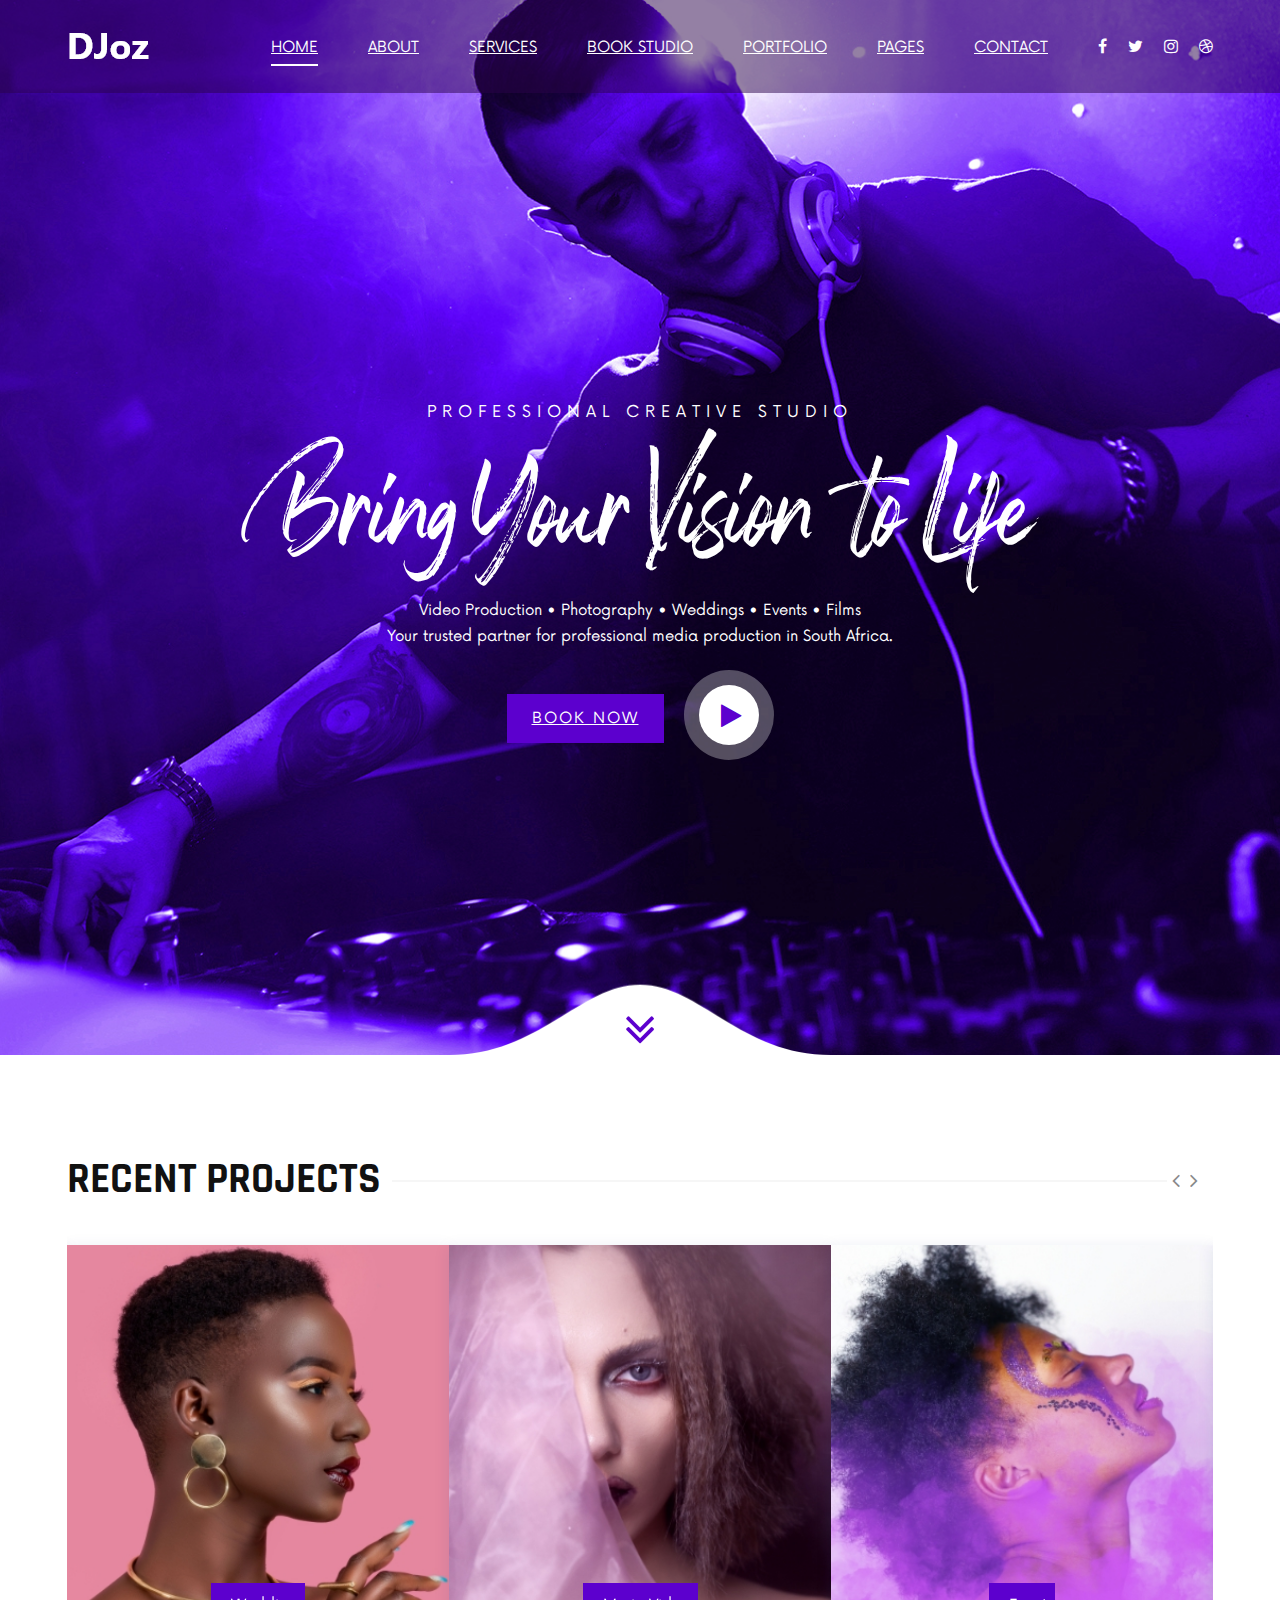
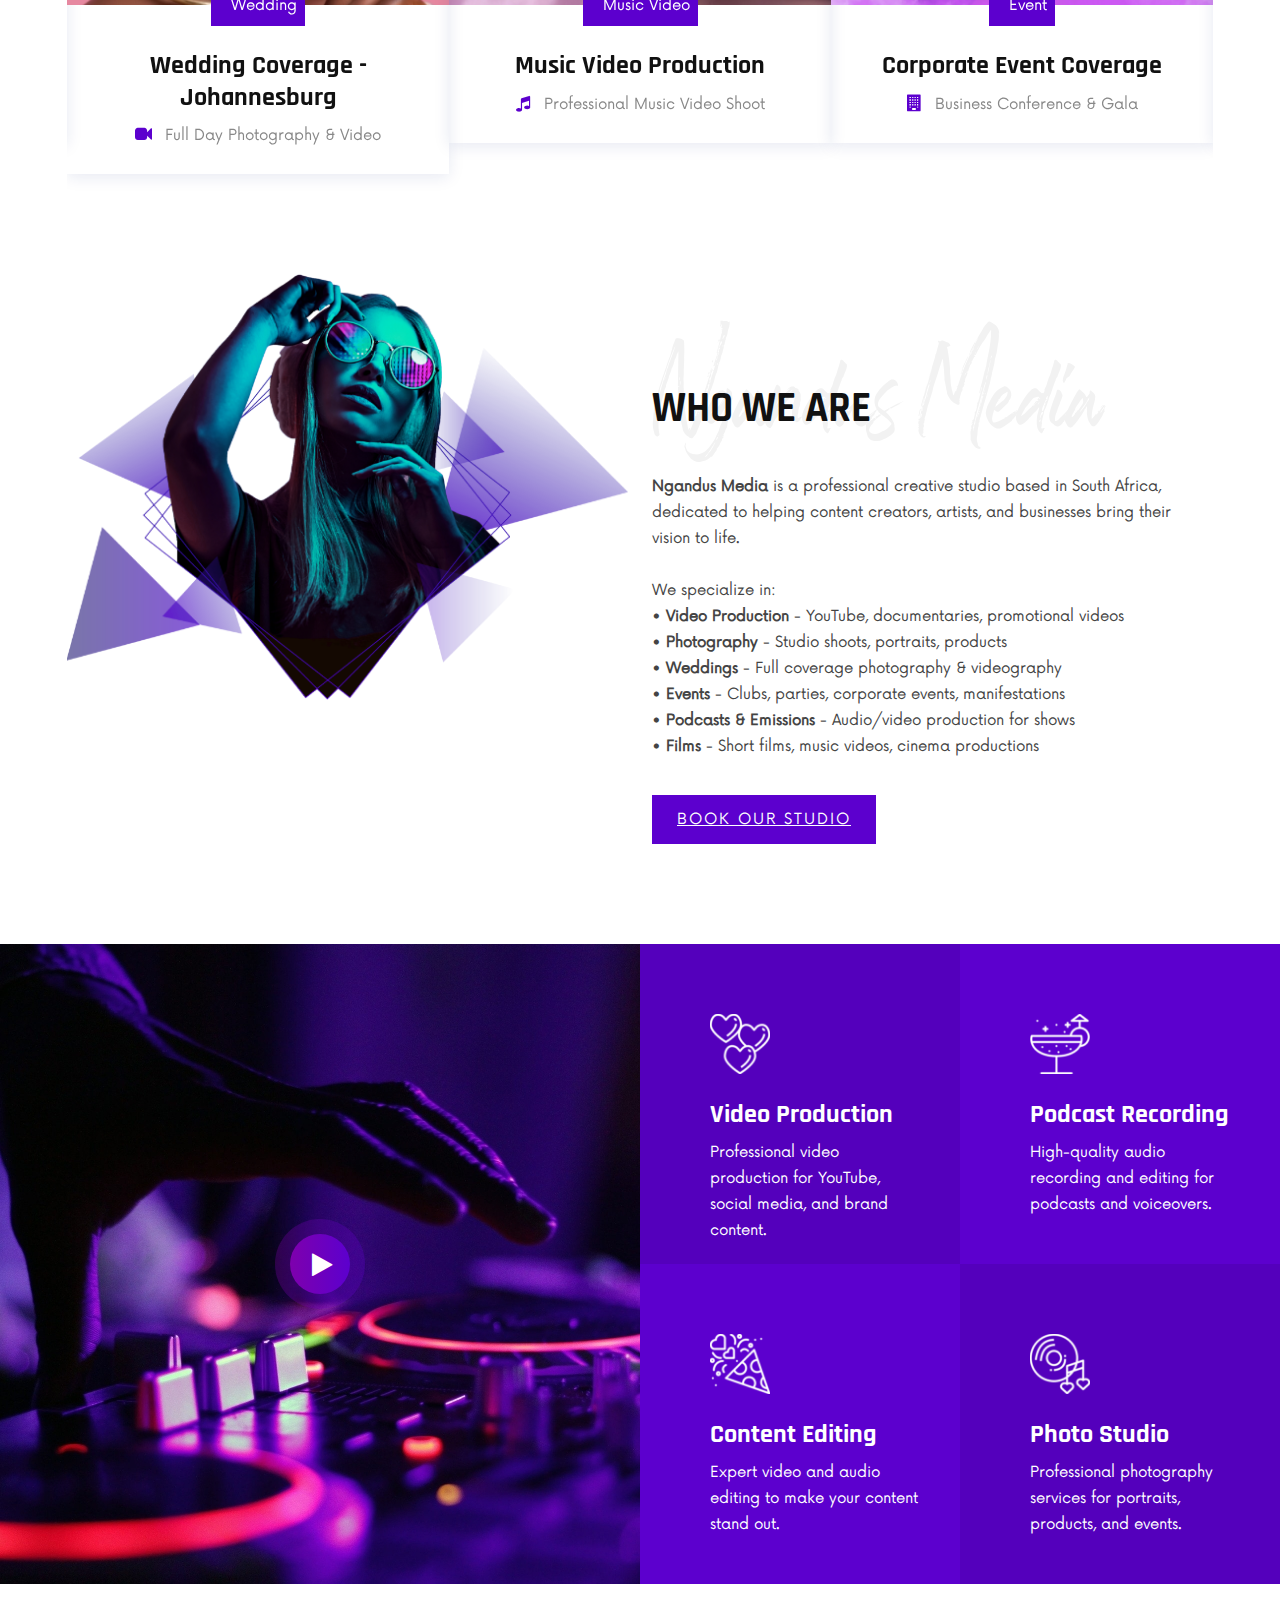
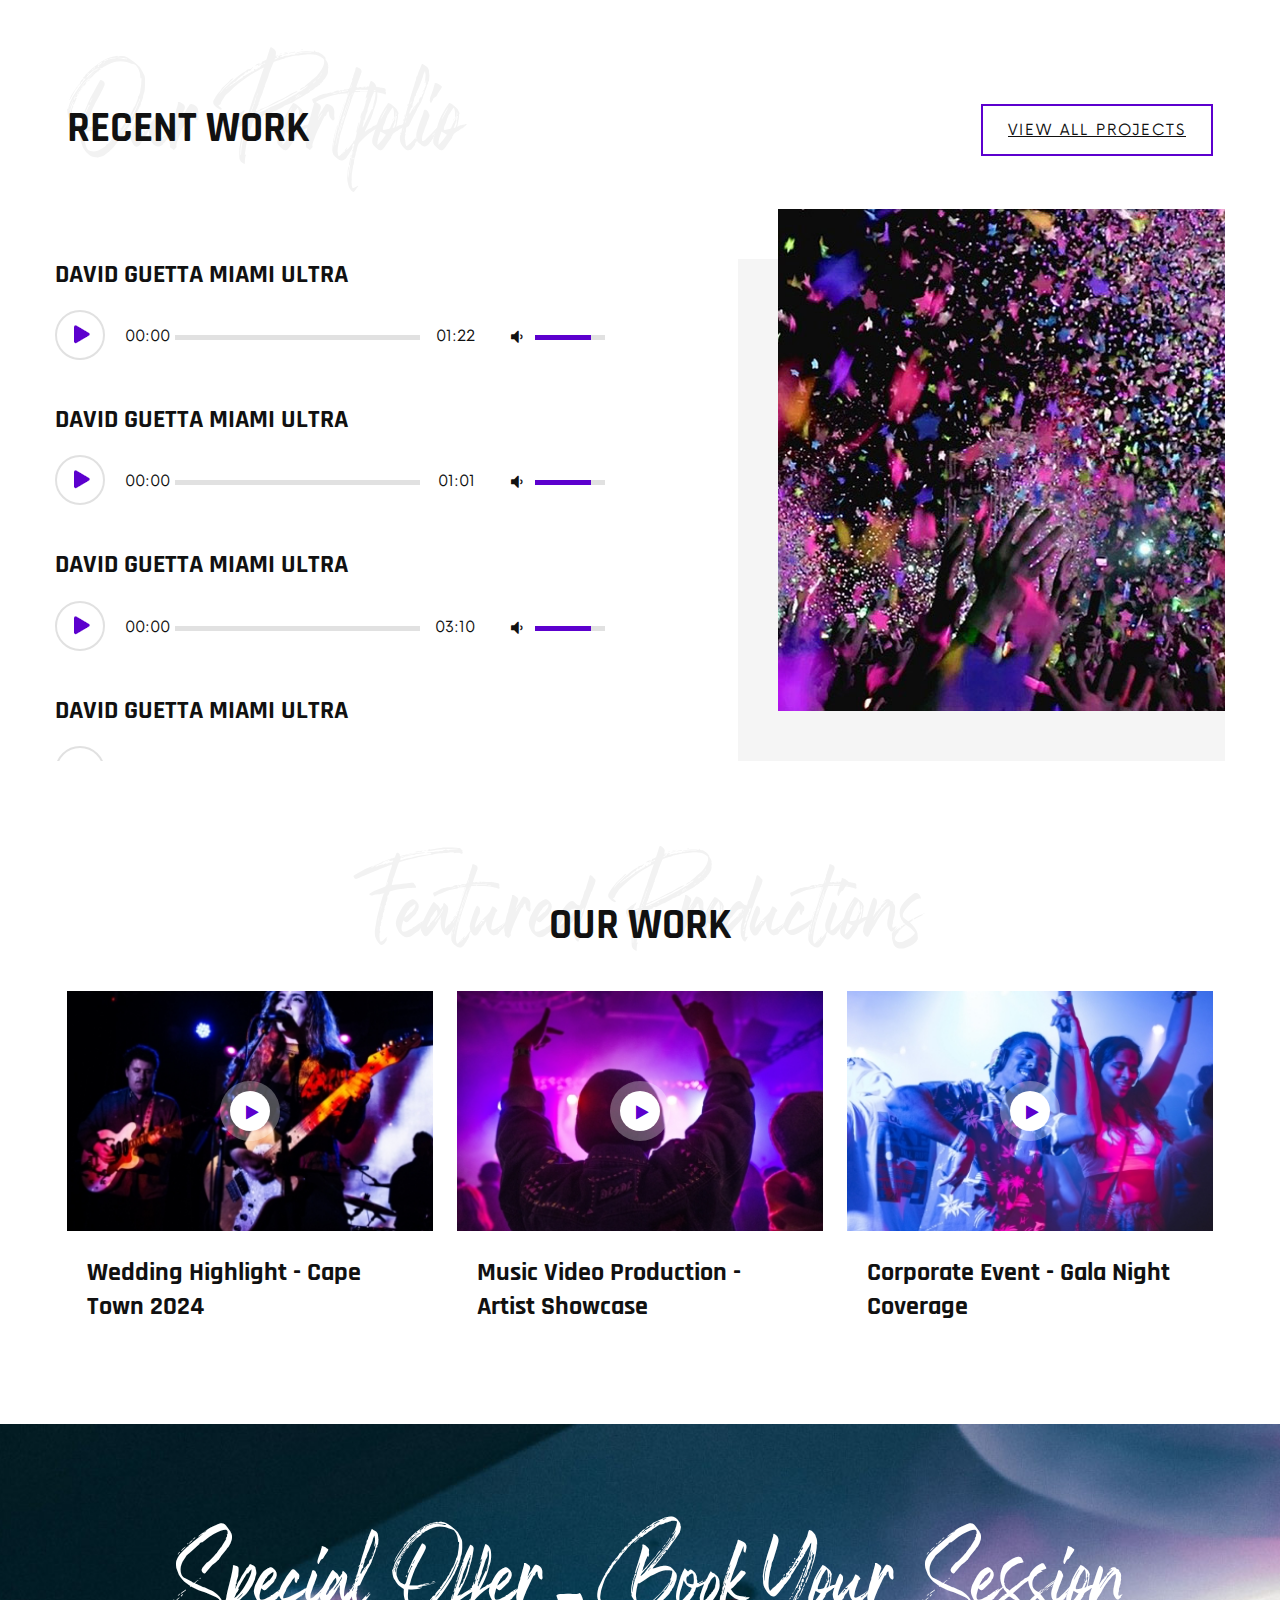
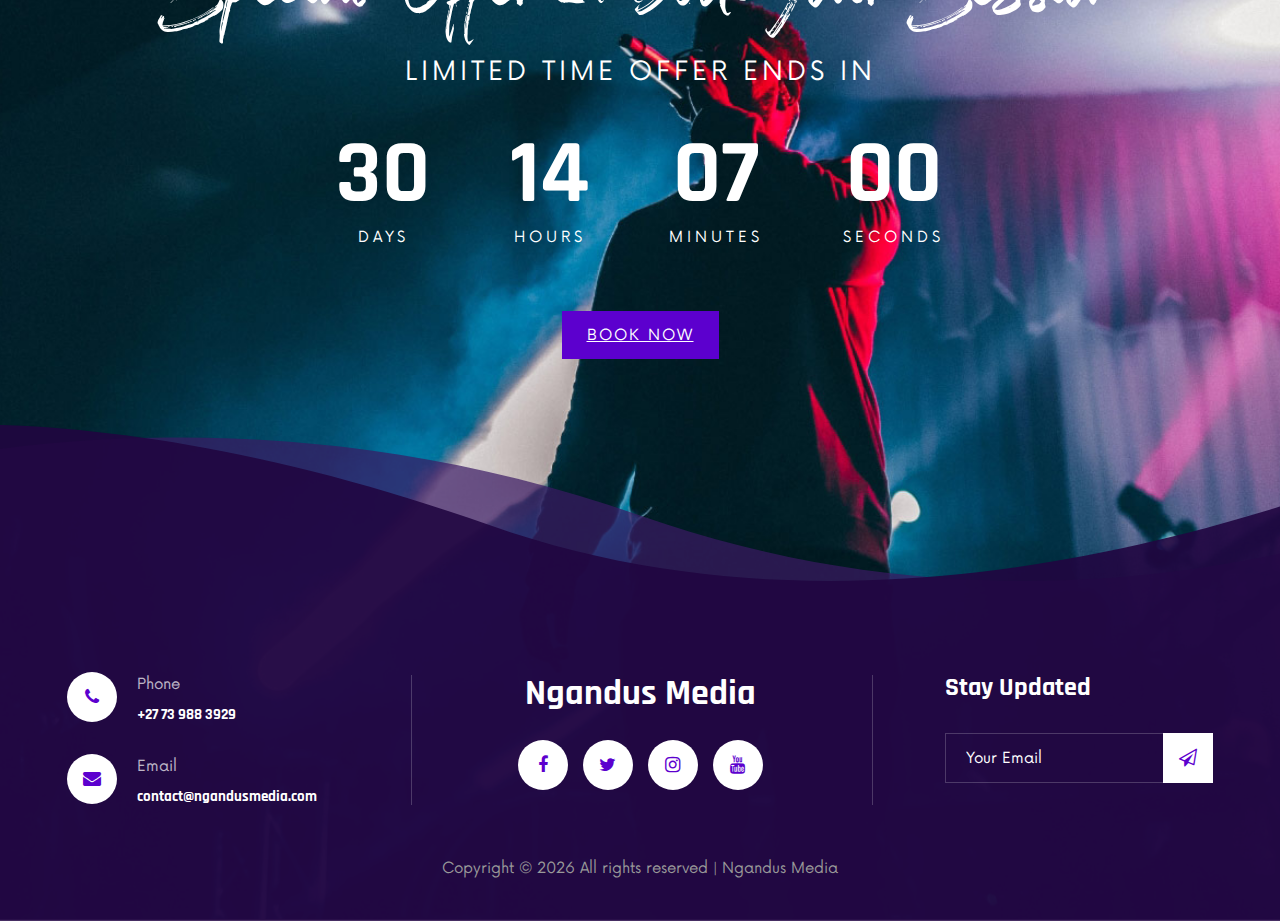
<file: frontend/index.html>
<!DOCTYPE html>
<html lang="en">

<head>
    <meta charset="UTF-8">
    <meta name="description" content="Ngandus Media - Creative Media Studio for Content Creators in South Africa">
    <meta name="keywords"
        content="Ngandus Media, studio, video production, content creation, South Africa, Johannesburg, Cape Town, YouTube, podcasts">
    <meta name="viewport" content="width=device-width, initial-scale=1.0">
    <meta http-equiv="X-UA-Compatible" content="ie=edge">
    <title>Ngandus Media | Creative Studio South Africa</title>

    <!-- Google Font -->
    <link href="https://fonts.googleapis.com/css2?family=Rajdhani:wght@400;500;600;700&display=swap" rel="stylesheet">

    <!-- Css Styles -->
    <!-- Bootstrap 5 CSS -->
    <link href="https://cdn.jsdelivr.net/npm/bootstrap@5.3.2/dist/css/bootstrap.min.css" rel="stylesheet">
    <link rel="stylesheet" href="css/font-awesome.min.css" type="text/css">
    <link rel="stylesheet" href="css/barfiller.css" type="text/css">
    <link rel="stylesheet" href="css/nowfont.css" type="text/css">
    <link rel="stylesheet" href="css/rockville.css" type="text/css">
    <link rel="stylesheet" href="css/magnific-popup.css" type="text/css">
    <link rel="stylesheet" href="css/owl.carousel.min.css" type="text/css">
    <link rel="stylesheet" href="css/slicknav.min.css" type="text/css">
    <link rel="stylesheet" href="css/style.css" type="text/css">
</head>

<body>
    <!-- Page Preloder -->
    <div id="preloder">
        <div class="loader"></div>
    </div>

    <!-- Header Section Begin -->
    <header class="header">
        <div class="container">
            <div class="row">
                <div class="col-lg-2 col-md-2">
                    <div class="header__logo">
                        <a href="./index.html"><img src="img/logo.png" alt=""></a>
                    </div>
                </div>
                <div class="col-lg-10 col-md-10">
                    <div class="header__nav">
                        <nav class="header__menu mobile-menu">
                            <ul>
                                <li class="active"><a href="./index.html">Home</a></li>
                                <li><a href="./about.html">About</a></li>
                                <li><a href="./services.html">Services</a></li>
                                <li><a href="./booking.html">Book Studio</a></li>
                                <li><a href="./videos.html">Portfolio</a></li>
                                <li><a href="#">Pages</a>
                                    <ul class="dropdown">
                                        <li><a href="./about.html">About Us</a></li>
                                        <li><a href="./blog.html">Blog</a></li>
                                        <li><a href="./gallery.html">Gallery</a></li>
                                    </ul>
                                </li>
                                <li><a href="./contact.html">Contact</a></li>
                            </ul>
                        </nav>
                        <div class="header__right__social">
                            <a href="#"><i class="fa fa-facebook"></i></a>
                            <a href="#"><i class="fa fa-twitter"></i></a>
                            <a href="#"><i class="fa fa-instagram"></i></a>
                            <a href="#"><i class="fa fa-dribbble"></i></a>
                        </div>
                    </div>
                </div>
            </div>
            <div id="mobile-menu-wrap"></div>
        </div>
    </header>
    <!-- Header Section End -->

    <!-- Hero Section Begin -->
    <section class="hero spad set-bg" data-setbg="img/hero-bg.png" id="hero-section">
        <div class="container">
            <div class="row">
                <div class="col-lg-12">
                    <div class="hero__text">
                        <span id="hero-subtitle"> Professional Creative Studio</span>
                        <h1 id="hero-title">Bring Your Vision to Life</h1>
                        <p id="hero-description">Video Production • Photography • Weddings • Events • Films<br />Your
                            trusted partner for professional media production in South Africa.</p>
                        <a href="./booking.html" class="primary-btn" style="margin-right: 15px;">Book Now</a>
                        <a href="#" class="play-btn video-popup" id="hero-video"><i class="fa fa-play"></i></a>
                    </div>
                </div>
            </div>
        </div>
        <div class="linear__icon">
            <i class="fa fa-angle-double-down"></i>
        </div>
    </section>
    <!-- Hero Section End -->

    <!-- Recent Projects Section Begin -->
    <section class="event spad" id="projects-section">
        <div class="container">
            <div class="row">
                <div class="col-lg-12">
                    <div class="section-title">
                        <h2>Recent Projects</h2>
                    </div>
                </div>
            </div>
            <div class="row">
                <div class="col-lg-12">
                    <div class="event__slider owl-carousel">
                        <div class="event__item">
                            <div class="event__item__pic set-bg" data-setbg="img/events/event-1.jpg">
                                <div class="tag-date">
                                    <span>Wedding</span>
                                </div>
                            </div>
                            <div class="event__item__text">
                                <h4>Wedding Coverage - Johannesburg</h4>
                                <p><i class="fa fa-video-camera"></i> Full Day Photography & Video</p>
                            </div>
                        </div>
                        <div class="event__item">
                            <div class="event__item__pic set-bg" data-setbg="img/events/event-2.jpg">
                                <div class="tag-date">
                                    <span>Music Video</span>
                                </div>
                            </div>
                            <div class="event__item__text">
                                <h4>Music Video Production</h4>
                                <p><i class="fa fa-music"></i> Professional Music Video Shoot</p>
                            </div>
                        </div>
                        <div class="event__item">
                            <div class="event__item__pic set-bg" data-setbg="img/events/event-3.jpg">
                                <div class="tag-date">
                                    <span>Event</span>
                                </div>
                            </div>
                            <div class="event__item__text">
                                <h4>Corporate Event Coverage</h4>
                                <p><i class="fa fa-building"></i> Business Conference & Gala</p>
                            </div>
                        </div>
                        <div class="event__item">
                            <div class="event__item__pic set-bg" data-setbg="img/events/event-2.jpg">
                                <div class="tag-date">
                                    <span>YouTube</span>
                                </div>
                            </div>
                            <div class="event__item__text">
                                <h4>YouTube Content Creation</h4>
                                <p><i class="fa fa-youtube-play"></i> Channel Production & Editing</p>
                            </div>
                        </div>
                    </div>
                </div>
            </div>
        </div>
    </section>
    <!-- Recent Projects Section End -->

    <!-- About Section Begin -->
    <section class="about spad" id="about-section">
        <div class="container">
            <div class="row">
                <div class="col-lg-6">
                    <div class="about__pic">
                        <img src="img/about/about.png" alt="Ngandus Media Studio" id="about-image">
                    </div>
                </div>
                <div class="col-lg-6">
                    <div class="about__text">
                        <div class="section-title">
                            <h2 id="about-subtitle">Who We Are</h2>
                            <h1 id="about-title">Ngandus Media</h1>
                        </div>
                        <p id="about-description">
                            <strong>Ngandus Media</strong> is a professional creative studio based in South Africa,
                            dedicated to helping
                            content creators, artists, and businesses bring their vision to life.<br /><br />
                            We specialize in:<br />
                            • <strong>Video Production</strong> - YouTube, documentaries, promotional videos<br />
                            • <strong>Photography</strong> - Studio shoots, portraits, products<br />
                            • <strong>Weddings</strong> - Full coverage photography & videography<br />
                            • <strong>Events</strong> - Clubs, parties, corporate events, manifestations<br />
                            • <strong>Podcasts & Emissions</strong> - Audio/video production for shows<br />
                            • <strong>Films</strong> - Short films, music videos, cinema productions
                        </p>
                        <a href="./booking.html" class="primary-btn" id="about-button">BOOK OUR STUDIO</a>
                    </div>
                </div>
            </div>
        </div>
    </section>
    <!-- About Section End -->

    <!-- Services Section Begin -->
    <section class="services" id="services-section">
        <div class="container-fluid">
            <div class="row">
                <div class="col-lg-6 p-0">
                    <div class="services__left set-bg" data-setbg="img/services/service-left.jpg" id="service-video-bg">
                        <a href="https://www.youtube.com/watch?v=JGwWNGJdvx8" class="play-btn video-popup"
                            id="service-video-link"><i class="fa fa-play"></i></a>
                    </div>
                </div>
                <div class="col-lg-6 p-0">
                    <div class="row services__list" id="services-list">
                        <div class="col-lg-6 p-0 order-lg-1 col-md-6 order-md-1">
                            <div class="service__item deep-bg">
                                <img src="img/services/service-1.png" alt="Video Production">
                                <h4>Video Production</h4>
                                <p>Professional video production for YouTube, social media, and brand content.</p>
                            </div>
                        </div>
                        <div class="col-lg-6 p-0 order-lg-2 col-md-6 order-md-2">
                            <div class="service__item">
                                <img src="img/services/service-2.png" alt="Podcast Recording">
                                <h4>Podcast Recording</h4>
                                <p>High-quality audio recording and editing for podcasts and voiceovers.</p>
                            </div>
                        </div>
                        <div class="col-lg-6 p-0 order-lg-4 col-md-6 order-md-4">
                            <div class="service__item deep-bg">
                                <img src="img/services/service-4.png" alt="Photo Studio">
                                <h4>Photo Studio</h4>
                                <p>Professional photography services for portraits, products, and events.</p>
                            </div>
                        </div>
                        <div class="col-lg-6 p-0 order-lg-3 col-md-6 order-md-3">
                            <div class="service__item">
                                <img src="img/services/service-3.png" alt="Content Editing">
                                <h4>Content Editing</h4>
                                <p>Expert video and audio editing to make your content stand out.</p>
                            </div>
                        </div>
                    </div>
                </div>
            </div>
        </div>
    </section>
    <!-- Services Section End -->

    <!-- Track Section Begin -->
    <section class="track spad" id="portfolio-section">
        <div class="container">
            <div class="row">
                <div class="col-lg-7">
                    <div class="section-title">
                        <h2>Recent Work</h2>
                        <h1>Our Portfolio</h1>
                    </div>
                </div>
                <div class="col-lg-5">
                    <div class="track__all">
                        <a href="./videos.html" class="primary-btn border-btn">View All Projects</a>
                    </div>
                </div>
            </div>
            <div class="row">
                <div class="col-lg-7 p-0">
                    <div class="track__content nice-scroll">
                        <div class="single_player_container">
                            <h4>David Guetta Miami Ultra</h4>
                            <div class="jp-jplayer jplayer" data-ancestor=".jp_container_1"
                                data-url="music-files/1.mp3"></div>
                            <div class="jp-audio jp_container_1" role="application" aria-label="media player">
                                <div class="jp-gui jp-interface">
                                    <!-- Player Controls -->
                                    <div class="player_controls_box">
                                        <button class="jp-play player_button" tabindex="0"></button>
                                    </div>
                                    <!-- Progress Bar -->
                                    <div class="player_bars">
                                        <div class="jp-progress">
                                            <div class="jp-seek-bar">
                                                <div>
                                                    <div class="jp-play-bar">
                                                        <div class="jp-current-time" role="timer" aria-label="time">0:00
                                                        </div>
                                                    </div>
                                                </div>
                                            </div>
                                        </div>
                                        <div class="jp-duration ml-auto" role="timer" aria-label="duration">00:00</div>
                                    </div>
                                    <!-- Volume Controls -->
                                    <div class="jp-volume-controls">
                                        <button class="jp-mute" tabindex="0"><i class="fa fa-volume-down"></i></button>
                                        <div class="jp-volume-bar">
                                            <div class="jp-volume-bar-value" style="width: 0%;"></div>
                                        </div>
                                    </div>
                                </div>
                            </div>
                        </div>
                        <div class="single_player_container">
                            <h4>David Guetta Miami Ultra</h4>
                            <div class="jp-jplayer jplayer" data-ancestor=".jp_container_2"
                                data-url="music-files/2.mp3"></div>
                            <div class="jp-audio jp_container_2" role="application" aria-label="media player">
                                <div class="jp-gui jp-interface">
                                    <!-- Player Controls -->
                                    <div class="player_controls_box">
                                        <button class="jp-play player_button" tabindex="0"></button>
                                    </div>
                                    <!-- Progress Bar -->
                                    <div class="player_bars">
                                        <div class="jp-progress">
                                            <div class="jp-seek-bar">
                                                <div>
                                                    <div class="jp-play-bar">
                                                        <div class="jp-current-time" role="timer" aria-label="time">0:00
                                                        </div>
                                                    </div>
                                                </div>
                                            </div>
                                        </div>
                                        <div class="jp-duration ml-auto" role="timer" aria-label="duration">00:00</div>
                                    </div>
                                    <!-- Volume Controls -->
                                    <div class="jp-volume-controls">
                                        <button class="jp-mute" tabindex="0"><i class="fa fa-volume-down"></i></button>
                                        <div class="jp-volume-bar">
                                            <div class="jp-volume-bar-value" style="width: 0%;"></div>
                                        </div>
                                    </div>
                                </div>
                            </div>
                        </div>
                        <div class="single_player_container">
                            <h4>David Guetta Miami Ultra</h4>
                            <div class="jp-jplayer jplayer" data-ancestor=".jp_container_3"
                                data-url="music-files/3.mp3"></div>
                            <div class="jp-audio jp_container_3" role="application" aria-label="media player">
                                <div class="jp-gui jp-interface">
                                    <!-- Player Controls -->
                                    <div class="player_controls_box">
                                        <button class="jp-play player_button" tabindex="0"></button>
                                    </div>
                                    <!-- Progress Bar -->
                                    <div class="player_bars">
                                        <div class="jp-progress">
                                            <div class="jp-seek-bar">
                                                <div>
                                                    <div class="jp-play-bar">
                                                        <div class="jp-current-time" role="timer" aria-label="time">0:00
                                                        </div>
                                                    </div>
                                                </div>
                                            </div>
                                        </div>
                                        <div class="jp-duration ml-auto" role="timer" aria-label="duration">00:00</div>
                                    </div>
                                    <!-- Volume Controls -->
                                    <div class="jp-volume-controls">
                                        <button class="jp-mute" tabindex="0"><i class="fa fa-volume-down"></i></button>
                                        <div class="jp-volume-bar">
                                            <div class="jp-volume-bar-value" style="width: 0%;"></div>
                                        </div>
                                    </div>
                                </div>
                            </div>
                        </div>
                        <div class="single_player_container">
                            <h4>David Guetta Miami Ultra</h4>
                            <div class="jp-jplayer jplayer" data-ancestor=".jp_container_4"
                                data-url="music-files/4.mp3"></div>
                            <div class="jp-audio jp_container_4" role="application" aria-label="media player">
                                <div class="jp-gui jp-interface">
                                    <!-- Player Controls -->
                                    <div class="player_controls_box">
                                        <button class="jp-play player_button" tabindex="0"></button>
                                    </div>
                                    <!-- Progress Bar -->
                                    <div class="player_bars">
                                        <div class="jp-progress">
                                            <div class="jp-seek-bar">
                                                <div>
                                                    <div class="jp-play-bar">
                                                        <div class="jp-current-time" role="timer" aria-label="time">0:00
                                                        </div>
                                                    </div>
                                                </div>
                                            </div>
                                        </div>
                                        <div class="jp-duration ml-auto" role="timer" aria-label="duration">00:00</div>
                                    </div>
                                    <!-- Volume Controls -->
                                    <div class="jp-volume-controls">
                                        <button class="jp-mute" tabindex="0"><i class="fa fa-volume-down"></i></button>
                                        <div class="jp-volume-bar">
                                            <div class="jp-volume-bar-value" style="width: 0%;"></div>
                                        </div>
                                    </div>
                                </div>
                            </div>
                        </div>
                        <div class="single_player_container">
                            <h4>David Guetta Miami Ultra</h4>
                            <div class="jp-jplayer jplayer" data-ancestor=".jp_container_5"
                                data-url="music-files/5.mp3"></div>
                            <div class="jp-audio jp_container_5" role="application" aria-label="media player">
                                <div class="jp-gui jp-interface">
                                    <!-- Player Controls -->
                                    <div class="player_controls_box">
                                        <button class="jp-play player_button" tabindex="0"></button>
                                    </div>
                                    <!-- Progress Bar -->
                                    <div class="player_bars">
                                        <div class="jp-progress">
                                            <div class="jp-seek-bar">
                                                <div>
                                                    <div class="jp-play-bar">
                                                        <div class="jp-current-time" role="timer" aria-label="time">0:00
                                                        </div>
                                                    </div>
                                                </div>
                                            </div>
                                        </div>
                                        <div class="jp-duration ml-auto" role="timer" aria-label="duration">00:00</div>
                                    </div>
                                    <!-- Volume Controls -->
                                    <div class="jp-volume-controls">
                                        <button class="jp-mute" tabindex="0"><i class="fa fa-volume-down"></i></button>
                                        <div class="jp-volume-bar">
                                            <div class="jp-volume-bar-value" style="width: 0%;"></div>
                                        </div>
                                    </div>
                                </div>
                            </div>
                        </div>
                        <div class="single_player_container">
                            <h4>David Guetta Miami Ultra</h4>
                            <div class="jp-jplayer jplayer" data-ancestor=".jp_container_6"
                                data-url="music-files/6.mp3"></div>
                            <div class="jp-audio jp_container_6" role="application" aria-label="media player">
                                <div class="jp-gui jp-interface">
                                    <!-- Player Controls -->
                                    <div class="player_controls_box">
                                        <button class="jp-play player_button" tabindex="0"></button>
                                    </div>
                                    <!-- Progress Bar -->
                                    <div class="player_bars">
                                        <div class="jp-progress">
                                            <div class="jp-seek-bar">
                                                <div>
                                                    <div class="jp-play-bar">
                                                        <div class="jp-current-time" role="timer" aria-label="time">0:00
                                                        </div>
                                                    </div>
                                                </div>
                                            </div>
                                        </div>
                                        <div class="jp-duration ml-auto" role="timer" aria-label="duration">00:00</div>
                                    </div>
                                    <!-- Volume Controls -->
                                    <div class="jp-volume-controls">
                                        <button class="jp-mute" tabindex="0"><i class="fa fa-volume-down"></i></button>
                                        <div class="jp-volume-bar">
                                            <div class="jp-volume-bar-value" style="width: 0%;"></div>
                                        </div>
                                    </div>
                                </div>
                            </div>
                        </div>
                    </div>
                </div>
                <div class="col-lg-5 p-0">
                    <div class="track__pic">
                        <img src="img/track-right.jpg" alt="">
                    </div>
                </div>
            </div>
        </div>
    </section>
    <!-- Track Section End -->

    <!-- Youtube Section Begin -->
    <section class="youtube spad" id="portfolio-videos">
        <div class="container">
            <div class="row">
                <div class="col-lg-12">
                    <div class="section-title">
                        <h2>Our Work</h2>
                        <h1>Featured Productions</h1>
                    </div>
                </div>
            </div>
            <div class="row">
                <div class="col-lg-4 col-md-6 col-sm-6">
                    <div class="youtube__item">
                        <div class="youtube__item__pic set-bg" data-setbg="img/youtube/youtube-1.jpg">
                            <a href="https://www.youtube.com/watch?v=yJg-Y5byMMw?autoplay=1"
                                class="play-btn video-popup"><i class="fa fa-play"></i></a>
                        </div>
                        <div class="youtube__item__text">
                            <h4>Wedding Highlight - Cape Town 2024</h4>
                        </div>
                    </div>
                </div>
                <div class="col-lg-4 col-md-6 col-sm-6">
                    <div class="youtube__item">
                        <div class="youtube__item__pic set-bg" data-setbg="img/youtube/youtube-2.jpg">
                            <a href="https://www.youtube.com/watch?v=K4DyBUG242c?autoplay=1"
                                class="play-btn video-popup"><i class="fa fa-play"></i></a>
                        </div>
                        <div class="youtube__item__text">
                            <h4>Music Video Production - Artist Showcase</h4>
                        </div>
                    </div>
                </div>
                <div class="col-lg-4 col-md-6 col-sm-6">
                    <div class="youtube__item">
                        <div class="youtube__item__pic set-bg" data-setbg="img/youtube/youtube-3.jpg">
                            <a href="https://www.youtube.com/watch?v=S19UcWdOA-I?autoplay=1"
                                class="play-btn video-popup"><i class="fa fa-play"></i></a>
                        </div>
                        <div class="youtube__item__text">
                            <h4>Corporate Event - Gala Night Coverage</h4>
                        </div>
                    </div>
                </div>
            </div>
        </div>
    </section>
    <!-- Youtube Section End -->

    <!-- Countdown Section Begin -->
    <section class="countdown spad set-bg" data-setbg="img/countdown-bg.jpg" id="countdown-section">
        <div class="container">
            <div class="row">
                <div class="col-lg-12">
                    <div class="countdown__text">
                        <h1 id="countdown-title">Special Offer - Book Your Session</h1>
                        <h4 id="countdown-subtitle">Limited time offer ends in</h4>
                    </div>
                    <div class="countdown__timer" id="countdown-time">
                        <div class="countdown__item">
                            <span>20</span>
                            <p>days</p>
                        </div>
                        <div class="countdown__item">
                            <span>45</span>
                            <p>hours</p>
                        </div>
                        <div class="countdown__item">
                            <span>18</span>
                            <p>minutes</p>
                        </div>
                        <div class="countdown__item">
                            <span>09</span>
                            <p>seconds</p>
                        </div>
                    </div>
                    <div class="buy__tickets">
                        <a href="./booking.html" class="primary-btn" id="countdown-button">Book Now</a>
                    </div>
                </div>
            </div>
        </div>
    </section>
    <!-- Countdown Section End -->

    <!-- Footer Section Begin -->
    <footer class="footer spad set-bg" data-setbg="img/footer-bg.png">
        <div class="container">
            <div class="row">
                <div class="col-lg-3 col-md-6">
                    <div class="footer__address">
                        <ul>
                            <li>
                                <i class="fa fa-phone"></i>
                                <p>Phone</p>
                                <h6 id="footer-phone">+27 73 988 3929</h6>
                            </li>
                            <li>
                                <i class="fa fa-envelope"></i>
                                <p>Email</p>
                                <h6 id="footer-email">contact@ngandusmedia.com</h6>
                            </li>
                        </ul>
                    </div>
                </div>
                <div class="col-lg-4 offset-lg-1 col-md-6">
                    <div class="footer__social">
                        <h2>Ngandus Media</h2>
                        <div class="footer__social__links" id="footer-social">
                            <a href="#" id="footer-facebook"><i class="fa fa-facebook"></i></a>
                            <a href="#" id="footer-twitter"><i class="fa fa-twitter"></i></a>
                            <a href="#" id="footer-instagram"><i class="fa fa-instagram"></i></a>
                            <a href="#" id="footer-youtube"><i class="fa fa-youtube"></i></a>
                        </div>
                    </div>
                </div>
                <div class="col-lg-3 offset-lg-1 col-md-6">
                    <div class="footer__newslatter">
                        <h4>Stay Updated</h4>
                        <form id="newsletter-form">
                            <input type="email" placeholder="Your Email" id="newsletter-email" required>
                            <button type="submit"><i class="fa fa-send-o"></i></button>
                        </form>
                    </div>
                </div>
            </div>
            <!-- Link back to Colorlib can't be removed. Template is licensed under CC BY 3.0. -->
            <div class="footer__copyright__text">
                <p>Copyright &copy;
                    <script>document.write(new Date().getFullYear());</script> All rights reserved | Ngandus Media
                </p>
            </div>
            <!-- Link back to Colorlib can't be removed. Template is licensed under CC BY 3.0. -->
        </div>
    </footer>
    <!-- Footer Section End -->

    <!-- Js Plugins -->
    <script src="js/jquery-3.3.1.min.js"></script>
    <!-- Bootstrap 5 JS Bundle -->
    <script src="https://cdn.jsdelivr.net/npm/bootstrap@5.3.2/dist/js/bootstrap.bundle.min.js"></script>
    <script src="js/jquery.magnific-popup.min.js"></script>
    <script src="js/jquery.nicescroll.min.js"></script>
    <script src="js/jquery.barfiller.js"></script>
    <script src="js/jquery.countdown.min.js"></script>
    <script src="js/jquery.slicknav.js"></script>
    <script src="js/owl.carousel.min.js"></script>
    <script src="js/main.js"></script>

    <!-- Music Plugin -->
    <script src="js/jquery.jplayer.min.js"></script>
    <script src="js/jplayerInit.js"></script>

    <!-- API Integration -->
    <script src="js/api.js"></script>
</body>

</html>
</file>
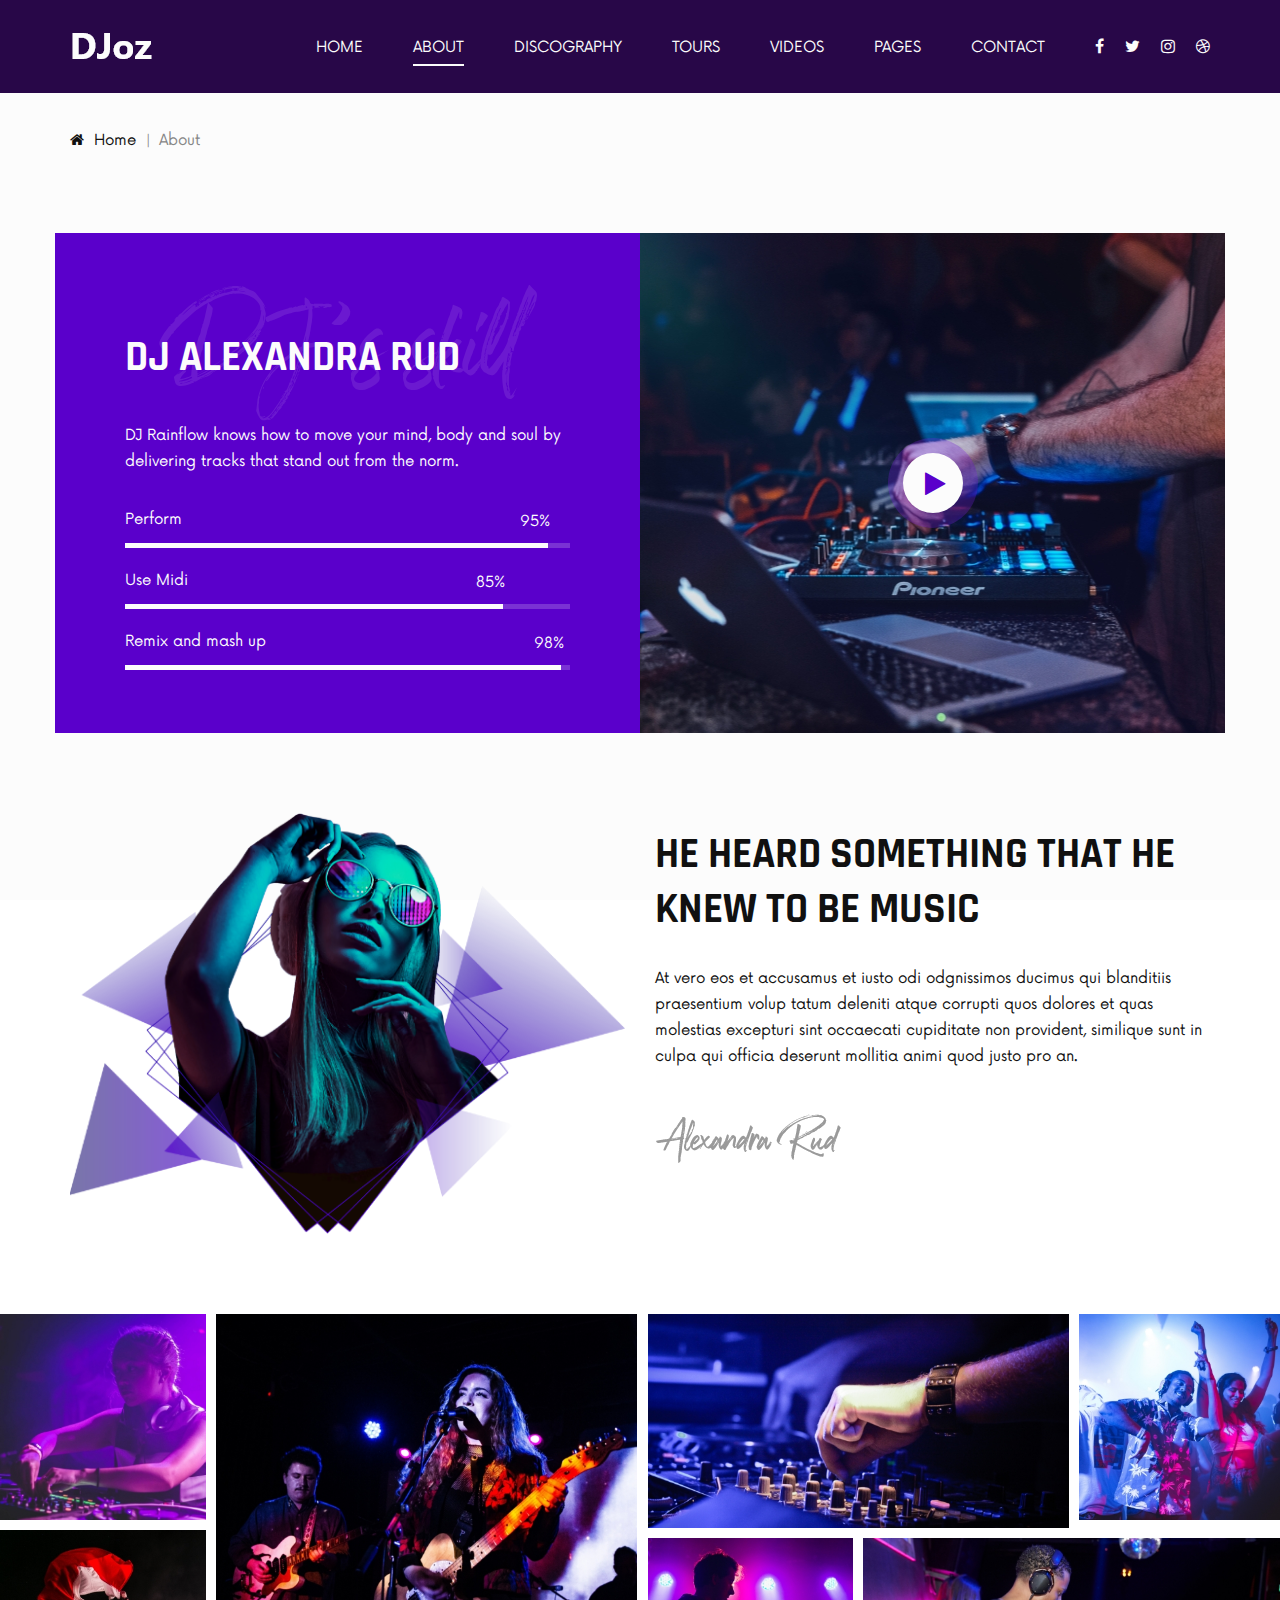
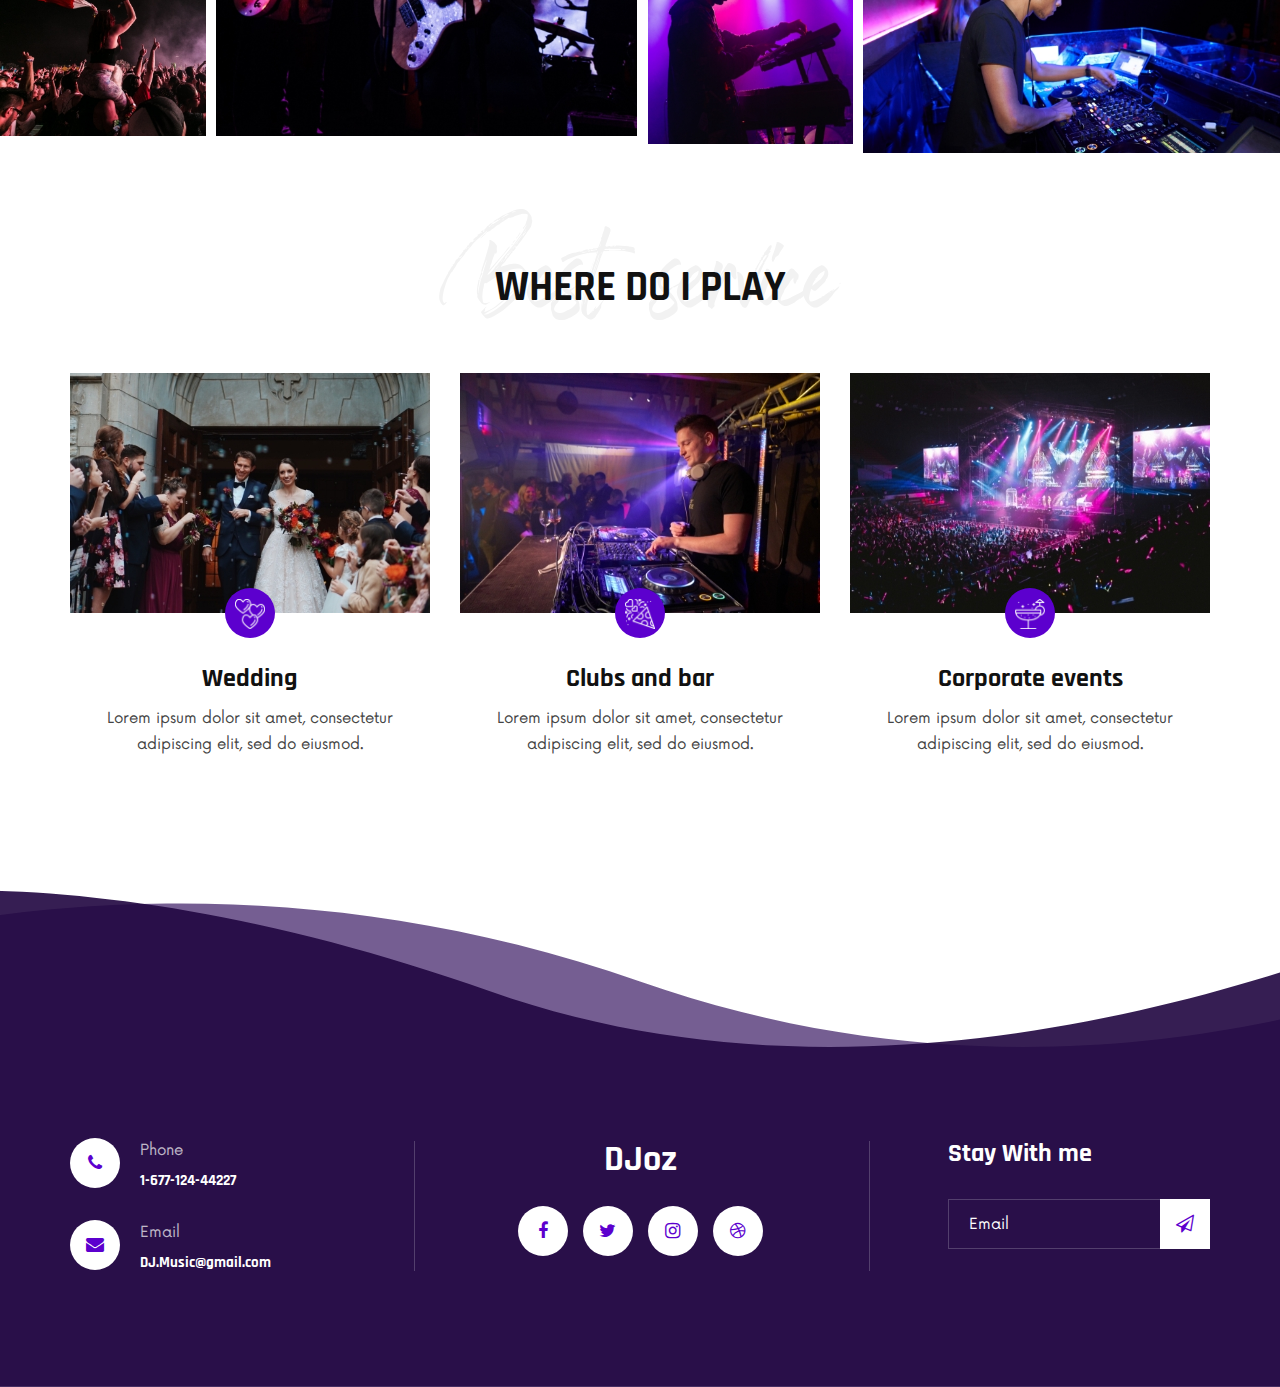
<file: frontend/about.html>
<!DOCTYPE html>
<html lang="zxx">

<head>
    <meta charset="UTF-8">
    <meta name="description" content="DJoz Template">
    <meta name="keywords" content="DJoz, unica, creative, html">
    <meta name="viewport" content="width=device-width, initial-scale=1.0">
    <meta http-equiv="X-UA-Compatible" content="ie=edge">
    <title>DJoz | Template</title>

    <!-- Google Font -->
    <link href="https://fonts.googleapis.com/css2?family=Rajdhani:wght@400;500;600;700&display=swap" rel="stylesheet">

    <!-- Css Styles -->
    <link rel="stylesheet" href="css/bootstrap.min.css" type="text/css">
    <link rel="stylesheet" href="css/font-awesome.min.css" type="text/css">
    <link rel="stylesheet" href="css/barfiller.css" type="text/css">
    <link rel="stylesheet" href="css/nowfont.css" type="text/css">
    <link rel="stylesheet" href="css/rockville.css" type="text/css">
    <link rel="stylesheet" href="css/magnific-popup.css" type="text/css">
    <link rel="stylesheet" href="css/owl.carousel.min.css" type="text/css">
    <link rel="stylesheet" href="css/slicknav.min.css" type="text/css">
    <link rel="stylesheet" href="css/style.css" type="text/css">
</head>

<body>
    <!-- Page Preloder -->
    <div id="preloder">
        <div class="loader"></div>
    </div>

    <!-- Header Section Begin -->
    <header class="header header--normal">
        <div class="container">
            <div class="row">
                <div class="col-lg-2 col-md-2">
                    <div class="header__logo">
                        <a href="./index.html"><img src="img/logo.png" alt=""></a>
                    </div>
                </div>
                <div class="col-lg-10 col-md-10">
                    <div class="header__nav">
                        <nav class="header__menu mobile-menu">
                            <ul>
                                <li><a href="./index.html">Home</a></li>
                                <li class="active"><a href="./about.html">About</a></li>
                                <li><a href="./discography.html">Discography</a></li>
                                <li><a href="./tours.html">Tours</a></li>
                                <li><a href="./videos.html">Videos</a></li>
                                <li><a href="#">Pages</a>
                                    <ul class="dropdown">
                                        <li><a href="./about.html">About</a></li>
                                        <li><a href="./blog.html">Blog</a></li>
                                        <li><a href="./blog-details.html">Blog Details</a></li>
                                    </ul>
                                </li>
                                <li><a href="./contact.html">Contact</a></li>
                            </ul>
                        </nav>
                        <div class="header__right__social">
                            <a href="#"><i class="fa fa-facebook"></i></a>
                            <a href="#"><i class="fa fa-twitter"></i></a>
                            <a href="#"><i class="fa fa-instagram"></i></a>
                            <a href="#"><i class="fa fa-dribbble"></i></a>
                        </div>
                    </div>
                </div>
            </div>
            <div id="mobile-menu-wrap"></div>
        </div>
    </header>
    <!-- Header Section End -->

    <!-- Breadcrumb Begin -->
    <div class="breadcrumb-option">
        <div class="container">
            <div class="row">
                <div class="col-lg-12">
                    <div class="breadcrumb__links">
                        <a href="#"><i class="fa fa-home"></i> Home</a>
                        <span>About</span>
                    </div>
                </div>
            </div>
        </div>
    </div>
    <!-- Breadcrumb End -->

    <!-- Skills Section Begin -->
    <section class="skills spad">
        <div class="container">
            <div class="row">
                <div class="col-lg-6 p-0">
                    <div class="skills__content">
                        <div class="section-title">
                            <h2>DJ Alexandra Rud</h2>
                            <h1>DJ’s skill</h1>
                        </div>
                        <p>DJ Rainflow knows how to move your mind, body and soul by delivering tracks that stand out
                            from the norm.</p>
                        <div class="skill__bar__item">
                            <p>Perform</p>
                            <div id="bar1" class="barfiller">
                                <span class="tip"></span>
                                <span class="fill" data-percentage="95"></span>
                            </div>
                        </div>
                        <div class="skill__bar__item">
                            <p>Use Midi</p>
                            <div id="bar2" class="barfiller">
                                <span class="tip"></span>
                                <span class="fill" data-percentage="85"></span>
                            </div>
                        </div>
                        <div class="skill__bar__item">
                            <p>Remix and mash up</p>
                            <div id="bar3" class="barfiller">
                                <span class="tip"></span>
                                <span class="fill" data-percentage="98"></span>
                            </div>
                        </div>
                    </div>
                </div>
                <div class="col-lg-6 p-0">
                    <div class="skills__video set-bg" data-setbg="img/skill-video.jpg">
                        <a href="https://www.youtube.com/watch?v=S19UcWdOA-I?autoplay=1" class="play-btn video-popup"><i class="fa fa-play"></i></a>
                    </div>
                </div>
            </div>
        </div>
    </section>
    <!-- Skills Section End -->

    <!-- About Section Begin -->
    <section class="about about--page spad">
        <div class="container">
            <div class="row">
                <div class="col-lg-6">
                    <div class="about__pic">
                        <img src="img/about/about.png" alt="">
                    </div>
                </div>
                <div class="col-lg-6">
                    <div class="about__text">
                        <div class="section-title">
                            <h2>He heard something that he knew to be music</h2>
                        </div>
                        <p>At vero eos et accusamus et iusto odi odgnissimos ducimus qui blanditiis praesentium volup
                            tatum deleniti atque corrupti quos dolores et quas molestias excepturi sint occaecati
                            cupiditate non provident, similique sunt in culpa qui officia deserunt mollitia animi quod
                            justo pro an.</p>
                        <img src="img/about/signature.png" alt="">
                    </div>
                </div>
            </div>
        </div>
    </section>
    <!-- About Section End -->

    <!-- About Pic Begin -->
    <div class="about-pic">
        <div class="container-fluid">
            <div class="row">
                <div class="col-lg-6">
                    <div class="row">
                        <div class="col-lg-4 col-md-4 col-sm-4 p-0">
                            <img src="img/about/ap-1.jpg" alt="">
                            <img src="img/about/ap-2.jpg" alt="">
                        </div>
                        <div class="col-lg-8 col-md-8 col-sm-8 p-0">
                            <img src="img/about/ap-3.jpg" alt="">
                        </div>
                    </div>
                </div>
                <div class="col-lg-6">
                    <div class="row">
                        <div class="col-lg-8 col-md-8 col-sm-8 p-0">
                            <img src="img/about/ap-4.jpg" alt="">
                        </div>
                        <div class="col-lg-4 col-md-4 col-sm-4 p-0">
                            <img src="img/about/ap-5.jpg" alt="">
                        </div>
                        <div class="col-lg-4 col-md-4 col-sm-4 p-0">
                            <img src="img/about/ap-6.jpg" alt="">
                        </div>
                        <div class="col-lg-8 col-md-8 col-sm-8 p-0">
                            <img src="img/about/ap-7.jpg" alt="">
                        </div>
                    </div>
                </div>
            </div>
        </div>
    </div>
    <!-- About Pic End -->

    <!-- About Services Section Begin -->
    <section class="about-services spad">
        <div class="container">
            <div class="row">
                <div class="col-lg-12">
                    <div class="section-title center-title">
                        <h2>WHERE DO I PLAY</h2>
                        <h1>Best service</h1>
                    </div>
                </div>
            </div>
            <div class="row">
                <div class="col-lg-4 col-md-6 col-sm-6">
                    <div class="about__services__item">
                        <div class="about__services__item__pic set-bg" data-setbg="img/services/as-1.jpg">
                            <div class="icon">
                                <img src="img/services/as-icon-1.png" alt="">
                            </div>
                        </div>
                        <div class="about__services__item__text">
                            <h4>Wedding</h4>
                            <p>Lorem ipsum dolor sit amet, consectetur adipiscing elit, sed do eiusmod.</p>
                        </div>
                    </div>
                </div>
                <div class="col-lg-4 col-md-6 col-sm-6">
                    <div class="about__services__item">
                        <div class="about__services__item__pic set-bg" data-setbg="img/services/as-2.jpg">
                            <div class="icon">
                                <img src="img/services/as-icon-2.png" alt="">
                            </div>
                        </div>
                        <div class="about__services__item__text">
                            <h4>Clubs and bar</h4>
                            <p>Lorem ipsum dolor sit amet, consectetur adipiscing elit, sed do eiusmod.</p>
                        </div>
                    </div>
                </div>
                <div class="col-lg-4 col-md-6 col-sm-6">
                    <div class="about__services__item">
                        <div class="about__services__item__pic set-bg" data-setbg="img/services/as-3.jpg">
                            <div class="icon">
                                <img src="img/services/as-icon-3.png" alt="">
                            </div>
                        </div>
                        <div class="about__services__item__text">
                            <h4>Corporate events</h4>
                            <p>Lorem ipsum dolor sit amet, consectetur adipiscing elit, sed do eiusmod.</p>
                        </div>
                    </div>
                </div>
            </div>
        </div>
    </section>
    <!-- About Services Section End -->

    <!-- Footer Section Begin -->
    <footer class="footer footer--normal spad set-bg" data-setbg="img/footer-bg.png">
        <div class="container">
            <div class="row">
                <div class="col-lg-3 col-md-6">
                    <div class="footer__address">
                        <ul>
                            <li>
                                <i class="fa fa-phone"></i>
                                <p>Phone</p>
                                <h6>1-677-124-44227</h6>
                            </li>
                            <li>
                                <i class="fa fa-envelope"></i>
                                <p>Email</p>
                                <h6>DJ.Music@gmail.com</h6>
                            </li>
                        </ul>
                    </div>
                </div>
                <div class="col-lg-4 offset-lg-1 col-md-6">
                    <div class="footer__social">
                        <h2>DJoz</h2>
                        <div class="footer__social__links">
                            <a href="#"><i class="fa fa-facebook"></i></a>
                            <a href="#"><i class="fa fa-twitter"></i></a>
                            <a href="#"><i class="fa fa-instagram"></i></a>
                            <a href="#"><i class="fa fa-dribbble"></i></a>
                        </div>
                    </div>
                </div>
                <div class="col-lg-3 offset-lg-1 col-md-6">
                    <div class="footer__newslatter">
                        <h4>Stay With me</h4>
                        <form action="#">
                            <input type="text" placeholder="Email">
                            <button type="submit"><i class="fa fa-send-o"></i></button>
                        </form>
                    </div>
                </div>
            </div>
        </div>
    </footer>
    <!-- Footer Section End -->

    <!-- Js Plugins -->
    <script src="js/jquery-3.3.1.min.js"></script>
    <script src="js/bootstrap.min.js"></script>
    <script src="js/jquery.magnific-popup.min.js"></script>
    <script src="js/jquery.nicescroll.min.js"></script>
    <script src="js/jquery.barfiller.js"></script>
    <script src="js/jquery.countdown.min.js"></script>
    <script src="js/jquery.slicknav.js"></script>
    <script src="js/owl.carousel.min.js"></script>
    <script src="js/main.js"></script>

    <!-- Music Plugin -->
    <script src="js/jquery.jplayer.min.js"></script>
    <script src="js/jplayerInit.js"></script>
</body>

</html>
</file>
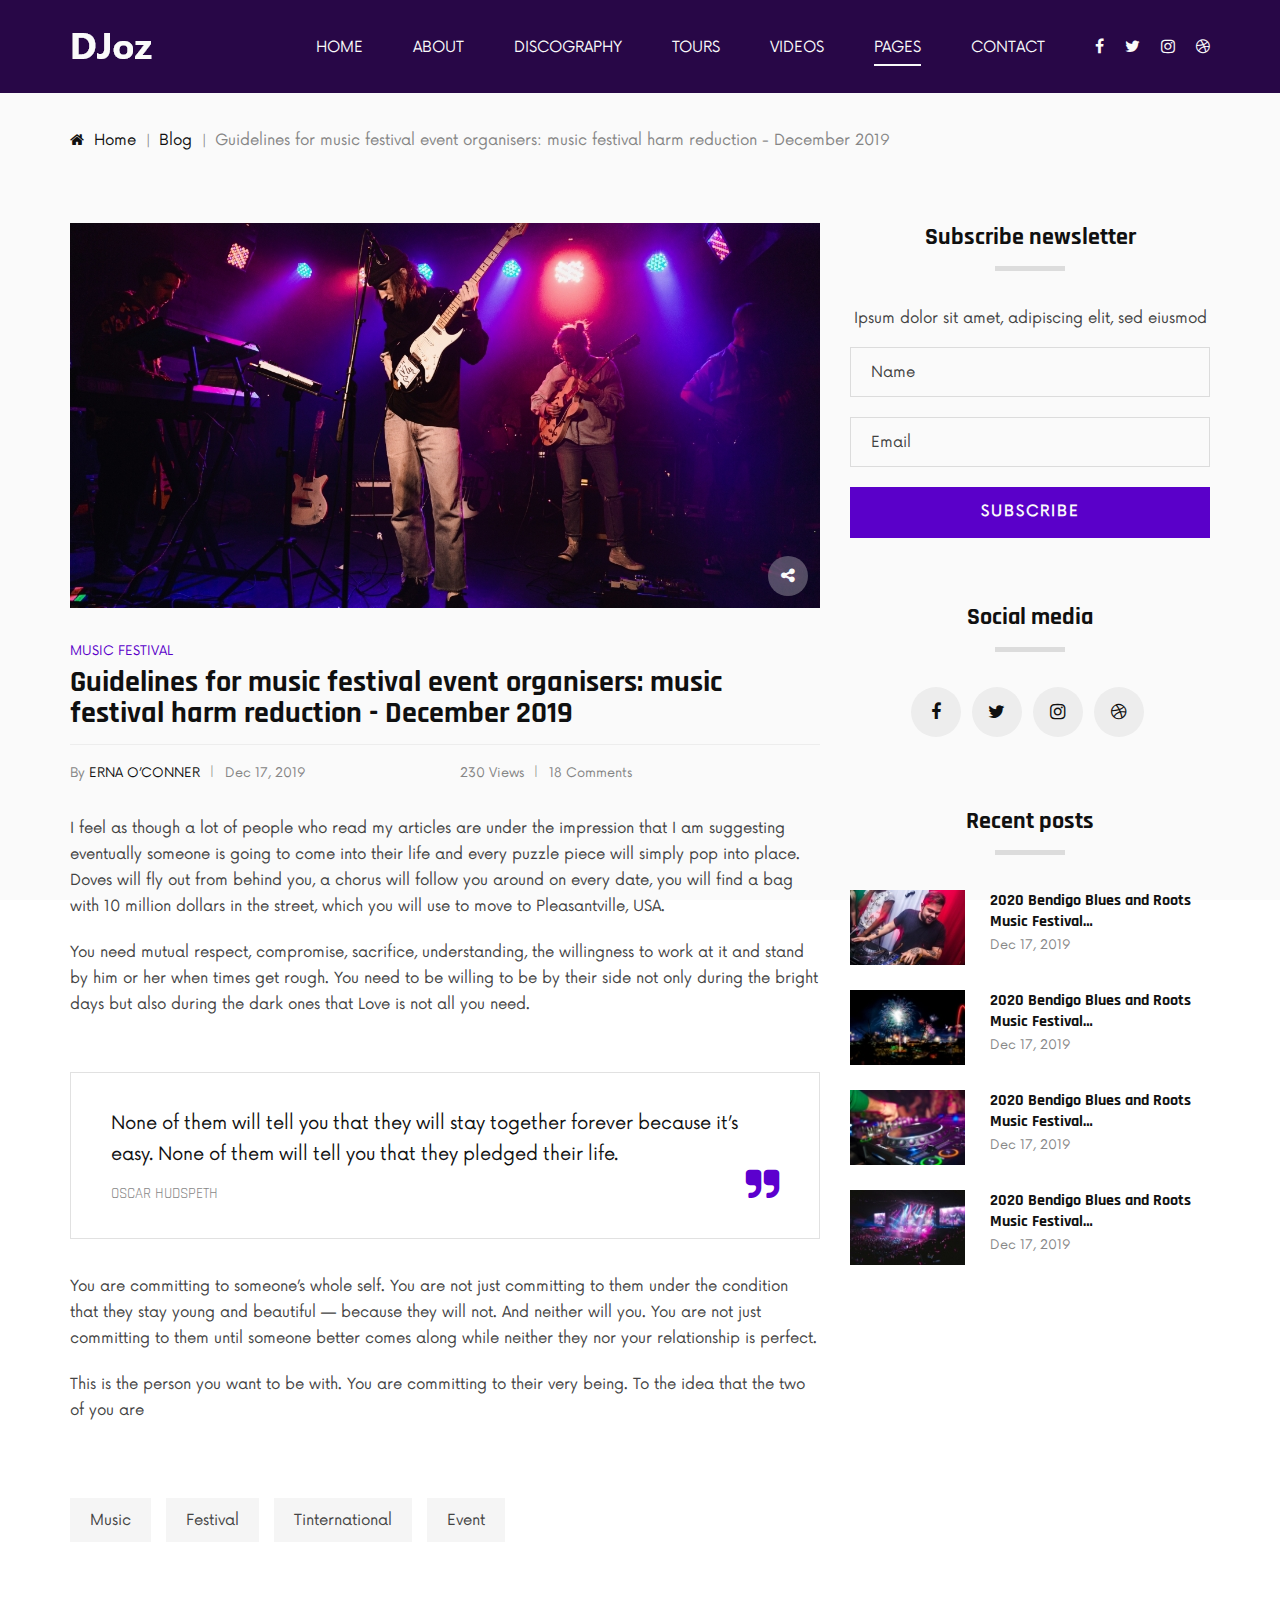
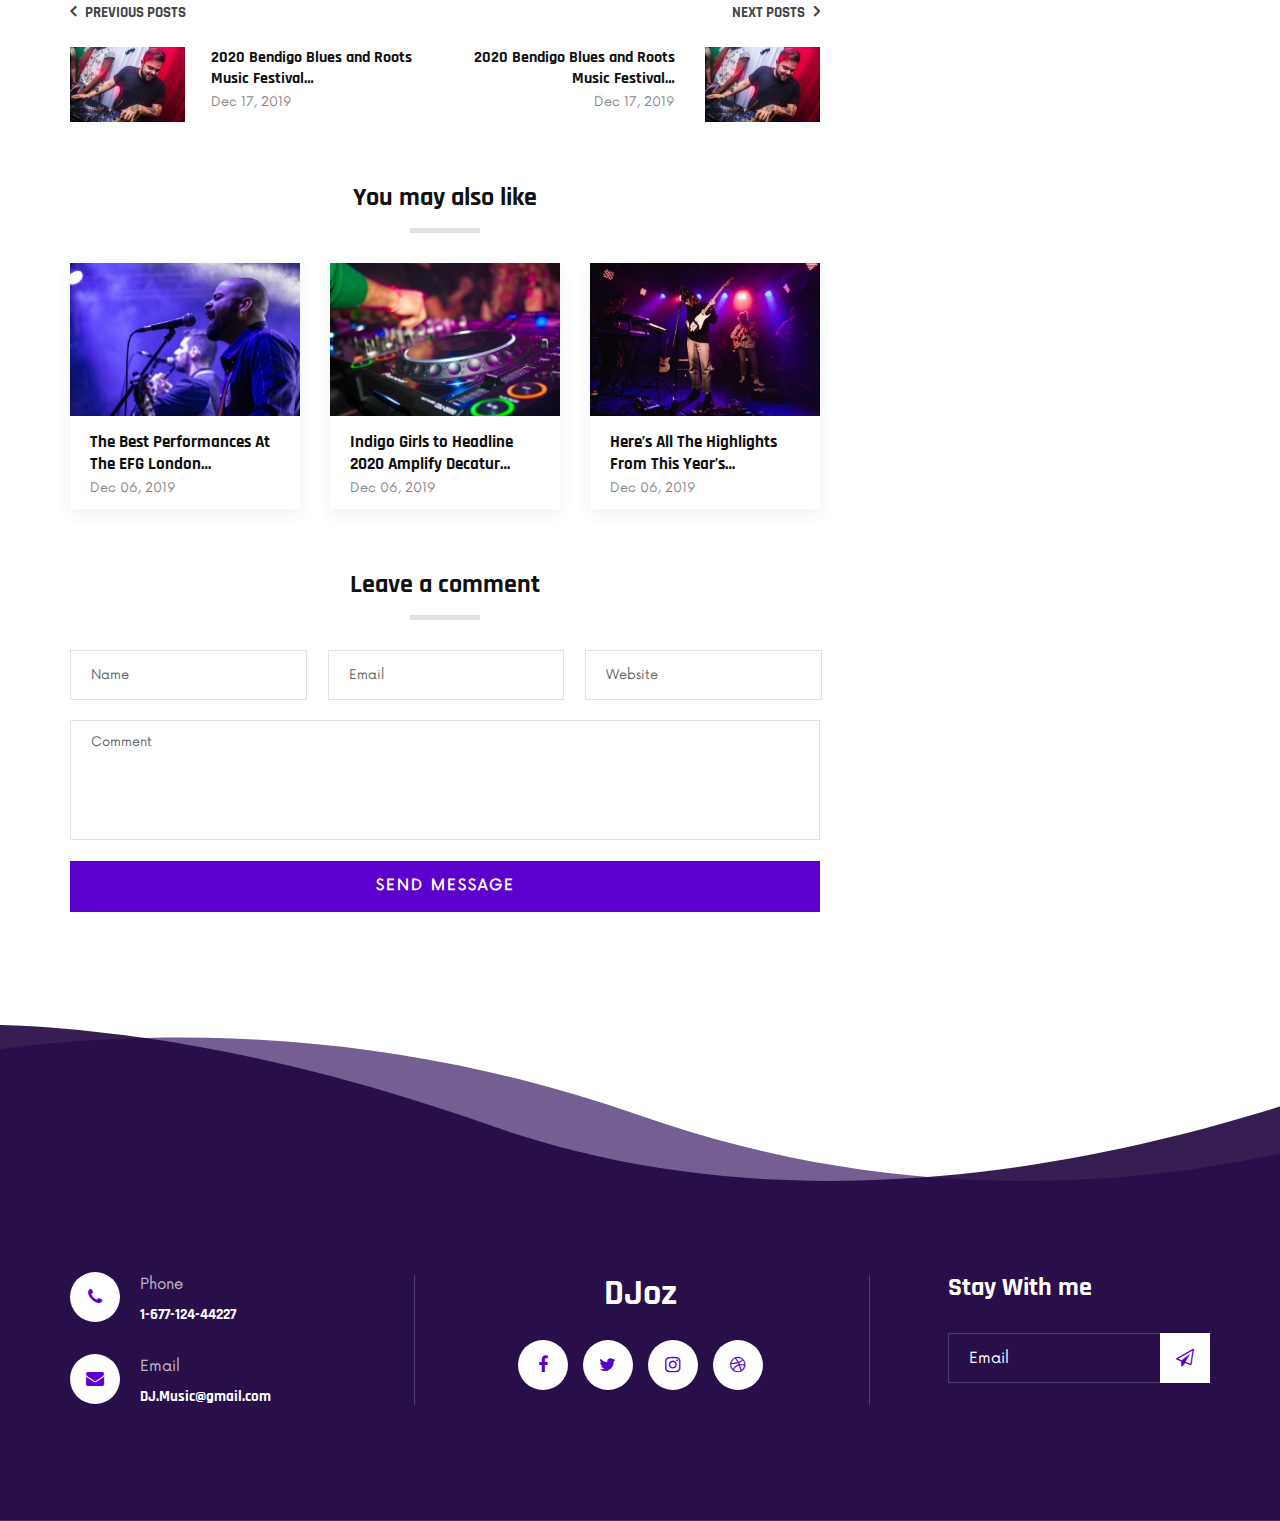
<file: frontend/blog-details.html>
<!DOCTYPE html>
<html lang="zxx">

<head>
    <meta charset="UTF-8">
    <meta name="description" content="DJoz Template">
    <meta name="keywords" content="DJoz, unica, creative, html">
    <meta name="viewport" content="width=device-width, initial-scale=1.0">
    <meta http-equiv="X-UA-Compatible" content="ie=edge">
    <title>DJoz | Template</title>

    <!-- Google Font -->
    <link href="https://fonts.googleapis.com/css2?family=Rajdhani:wght@400;500;600;700&display=swap" rel="stylesheet">

    <!-- Css Styles -->
    <link rel="stylesheet" href="css/bootstrap.min.css" type="text/css">
    <link rel="stylesheet" href="css/font-awesome.min.css" type="text/css">
    <link rel="stylesheet" href="css/barfiller.css" type="text/css">
    <link rel="stylesheet" href="css/nowfont.css" type="text/css">
    <link rel="stylesheet" href="css/rockville.css" type="text/css">
    <link rel="stylesheet" href="css/magnific-popup.css" type="text/css">
    <link rel="stylesheet" href="css/owl.carousel.min.css" type="text/css">
    <link rel="stylesheet" href="css/slicknav.min.css" type="text/css">
    <link rel="stylesheet" href="css/style.css" type="text/css">
</head>

<body>
    <!-- Page Preloder -->
    <div id="preloder">
        <div class="loader"></div>
    </div>

    <!-- Header Section Begin -->
    <header class="header header--normal">
        <div class="container">
            <div class="row">
                <div class="col-lg-2 col-md-2">
                    <div class="header__logo">
                        <a href="./index.html"><img src="img/logo.png" alt=""></a>
                    </div>
                </div>
                <div class="col-lg-10 col-md-10">
                    <div class="header__nav">
                        <nav class="header__menu mobile-menu">
                            <ul>
                                <li><a href="./index.html">Home</a></li>
                                <li><a href="./about.html">About</a></li>
                                <li><a href="./discography.html">Discography</a></li>
                                <li><a href="./tours.html">Tours</a></li>
                                <li><a href="./videos.html">Videos</a></li>
                                <li class="active"><a href="#">Pages</a>
                                    <ul class="dropdown">
                                        <li><a href="./about.html">About</a></li>
                                        <li><a href="./blog.html">Blog</a></li>
                                        <li><a href="./blog-details.html">Blog Details</a></li>
                                    </ul>
                                </li>
                                <li><a href="./contact.html">Contact</a></li>
                            </ul>
                        </nav>
                        <div class="header__right__social">
                            <a href="#"><i class="fa fa-facebook"></i></a>
                            <a href="#"><i class="fa fa-twitter"></i></a>
                            <a href="#"><i class="fa fa-instagram"></i></a>
                            <a href="#"><i class="fa fa-dribbble"></i></a>
                        </div>
                    </div>
                </div>
            </div>
            <div id="mobile-menu-wrap"></div>
        </div>
    </header>
    <!-- Header Section End -->

    <!-- Breadcrumb Begin -->
    <div class="breadcrumb-option">
        <div class="container">
            <div class="row">
                <div class="col-lg-12">
                    <div class="breadcrumb__links">
                        <a href="#"><i class="fa fa-home"></i> Home</a>
                        <a href="#">Blog</a>
                        <span>Guidelines for music festival event organisers: music festival harm reduction - December
                            2019</span>
                    </div>
                </div>
            </div>
        </div>
    </div>
    <!-- Breadcrumb End -->

    <!-- Blog Details Section Begin -->
    <section class="blog-details spad">
        <div class="container">
            <div class="row">
                <div class="col-lg-8">
                    <div class="blog__details__content">
                        <div class="blog__details__item">
                            <div class="blog__details__item__pic set-bg" data-setbg="img/blog/details/details-pic.jpg">
                                <a href="#"><i class="fa fa-share-alt"></i></a>
                            </div>
                            <div class="blog__details__item__text">
                                <span>Music festival</span>
                                <h3>Guidelines for music festival event organisers: music festival harm reduction -
                                    December 2019</h3>
                                <div class="blog__details__item__widget">
                                    <div class="row">
                                        <div class="col-lg-6">
                                            <ul>
                                                <li>By <span>Erna O’Conner</span></li>
                                                <li>Dec 17, 2019</li>
                                            </ul>
                                        </div>
                                        <div class="col-lg-6">
                                            <ul>
                                                <li>230 Views</li>
                                                <li>18 Comments</li>
                                            </ul>
                                        </div>
                                    </div>
                                </div>
                            </div>
                        </div>
                        <div class="blog__details__desc">
                            <p>I feel as though a lot of people who read my articles are under the impression that I am
                                suggesting eventually someone is going to come into their life and every puzzle piece
                                will simply pop into place. Doves will fly out from behind you, a chorus will follow you
                                around on every date, you will find a bag with 10 million dollars in the street, which
                                you will use to move to Pleasantville, USA.</p>
                            <p>You need mutual respect, compromise, sacrifice, understanding, the willingness to work at
                                it and stand by him or her when times get rough. You need to be willing to be by their
                                side not only during the bright days but also during the dark ones that Love is not all
                                you need.</p>
                        </div>
                        <div class="blog__details__quote">
                            <p>None of them will tell you that they will stay together forever because it’s easy. None
                                of them will tell you that they pledged their life.</p>
                            <h6>OSCAR HUDSPETH</h6>
                            <i class="fa fa-quote-right"></i>
                        </div>
                        <div class="blog__details__desc">
                            <p>You are committing to someone’s whole self. You are not just committing to them under the
                                condition that they stay young and beautiful — because they will not. And neither will
                                you. You are not just committing to them until someone better comes along while neither
                                they nor your relationship is perfect.</p>
                            <p>This is the person you want to be with. You are committing to their very being. To the
                                idea that the two of you are</p>
                        </div>
                        <div class="blog__details__tags">
                            <a href="#">Music</a>
                            <a href="#">Festival</a>
                            <a href="#">Tinternational</a>
                            <a href="#">Event</a>
                        </div>
                        <div class="blog__details__option">
                            <div class="row">
                                <div class="col-lg-6 col-md-6 col-sm-6">
                                    <a href="#" class="blog__option__btn">
                                        <h6 class="option__btn__name"><i class="fa fa-angle-left"></i> Previous posts
                                        </h6>
                                        <div class="blog__option__btn__item">
                                            <div class="blog__option__btn__pic">
                                                <img src="img/blog/details/blog-change.jpg" alt="">
                                            </div>
                                            <div class="blog__option__btn__text">
                                                <h6>2020 Bendigo Blues and Roots Music Festival…</h6>
                                                <span>Dec 17, 2019</span>
                                            </div>
                                        </div>
                                    </a>
                                </div>
                                <div class="col-lg-6 col-md-6 col-sm-6">
                                    <a href="#" class="blog__option__btn blog__option__btn--next">
                                        <h6 class="option__btn__name">Next posts <i class="fa fa-angle-right"></i></h6>
                                        <div class="blog__option__btn__item">
                                            <div class="blog__option__btn__pic">
                                                <img src="img/blog/details/blog-change.jpg" alt="">
                                            </div>
                                            <div class="blog__option__btn__text">
                                                <h6>2020 Bendigo Blues and Roots Music Festival…</h6>
                                                <span>Dec 17, 2019</span>
                                            </div>
                                        </div>
                                    </a>
                                </div>
                            </div>
                        </div>
                        <div class="blog__details__services">
                            <div class="row">
                                <div class="col-lg-12">
                                    <div class="blog__details__services__title">
                                        <h4>You may also like</h4>
                                    </div>
                                </div>
                            </div>
                            <div class="row">
                                <div class="col-lg-4 col-md-6 col-sm-6">
                                    <div class="blog__details__services__item">
                                        <div class="blog__details__services__item__pic">
                                            <img src="img/blog/details/bs-1.jpg" alt="">
                                        </div>
                                        <div class="blog__details__services__item__text">
                                            <h6><a href="#">The Best Performances At The EFG London…</a></h6>
                                            <span>Dec 06, 2019</span>
                                        </div>
                                    </div>
                                </div>
                                <div class="col-lg-4 col-md-6 col-sm-6">
                                    <div class="blog__details__services__item">
                                        <div class="blog__details__services__item__pic">
                                            <img src="img/blog/details/bs-2.jpg" alt="">
                                        </div>
                                        <div class="blog__details__services__item__text">
                                            <h6><a href="#">Indigo Girls to Headline 2020 Amplify Decatur…</a></h6>
                                            <span>Dec 06, 2019</span>
                                        </div>
                                    </div>
                                </div>
                                <div class="col-lg-4 col-md-6 col-sm-6">
                                    <div class="blog__details__services__item">
                                        <div class="blog__details__services__item__pic">
                                            <img src="img/blog/details/bs-3.jpg" alt="">
                                        </div>
                                        <div class="blog__details__services__item__text">
                                            <h6><a href="#">Here’s All The Highlights From This Year’s…</a></h6>
                                            <span>Dec 06, 2019</span>
                                        </div>
                                    </div>
                                </div>
                            </div>
                        </div>
                        <div class="blog__details__form">
                            <div class="blog__details__form__title">
                                <h4>Leave a comment</h4>
                            </div>
                            <form action="#">
                                <div class="input__list">
                                    <input type="text" placeholder="Name">
                                    <input type="text" placeholder="Email">
                                    <input type="text" placeholder="Website">
                                </div>
                                <textarea placeholder="Comment"></textarea>
                                <button type="submit" class="site-btn">SEND MESSAGE</button>
                            </form>
                        </div>
                    </div>
                </div>
                <div class="col-lg-4">
                    <div class="blog__sidebar">
                        <div class="blog__sidebar__item">
                            <div class="blog__sidebar__title">
                                <h4>Subscribe newsletter</h4>
                            </div>
                            <p>Ipsum dolor sit amet, adipiscing elit, sed eiusmod </p>
                            <form action="#">
                                <input type="text" placeholder="Name">
                                <input type="text" placeholder="Email">
                                <button type="submit" class="site-btn">Subscribe</button>
                            </form>
                        </div>
                        <div class="blog__sidebar__item">
                            <div class="blog__sidebar__title">
                                <h4>Social media</h4>
                            </div>
                            <div class="blog__sidebar__social">
                                <a href="#"><i class="fa fa-facebook"></i></a>
                                <a href="#"><i class="fa fa-twitter"></i></a>
                                <a href="#"><i class="fa fa-instagram"></i></a>
                                <a href="#"><i class="fa fa-dribbble"></i></a>
                            </div>
                        </div>
                        <div class="blog__sidebar__item">
                            <div class="blog__sidebar__title">
                                <h4>Recent posts</h4>
                            </div>
                            <a href="#" class="recent__item">
                                <div class="recent__item__pic">
                                    <img src="img/blog/br-1.jpg" alt="">
                                </div>
                                <div class="recent__item__text">
                                    <h6>2020 Bendigo Blues and Roots Music Festival…</h6>
                                    <span>Dec 17, 2019</span>
                                </div>
                            </a>
                            <a href="#" class="recent__item">
                                <div class="recent__item__pic">
                                    <img src="img/blog/br-2.jpg" alt="">
                                </div>
                                <div class="recent__item__text">
                                    <h6>2020 Bendigo Blues and Roots Music Festival…</h6>
                                    <span>Dec 17, 2019</span>
                                </div>
                            </a>
                            <a href="#" class="recent__item">
                                <div class="recent__item__pic">
                                    <img src="img/blog/br-3.jpg" alt="">
                                </div>
                                <div class="recent__item__text">
                                    <h6>2020 Bendigo Blues and Roots Music Festival…</h6>
                                    <span>Dec 17, 2019</span>
                                </div>
                            </a>
                            <a href="#" class="recent__item">
                                <div class="recent__item__pic">
                                    <img src="img/blog/br-4.jpg" alt="">
                                </div>
                                <div class="recent__item__text">
                                    <h6>2020 Bendigo Blues and Roots Music Festival…</h6>
                                    <span>Dec 17, 2019</span>
                                </div>
                            </a>
                        </div>
                    </div>
                </div>
            </div>
        </div>
    </section>
    <!-- Blog Details Section End -->

    <!-- Footer Section Begin -->
    <footer class="footer footer--normal spad set-bg" data-setbg="img/footer-bg.png">
        <div class="container">
            <div class="row">
                <div class="col-lg-3 col-md-6">
                    <div class="footer__address">
                        <ul>
                            <li>
                                <i class="fa fa-phone"></i>
                                <p>Phone</p>
                                <h6>1-677-124-44227</h6>
                            </li>
                            <li>
                                <i class="fa fa-envelope"></i>
                                <p>Email</p>
                                <h6>DJ.Music@gmail.com</h6>
                            </li>
                        </ul>
                    </div>
                </div>
                <div class="col-lg-4 offset-lg-1 col-md-6">
                    <div class="footer__social">
                        <h2>DJoz</h2>
                        <div class="footer__social__links">
                            <a href="#"><i class="fa fa-facebook"></i></a>
                            <a href="#"><i class="fa fa-twitter"></i></a>
                            <a href="#"><i class="fa fa-instagram"></i></a>
                            <a href="#"><i class="fa fa-dribbble"></i></a>
                        </div>
                    </div>
                </div>
                <div class="col-lg-3 offset-lg-1 col-md-6">
                    <div class="footer__newslatter">
                        <h4>Stay With me</h4>
                        <form action="#">
                            <input type="text" placeholder="Email">
                            <button type="submit"><i class="fa fa-send-o"></i></button>
                        </form>
                    </div>
                </div>
            </div>
        </div>
    </footer>
    <!-- Footer Section End -->

    <!-- Js Plugins -->
    <script src="js/jquery-3.3.1.min.js"></script>
    <script src="js/bootstrap.min.js"></script>
    <script src="js/jquery.magnific-popup.min.js"></script>
    <script src="js/jquery.nicescroll.min.js"></script>
    <script src="js/jquery.barfiller.js"></script>
    <script src="js/jquery.countdown.min.js"></script>
    <script src="js/jquery.slicknav.js"></script>
    <script src="js/owl.carousel.min.js"></script>
    <script src="js/main.js"></script>

    <!-- Music Plugin -->
    <script src="js/jquery.jplayer.min.js"></script>
    <script src="js/jplayerInit.js"></script>
</body>

</html>
</file>
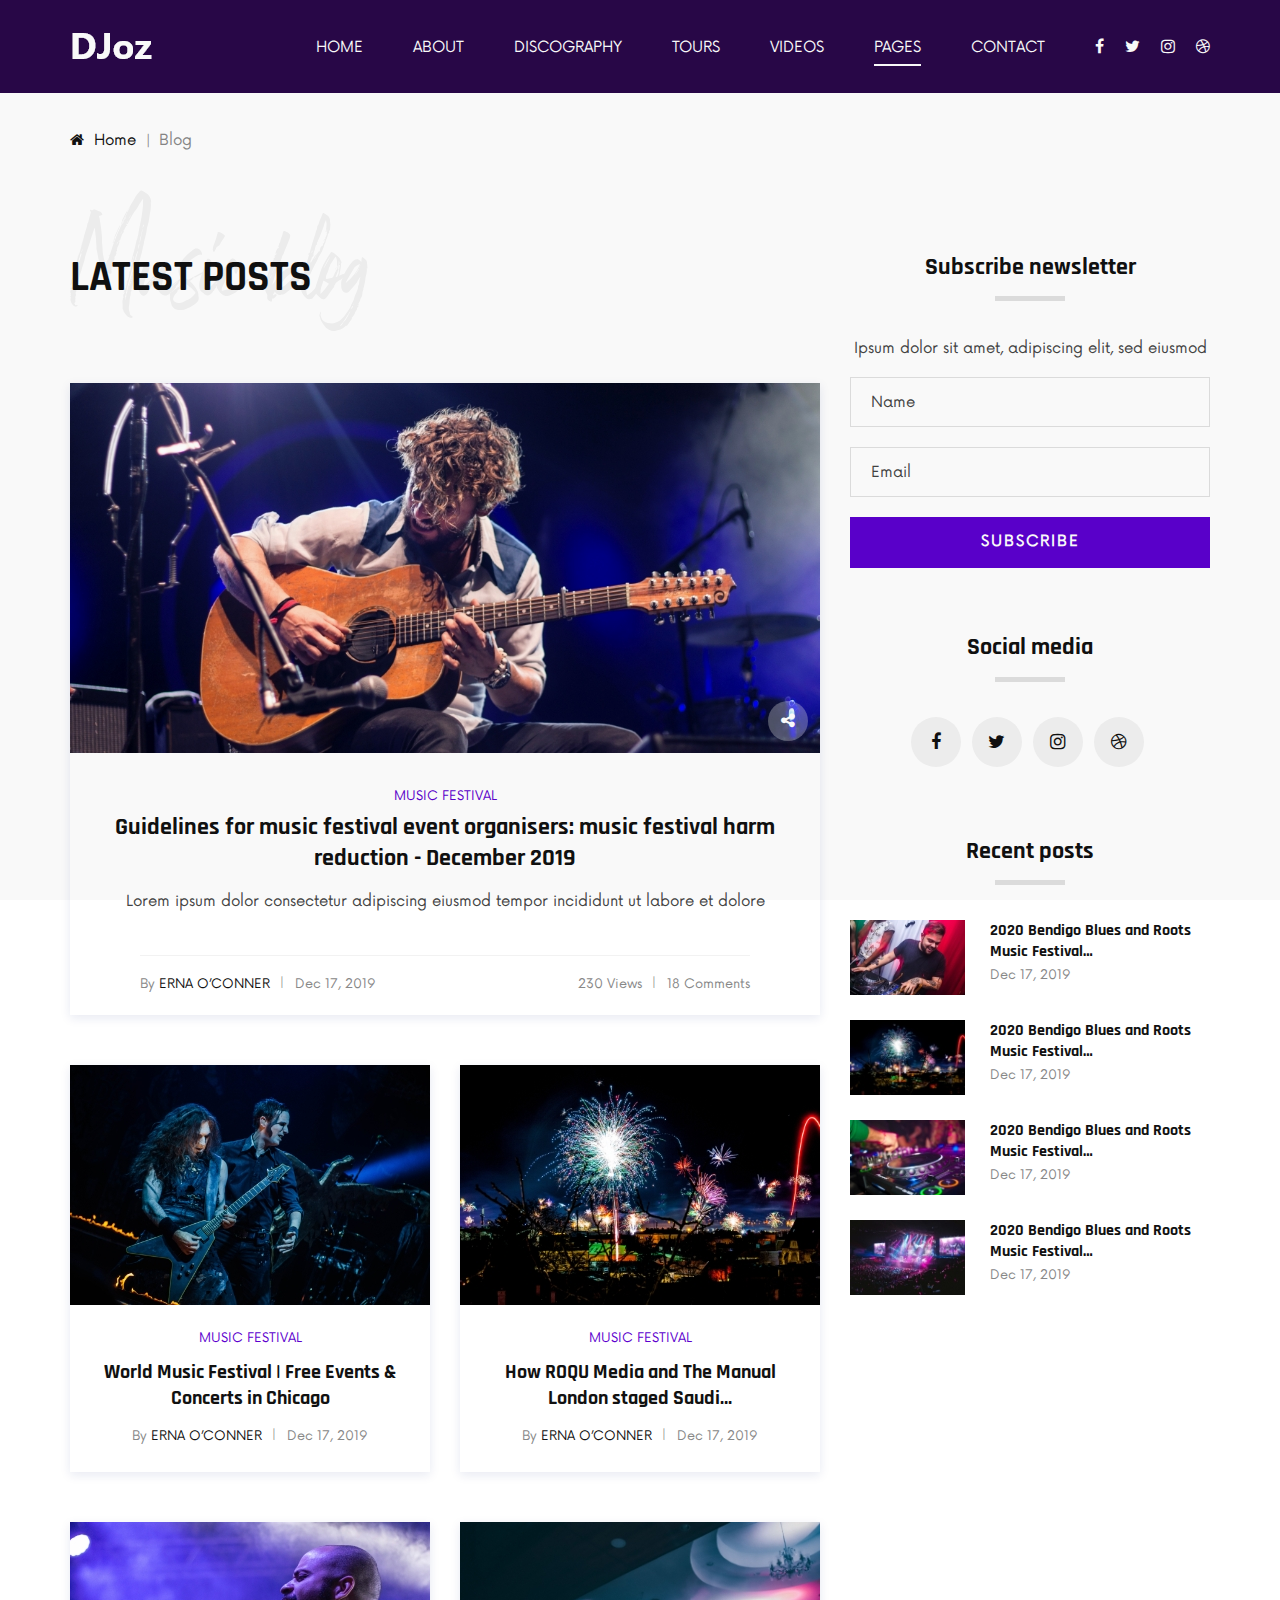
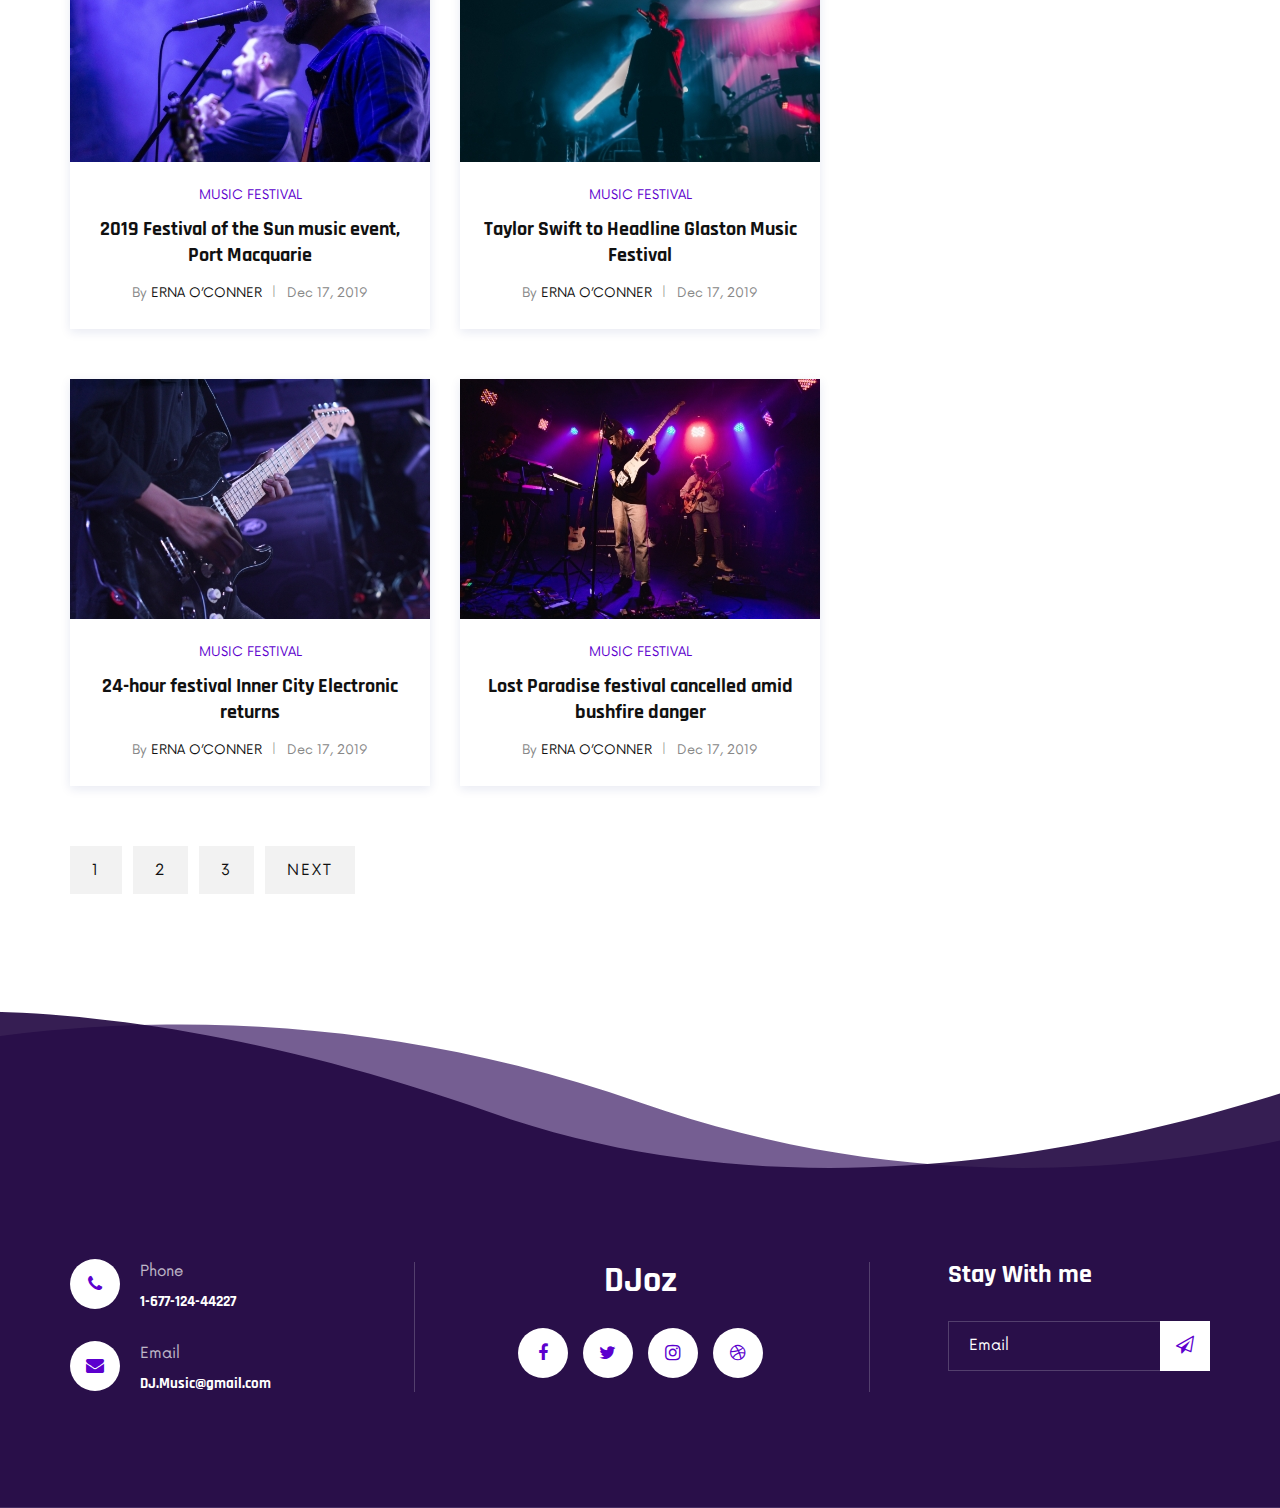
<file: frontend/blog.html>
<!DOCTYPE html>
<html lang="zxx">

<head>
    <meta charset="UTF-8">
    <meta name="description" content="DJoz Template">
    <meta name="keywords" content="DJoz, unica, creative, html">
    <meta name="viewport" content="width=device-width, initial-scale=1.0">
    <meta http-equiv="X-UA-Compatible" content="ie=edge">
    <title>DJoz | Template</title>

    <!-- Google Font -->
    <link href="https://fonts.googleapis.com/css2?family=Rajdhani:wght@400;500;600;700&display=swap" rel="stylesheet">

    <!-- Css Styles -->
    <link rel="stylesheet" href="css/bootstrap.min.css" type="text/css">
    <link rel="stylesheet" href="css/font-awesome.min.css" type="text/css">
    <link rel="stylesheet" href="css/barfiller.css" type="text/css">
    <link rel="stylesheet" href="css/nowfont.css" type="text/css">
    <link rel="stylesheet" href="css/rockville.css" type="text/css">
    <link rel="stylesheet" href="css/magnific-popup.css" type="text/css">
    <link rel="stylesheet" href="css/owl.carousel.min.css" type="text/css">
    <link rel="stylesheet" href="css/slicknav.min.css" type="text/css">
    <link rel="stylesheet" href="css/style.css" type="text/css">
</head>

<body>
    <!-- Page Preloder -->
    <div id="preloder">
        <div class="loader"></div>
    </div>

    <!-- Header Section Begin -->
    <header class="header header--normal">
        <div class="container">
            <div class="row">
                <div class="col-lg-2 col-md-2">
                    <div class="header__logo">
                        <a href="./index.html"><img src="img/logo.png" alt=""></a>
                    </div>
                </div>
                <div class="col-lg-10 col-md-10">
                    <div class="header__nav">
                        <nav class="header__menu mobile-menu">
                            <ul>
                                <li><a href="./index.html">Home</a></li>
                                <li><a href="./about.html">About</a></li>
                                <li><a href="./discography.html">Discography</a></li>
                                <li><a href="./tours.html">Tours</a></li>
                                <li><a href="./videos.html">Videos</a></li>
                                <li class="active"><a href="#">Pages</a>
                                    <ul class="dropdown">
                                        <li><a href="./about.html">About</a></li>
                                        <li><a href="./blog.html">Blog</a></li>
                                        <li><a href="./blog-details.html">Blog Details</a></li>
                                    </ul>
                                </li>
                                <li><a href="./contact.html">Contact</a></li>
                            </ul>
                        </nav>
                        <div class="header__right__social">
                            <a href="#"><i class="fa fa-facebook"></i></a>
                            <a href="#"><i class="fa fa-twitter"></i></a>
                            <a href="#"><i class="fa fa-instagram"></i></a>
                            <a href="#"><i class="fa fa-dribbble"></i></a>
                        </div>
                    </div>
                </div>
            </div>
            <div id="mobile-menu-wrap"></div>
        </div>
    </header>
    <!-- Header Section End -->

    <!-- Breadcrumb Begin -->
    <div class="breadcrumb-option">
        <div class="container">
            <div class="row">
                <div class="col-lg-12">
                    <div class="breadcrumb__links">
                        <a href="#"><i class="fa fa-home"></i> Home</a>
                        <span>Blog</span>
                    </div>
                </div>
            </div>
        </div>
    </div>
    <!-- Breadcrumb End -->

    <!-- Blog Section Begin -->
    <section class="blog spad">
        <div class="container">
            <div class="row">
                <div class="col-lg-8">
                    <div class="section-title">
                        <h2>Latest posts</h2>
                        <h1>Music blog</h1>
                    </div>
                    <div class="blog__large">
                        <div class="blog__large__pic set-bg" data-setbg="img/blog/large-item.jpg">
                            <a href="#"><i class="fa fa-share-alt"></i></a>
                        </div>
                        <div class="blog__large__text">
                            <span>Music festival</span>
                            <h4>Guidelines for music festival event organisers: music festival harm reduction - December
                                2019</h4>
                            <p>Lorem ipsum dolor consectetur adipiscing eiusmod tempor incididunt ut labore et dolore
                            </p>
                            <div class="blog__large__widget">
                                <div class="row">
                                    <div class="col-lg-6 col-md-6">
                                        <ul>
                                            <li>By <span>Erna O’Conner</span></li>
                                            <li>Dec 17, 2019</li>
                                        </ul>
                                    </div>
                                    <div class="col-lg-6 col-md-6">
                                        <ul class="right__widget">
                                            <li>230 Views</li>
                                            <li>18 Comments</li>
                                        </ul>
                                    </div>
                                </div>
                            </div>
                        </div>
                    </div>
                    <div class="row">
                        <div class="col-lg-6 col-md-6 col-sm-6">
                            <div class="blog__item">
                                <div class="blog__item__pic">
                                    <img src="img/blog/blog-1.jpg" alt="">
                                </div>
                                <div class="blog__item__text">
                                    <span>Music festival</span>
                                    <h5>World Music Festival | Free Events & Concerts in Chicago</h5>
                                    <ul>
                                        <li>By <span>Erna O’Conner</span></li>
                                        <li>Dec 17, 2019</li>
                                    </ul>
                                </div>
                            </div>
                        </div>
                        <div class="col-lg-6 col-md-6 col-sm-6">
                            <div class="blog__item">
                                <div class="blog__item__pic">
                                    <img src="img/blog/blog-2.jpg" alt="">
                                </div>
                                <div class="blog__item__text">
                                    <span>Music festival</span>
                                    <h5>How ROQU Media and The Manual London staged Saudi…</h5>
                                    <ul>
                                        <li>By <span>Erna O’Conner</span></li>
                                        <li>Dec 17, 2019</li>
                                    </ul>
                                </div>
                            </div>
                        </div>
                        <div class="col-lg-6 col-md-6 col-sm-6">
                            <div class="blog__item">
                                <div class="blog__item__pic">
                                    <img src="img/blog/blog-3.jpg" alt="">
                                </div>
                                <div class="blog__item__text">
                                    <span>Music festival</span>
                                    <h5>2019 Festival of the Sun music event, Port Macquarie</h5>
                                    <ul>
                                        <li>By <span>Erna O’Conner</span></li>
                                        <li>Dec 17, 2019</li>
                                    </ul>
                                </div>
                            </div>
                        </div>
                        <div class="col-lg-6 col-md-6 col-sm-6">
                            <div class="blog__item">
                                <div class="blog__item__pic">
                                    <img src="img/blog/blog-4.jpg" alt="">
                                </div>
                                <div class="blog__item__text">
                                    <span>Music festival</span>
                                    <h5>Taylor Swift to Headline Glaston Music Festival</h5>
                                    <ul>
                                        <li>By <span>Erna O’Conner</span></li>
                                        <li>Dec 17, 2019</li>
                                    </ul>
                                </div>
                            </div>
                        </div>
                        <div class="col-lg-6 col-md-6 col-sm-6">
                            <div class="blog__item">
                                <div class="blog__item__pic">
                                    <img src="img/blog/blog-5.jpg" alt="">
                                </div>
                                <div class="blog__item__text">
                                    <span>Music festival</span>
                                    <h5>24-hour festival Inner City Electronic returns</h5>
                                    <ul>
                                        <li>By <span>Erna O’Conner</span></li>
                                        <li>Dec 17, 2019</li>
                                    </ul>
                                </div>
                            </div>
                        </div>
                        <div class="col-lg-6 col-md-6 col-sm-6">
                            <div class="blog__item">
                                <div class="blog__item__pic">
                                    <img src="img/blog/blog-6.jpg" alt="">
                                </div>
                                <div class="blog__item__text">
                                    <span>Music festival</span>
                                    <h5>Lost Paradise festival cancelled amid bushfire danger</h5>
                                    <ul>
                                        <li>By <span>Erna O’Conner</span></li>
                                        <li>Dec 17, 2019</li>
                                    </ul>
                                </div>
                            </div>
                        </div>
                        <div class="col-lg-12">
                            <div class="pagination__links blog__pagination">
                                <a href="#">1</a>
                                <a href="#">2</a>
                                <a href="#">3</a>
                                <a href="#">Next</a>
                            </div>
                        </div>
                    </div>
                </div>
                <div class="col-lg-4">
                    <div class="blog__sidebar">
                        <div class="blog__sidebar__item">
                            <div class="blog__sidebar__title">
                                <h4>Subscribe newsletter</h4>
                            </div>
                            <p>Ipsum dolor sit amet, adipiscing elit, sed eiusmod </p>
                            <form action="#">
                                <input type="text" placeholder="Name">
                                <input type="text" placeholder="Email">
                                <button type="submit" class="site-btn">Subscribe</button>
                            </form>
                        </div>
                        <div class="blog__sidebar__item">
                            <div class="blog__sidebar__title">
                                <h4>Social media</h4>
                            </div>
                            <div class="blog__sidebar__social">
                                <a href="#"><i class="fa fa-facebook"></i></a>
                                <a href="#"><i class="fa fa-twitter"></i></a>
                                <a href="#"><i class="fa fa-instagram"></i></a>
                                <a href="#"><i class="fa fa-dribbble"></i></a>
                            </div>
                        </div>
                        <div class="blog__sidebar__item">
                            <div class="blog__sidebar__title">
                                <h4>Recent posts</h4>
                            </div>
                            <a href="#" class="recent__item">
                                <div class="recent__item__pic">
                                    <img src="img/blog/br-1.jpg" alt="">
                                </div>
                                <div class="recent__item__text">
                                    <h6>2020 Bendigo Blues and Roots Music Festival…</h6>
                                    <span>Dec 17, 2019</span>
                                </div>
                            </a>
                            <a href="#" class="recent__item">
                                <div class="recent__item__pic">
                                    <img src="img/blog/br-2.jpg" alt="">
                                </div>
                                <div class="recent__item__text">
                                    <h6>2020 Bendigo Blues and Roots Music Festival…</h6>
                                    <span>Dec 17, 2019</span>
                                </div>
                            </a>
                            <a href="#" class="recent__item">
                                <div class="recent__item__pic">
                                    <img src="img/blog/br-3.jpg" alt="">
                                </div>
                                <div class="recent__item__text">
                                    <h6>2020 Bendigo Blues and Roots Music Festival…</h6>
                                    <span>Dec 17, 2019</span>
                                </div>
                            </a>
                            <a href="#" class="recent__item">
                                <div class="recent__item__pic">
                                    <img src="img/blog/br-4.jpg" alt="">
                                </div>
                                <div class="recent__item__text">
                                    <h6>2020 Bendigo Blues and Roots Music Festival…</h6>
                                    <span>Dec 17, 2019</span>
                                </div>
                            </a>
                        </div>
                    </div>
                </div>
            </div>
        </div>
    </section>
    <!-- Blog Section End -->

    <!-- Footer Section Begin -->
    <footer class="footer footer--normal spad set-bg" data-setbg="img/footer-bg.png">
        <div class="container">
            <div class="row">
                <div class="col-lg-3 col-md-6">
                    <div class="footer__address">
                        <ul>
                            <li>
                                <i class="fa fa-phone"></i>
                                <p>Phone</p>
                                <h6>1-677-124-44227</h6>
                            </li>
                            <li>
                                <i class="fa fa-envelope"></i>
                                <p>Email</p>
                                <h6>DJ.Music@gmail.com</h6>
                            </li>
                        </ul>
                    </div>
                </div>
                <div class="col-lg-4 offset-lg-1 col-md-6">
                    <div class="footer__social">
                        <h2>DJoz</h2>
                        <div class="footer__social__links">
                            <a href="#"><i class="fa fa-facebook"></i></a>
                            <a href="#"><i class="fa fa-twitter"></i></a>
                            <a href="#"><i class="fa fa-instagram"></i></a>
                            <a href="#"><i class="fa fa-dribbble"></i></a>
                        </div>
                    </div>
                </div>
                <div class="col-lg-3 offset-lg-1 col-md-6">
                    <div class="footer__newslatter">
                        <h4>Stay With me</h4>
                        <form action="#">
                            <input type="text" placeholder="Email">
                            <button type="submit"><i class="fa fa-send-o"></i></button>
                        </form>
                    </div>
                </div>
            </div>
        </div>
    </footer>
    <!-- Footer Section End -->

    <!-- Js Plugins -->
    <script src="js/jquery-3.3.1.min.js"></script>
    <script src="js/bootstrap.min.js"></script>
    <script src="js/jquery.magnific-popup.min.js"></script>
    <script src="js/jquery.nicescroll.min.js"></script>
    <script src="js/jquery.barfiller.js"></script>
    <script src="js/jquery.countdown.min.js"></script>
    <script src="js/jquery.slicknav.js"></script>
    <script src="js/owl.carousel.min.js"></script>
    <script src="js/main.js"></script>

    <!-- Music Plugin -->
    <script src="js/jquery.jplayer.min.js"></script>
    <script src="js/jplayerInit.js"></script>
</body>

</html>
</file>
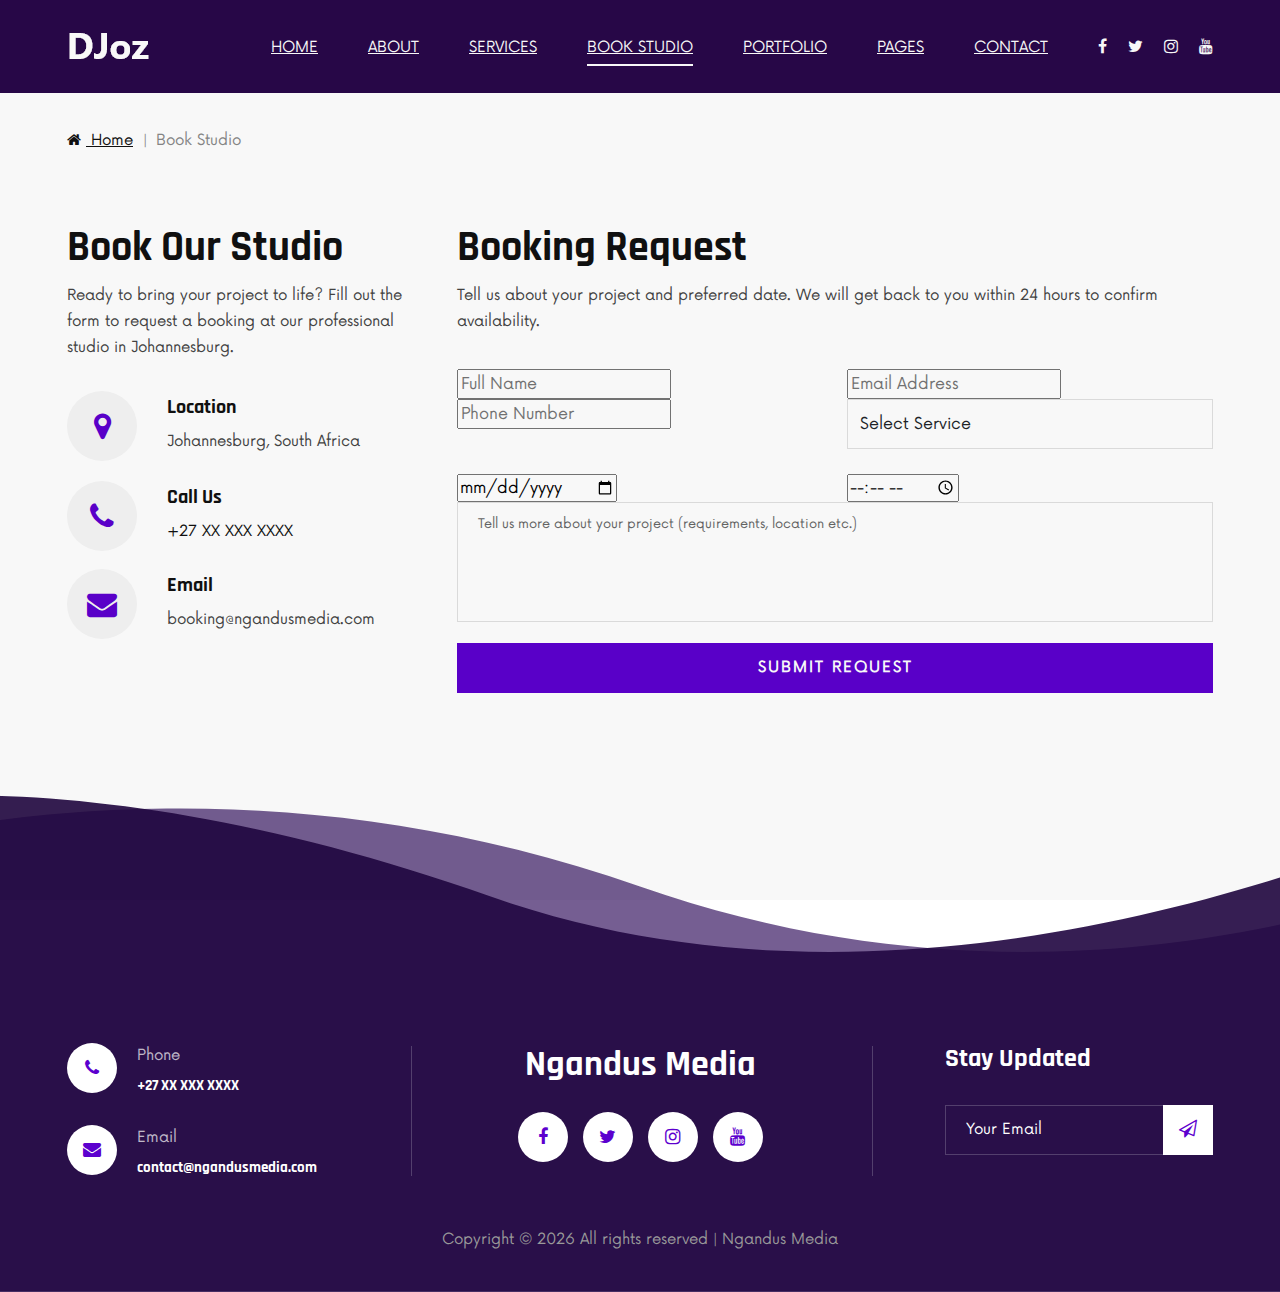
<file: frontend/booking.html>
<!DOCTYPE html>
<html lang="en">

<head>
    <meta charset="UTF-8">
    <meta name="description" content="Ngandus Media - Book Our Studio in South Africa">
    <meta name="keywords" content="Ngandus Media, book studio, video production, South Africa, booking">
    <meta name="viewport" content="width=device-width, initial-scale=1.0">
    <meta http-equiv="X-UA-Compatible" content="ie=edge">
    <title>Book Studio | Ngandus Media</title>

    <!-- Google Font -->
    <link href="https://fonts.googleapis.com/css2?family=Rajdhani:wght@400;500;600;700&display=swap" rel="stylesheet">

    <!-- Css Styles -->
    <!-- Bootstrap 5 CSS -->
    <link href="https://cdn.jsdelivr.net/npm/bootstrap@5.3.2/dist/css/bootstrap.min.css" rel="stylesheet">
    <link rel="stylesheet" href="css/font-awesome.min.css" type="text/css">
    <link rel="stylesheet" href="css/barfiller.css" type="text/css">
    <link rel="stylesheet" href="css/nowfont.css" type="text/css">
    <link rel="stylesheet" href="css/rockville.css" type="text/css">
    <link rel="stylesheet" href="css/magnific-popup.css" type="text/css">
    <link rel="stylesheet" href="css/owl.carousel.min.css" type="text/css">
    <link rel="stylesheet" href="css/slicknav.min.css" type="text/css">
    <link rel="stylesheet" href="css/style.css" type="text/css">
</head>

<body>
    <!-- Page Preloder -->
    <div id="preloder">
        <div class="loader"></div>
    </div>

    <!-- Header Section Begin -->
    <header class="header header--normal">
        <div class="container">
            <div class="row">
                <div class="col-lg-2 col-md-2">
                    <div class="header__logo">
                        <a href="./index.html"><img src="img/logo.png" alt=""></a>
                    </div>
                </div>
                <div class="col-lg-10 col-md-10">
                    <div class="header__nav">
                        <nav class="header__menu mobile-menu">
                            <ul>
                                <li><a href="./index.html">Home</a></li>
                                <li><a href="./about.html">About</a></li>
                                <li><a href="./services.html">Services</a></li>
                                <li class="active"><a href="./booking.html">Book Studio</a></li>
                                <li><a href="./videos.html">Portfolio</a></li>
                                <li><a href="#">Pages</a>
                                    <ul class="dropdown">
                                        <li><a href="./about.html">About Us</a></li>
                                        <li><a href="./blog.html">Blog</a></li>
                                        <li><a href="./gallery.html">Gallery</a></li>
                                    </ul>
                                </li>
                                <li><a href="./contact.html">Contact</a></li>
                            </ul>
                        </nav>
                        <div class="header__right__social">
                            <a href="#"><i class="fa fa-facebook"></i></a>
                            <a href="#"><i class="fa fa-twitter"></i></a>
                            <a href="#"><i class="fa fa-instagram"></i></a>
                            <a href="#"><i class="fa fa-youtube"></i></a>
                        </div>
                    </div>
                </div>
            </div>
            <div id="mobile-menu-wrap"></div>
        </div>
    </header>
    <!-- Header Section End -->

    <!-- Breadcrumb Begin -->
    <div class="breadcrumb-option">
        <div class="container">
            <div class="row">
                <div class="col-lg-12">
                    <div class="breadcrumb__links">
                        <a href="./index.html"><i class="fa fa-home"></i> Home</a>
                        <span>Book Studio</span>
                    </div>
                </div>
            </div>
        </div>
    </div>
    <!-- Breadcrumb End -->

    <!-- Booking Section Begin -->
    <section class="contact spad">
        <div class="container">
            <div class="row">
                <div class="col-lg-4">
                    <div class="contact__address">
                        <div class="section-title">
                            <h2>Book Our Studio</h2>
                        </div>
                        <p>Ready to bring your project to life? Fill out the form to request a booking at our
                            professional studio in Johannesburg.</p>
                        <ul>
                            <li>
                                <i class="fa fa-map-marker"></i>
                                <h5>Location</h5>
                                <p>Johannesburg, South Africa</p>
                            </li>
                            <li>
                                <i class="fa fa-phone"></i>
                                <h5>Call Us</h5>
                                <span>+27 XX XXX XXXX</span>
                            </li>
                            <li>
                                <i class="fa fa-envelope"></i>
                                <h5>Email</h5>
                                <p>booking@ngandusmedia.com</p>
                            </li>
                        </ul>
                    </div>
                </div>
                <div class="col-lg-8">
                    <div class="contact__form">
                        <div class="section-title">
                            <h2>Booking Request</h2>
                        </div>
                        <p>Tell us about your project and preferred date. We will get back to you within 24 hours to
                            confirm availability.</p>
                        <form id="booking-form">
                            <div class="row">
                                <div class="col-lg-6">
                                    <input type="text" id="booking-name" placeholder="Full Name" required>
                                </div>
                                <div class="col-lg-6">
                                    <input type="email" id="booking-email" placeholder="Email Address" required>
                                </div>
                                <div class="col-lg-6">
                                    <input type="text" id="booking-phone" placeholder="Phone Number" required>
                                </div>
                                <div class="col-lg-6">
                                    <select id="booking-service" class="form-control"
                                        style="height: 50px; margin-bottom: 25px; border-radius: 0; border: 1px solid #e1e1e1;"
                                        required>
                                        <option value="" disabled selected>Select Service</option>
                                        <option value="Video Production">Video Production</option>
                                        <option value="Photography">Photography</option>
                                        <option value="Podcast Recording">Podcast Recording</option>
                                        <option value="Wedding Coverage">Wedding Coverage</option>
                                        <option value="Event Coverage">Event Coverage</option>
                                        <option value="Film Production">Film Production</option>
                                    </select>
                                </div>
                                <div class="col-lg-6">
                                    <input type="date" id="booking-date" placeholder="Preferred Date" required>
                                </div>
                                <div class="col-lg-6">
                                    <input type="time" id="booking-time" placeholder="Preferred Time" required>
                                </div>
                                <div class="col-lg-12">
                                    <textarea id="booking-message"
                                        placeholder="Tell us more about your project (requirements, location etc.)"
                                        required></textarea>
                                    <button type="submit" class="site-btn">SUBMIT REQUEST</button>
                                </div>
                            </div>
                        </form>
                    </div>
                </div>
            </div>
        </div>
    </section>
    <!-- Booking Section End -->

    <!-- Footer Section Begin -->
    <footer class="footer footer--normal spad set-bg" data-setbg="img/footer-bg.png">
        <div class="container">
            <div class="row">
                <div class="col-lg-3 col-md-6">
                    <div class="footer__address">
                        <ul>
                            <li>
                                <i class="fa fa-phone"></i>
                                <p>Phone</p>
                                <h6 id="footer-phone">+27 XX XXX XXXX</h6>
                            </li>
                            <li>
                                <i class="fa fa-envelope"></i>
                                <p>Email</p>
                                <h6 id="footer-email">contact@ngandusmedia.com</h6>
                            </li>
                        </ul>
                    </div>
                </div>
                <div class="col-lg-4 offset-lg-1 col-md-6">
                    <div class="footer__social">
                        <h2>Ngandus Media</h2>
                        <div class="footer__social__links" id="footer-social">
                            <a href="#"><i class="fa fa-facebook"></i></a>
                            <a href="#"><i class="fa fa-twitter"></i></a>
                            <a href="#"><i class="fa fa-instagram"></i></a>
                            <a href="#"><i class="fa fa-youtube"></i></a>
                        </div>
                    </div>
                </div>
                <div class="col-lg-3 offset-lg-1 col-md-6">
                    <div class="footer__newslatter">
                        <h4>Stay Updated</h4>
                        <form id="newsletter-form">
                            <input type="email" placeholder="Your Email" id="newsletter-email" required>
                            <button type="submit"><i class="fa fa-send-o"></i></button>
                        </form>
                    </div>
                </div>
            </div>
            <div class="footer__copyright__text">
                <p>Copyright &copy;
                    <script>document.write(new Date().getFullYear());</script> All rights reserved | Ngandus Media
                </p>
            </div>
        </div>
    </footer>
    <!-- Footer Section End -->

    <!-- Js Plugins -->
    <script src="js/jquery-3.3.1.min.js"></script>
    <!-- Bootstrap 5 JS Bundle -->
    <script src="https://cdn.jsdelivr.net/npm/bootstrap@5.3.2/dist/js/bootstrap.bundle.min.js"></script>
    <script src="js/jquery.magnific-popup.min.js"></script>
    <script src="js/jquery.nicescroll.min.js"></script>
    <script src="js/jquery.barfiller.js"></script>
    <script src="js/jquery.countdown.min.js"></script>
    <script src="js/jquery.slicknav.js"></script>
    <script src="js/owl.carousel.min.js"></script>
    <script src="js/main.js"></script>
    <script src="js/api.js"></script>
</body>

</html>
</file>
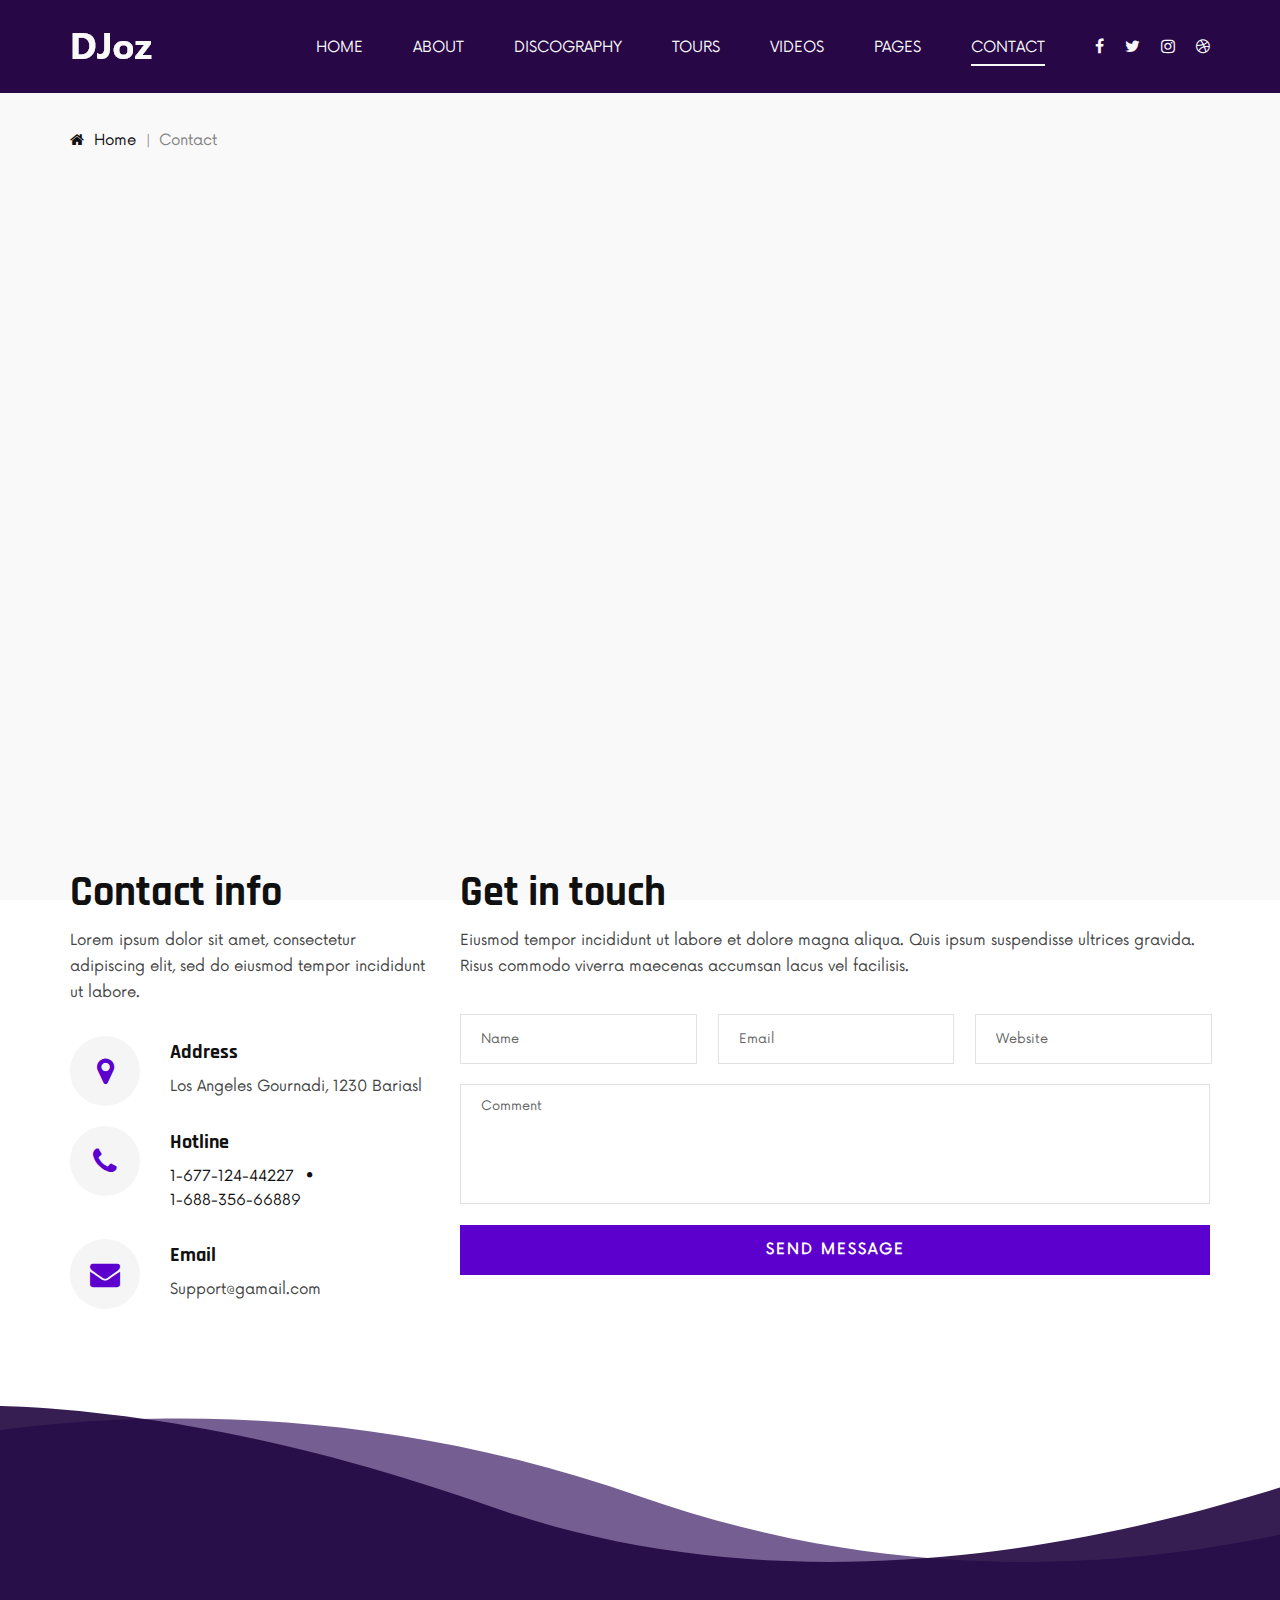
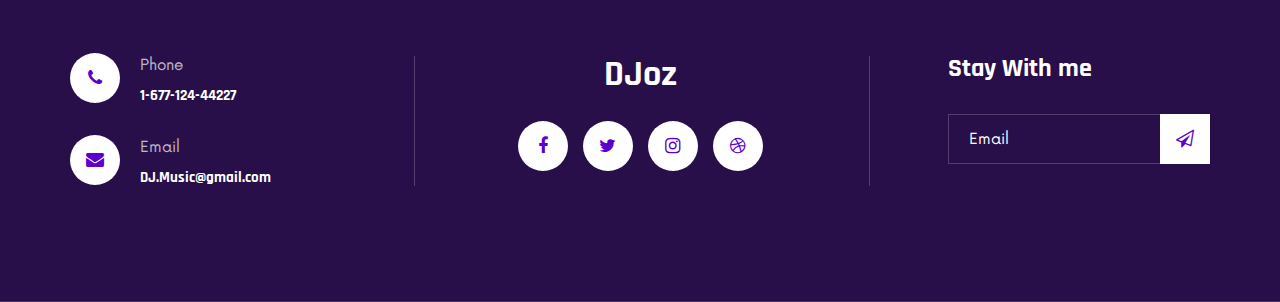
<file: frontend/contact.html>
<!DOCTYPE html>
<html lang="zxx">

<head>
    <meta charset="UTF-8">
    <meta name="description" content="DJoz Template">
    <meta name="keywords" content="DJoz, unica, creative, html">
    <meta name="viewport" content="width=device-width, initial-scale=1.0">
    <meta http-equiv="X-UA-Compatible" content="ie=edge">
    <title>DJoz | Template</title>

    <!-- Google Font -->
    <link href="https://fonts.googleapis.com/css2?family=Rajdhani:wght@400;500;600;700&display=swap" rel="stylesheet">

    <!-- Css Styles -->
    <link rel="stylesheet" href="css/bootstrap.min.css" type="text/css">
    <link rel="stylesheet" href="css/font-awesome.min.css" type="text/css">
    <link rel="stylesheet" href="css/barfiller.css" type="text/css">
    <link rel="stylesheet" href="css/nowfont.css" type="text/css">
    <link rel="stylesheet" href="css/rockville.css" type="text/css">
    <link rel="stylesheet" href="css/magnific-popup.css" type="text/css">
    <link rel="stylesheet" href="css/owl.carousel.min.css" type="text/css">
    <link rel="stylesheet" href="css/slicknav.min.css" type="text/css">
    <link rel="stylesheet" href="css/style.css" type="text/css">
</head>

<body>
    <!-- Page Preloder -->
    <div id="preloder">
        <div class="loader"></div>
    </div>

    <!-- Header Section Begin -->
    <header class="header header--normal">
        <div class="container">
            <div class="row">
                <div class="col-lg-2 col-md-2">
                    <div class="header__logo">
                        <a href="./index.html"><img src="img/logo.png" alt=""></a>
                    </div>
                </div>
                <div class="col-lg-10 col-md-10">
                    <div class="header__nav">
                        <nav class="header__menu mobile-menu">
                            <ul>
                                <li><a href="./index.html">Home</a></li>
                                <li><a href="./about.html">About</a></li>
                                <li><a href="./discography.html">Discography</a></li>
                                <li><a href="./tours.html">Tours</a></li>
                                <li><a href="./videos.html">Videos</a></li>
                                <li><a href="#">Pages</a>
                                    <ul class="dropdown">
                                        <li><a href="./about.html">About</a></li>
                                        <li><a href="./blog.html">Blog</a></li>
                                        <li><a href="./blog-details.html">Blog Details</a></li>
                                    </ul>
                                </li>
                                <li class="active"><a href="./contact.html">Contact</a></li>
                            </ul>
                        </nav>
                        <div class="header__right__social">
                            <a href="#"><i class="fa fa-facebook"></i></a>
                            <a href="#"><i class="fa fa-twitter"></i></a>
                            <a href="#"><i class="fa fa-instagram"></i></a>
                            <a href="#"><i class="fa fa-dribbble"></i></a>
                        </div>
                    </div>
                </div>
            </div>
            <div id="mobile-menu-wrap"></div>
        </div>
    </header>
    <!-- Header Section End -->

    <!-- Breadcrumb Begin -->
    <div class="breadcrumb-option">
        <div class="container">
            <div class="row">
                <div class="col-lg-12">
                    <div class="breadcrumb__links">
                        <a href="#"><i class="fa fa-home"></i> Home</a>
                        <span>Contact</span>
                    </div>
                </div>
            </div>
        </div>
    </div>
    <!-- Breadcrumb End -->

    <!-- Map Begin -->
    <div class="map">
        <div class="container">
            <iframe
                src="https://www.google.com/maps/embed?pb=!1m18!1m12!1m3!1d2942.5524090066037!2d-71.10245469994108!3d42.47980730490846!2m3!1f0!2f0!3f0!3m2!1i1024!2i768!4f13.1!3m3!1m2!1s0x89e3748250c43a43%3A0xe1b9879a5e9b6657!2sWinter%20Street%20Public%20Parking%20Lot!5e0!3m2!1sen!2sbd!4v1577299251173!5m2!1sen!2sbd"
                height="585" style="border:0;" allowfullscreen=""></iframe>
        </div>
    </div>
    <!-- Map End -->

    <!-- Contact Section Begin -->
    <section class="contact spad">
        <div class="container">
            <div class="row">
                <div class="col-lg-4">
                    <div class="contact__address">
                        <div class="section-title">
                            <h2>Contact info</h2>
                        </div>
                        <p>Lorem ipsum dolor sit amet, consectetur adipiscing elit, sed do eiusmod tempor incididunt ut
                            labore.</p>
                        <ul>
                            <li>
                                <i class="fa fa-map-marker"></i>
                                <h5>Address</h5>
                                <p>Los Angeles Gournadi, 1230 Bariasl</p>
                            </li>
                            <li>
                                <i class="fa fa-phone"></i>
                                <h5>Hotline</h5>
                                <span>1-677-124-44227</span>
                                <span>1-688-356-66889</span>
                            </li>
                            <li>
                                <i class="fa fa-envelope"></i>
                                <h5>Email</h5>
                                <p>Support@gamail.com</p>
                            </li>
                        </ul>
                    </div>
                </div>
                <div class="col-lg-8">
                    <div class="contact__form">
                        <div class="section-title">
                            <h2>Get in touch</h2>
                        </div>
                        <p>Eiusmod tempor incididunt ut labore et dolore magna aliqua. Quis ipsum suspendisse ultrices
                            gravida. Risus commodo viverra maecenas accumsan lacus vel facilisis. </p>
                        <form action="#">
                            <div class="input__list">
                                <input type="text" placeholder="Name">
                                <input type="text" placeholder="Email">
                                <input type="text" placeholder="Website">
                            </div>
                            <textarea placeholder="Comment"></textarea>
                            <button type="submit" class="site-btn">SEND MESSAGE</button>
                        </form>
                    </div>
                </div>
            </div>
        </div>
    </section>
    <!-- Contact Section End -->

    <!-- Footer Section Begin -->
    <footer class="footer footer--normal spad set-bg" data-setbg="img/footer-bg.png">
        <div class="container">
            <div class="row">
                <div class="col-lg-3 col-md-6">
                    <div class="footer__address">
                        <ul>
                            <li>
                                <i class="fa fa-phone"></i>
                                <p>Phone</p>
                                <h6>1-677-124-44227</h6>
                            </li>
                            <li>
                                <i class="fa fa-envelope"></i>
                                <p>Email</p>
                                <h6>DJ.Music@gmail.com</h6>
                            </li>
                        </ul>
                    </div>
                </div>
                <div class="col-lg-4 offset-lg-1 col-md-6">
                    <div class="footer__social">
                        <h2>DJoz</h2>
                        <div class="footer__social__links">
                            <a href="#"><i class="fa fa-facebook"></i></a>
                            <a href="#"><i class="fa fa-twitter"></i></a>
                            <a href="#"><i class="fa fa-instagram"></i></a>
                            <a href="#"><i class="fa fa-dribbble"></i></a>
                        </div>
                    </div>
                </div>
                <div class="col-lg-3 offset-lg-1 col-md-6">
                    <div class="footer__newslatter">
                        <h4>Stay With me</h4>
                        <form action="#">
                            <input type="text" placeholder="Email">
                            <button type="submit"><i class="fa fa-send-o"></i></button>
                        </form>
                    </div>
                </div>
            </div>
        </div>
    </footer>
    <!-- Footer Section End -->

    <!-- Js Plugins -->
    <script src="js/jquery-3.3.1.min.js"></script>
    <script src="js/bootstrap.min.js"></script>
    <script src="js/jquery.magnific-popup.min.js"></script>
    <script src="js/jquery.nicescroll.min.js"></script>
    <script src="js/jquery.barfiller.js"></script>
    <script src="js/jquery.countdown.min.js"></script>
    <script src="js/jquery.slicknav.js"></script>
    <script src="js/owl.carousel.min.js"></script>
    <script src="js/main.js"></script>

    <!-- Music Plugin -->
    <script src="js/jquery.jplayer.min.js"></script>
    <script src="js/jplayerInit.js"></script>
</body>

</html>
</file>
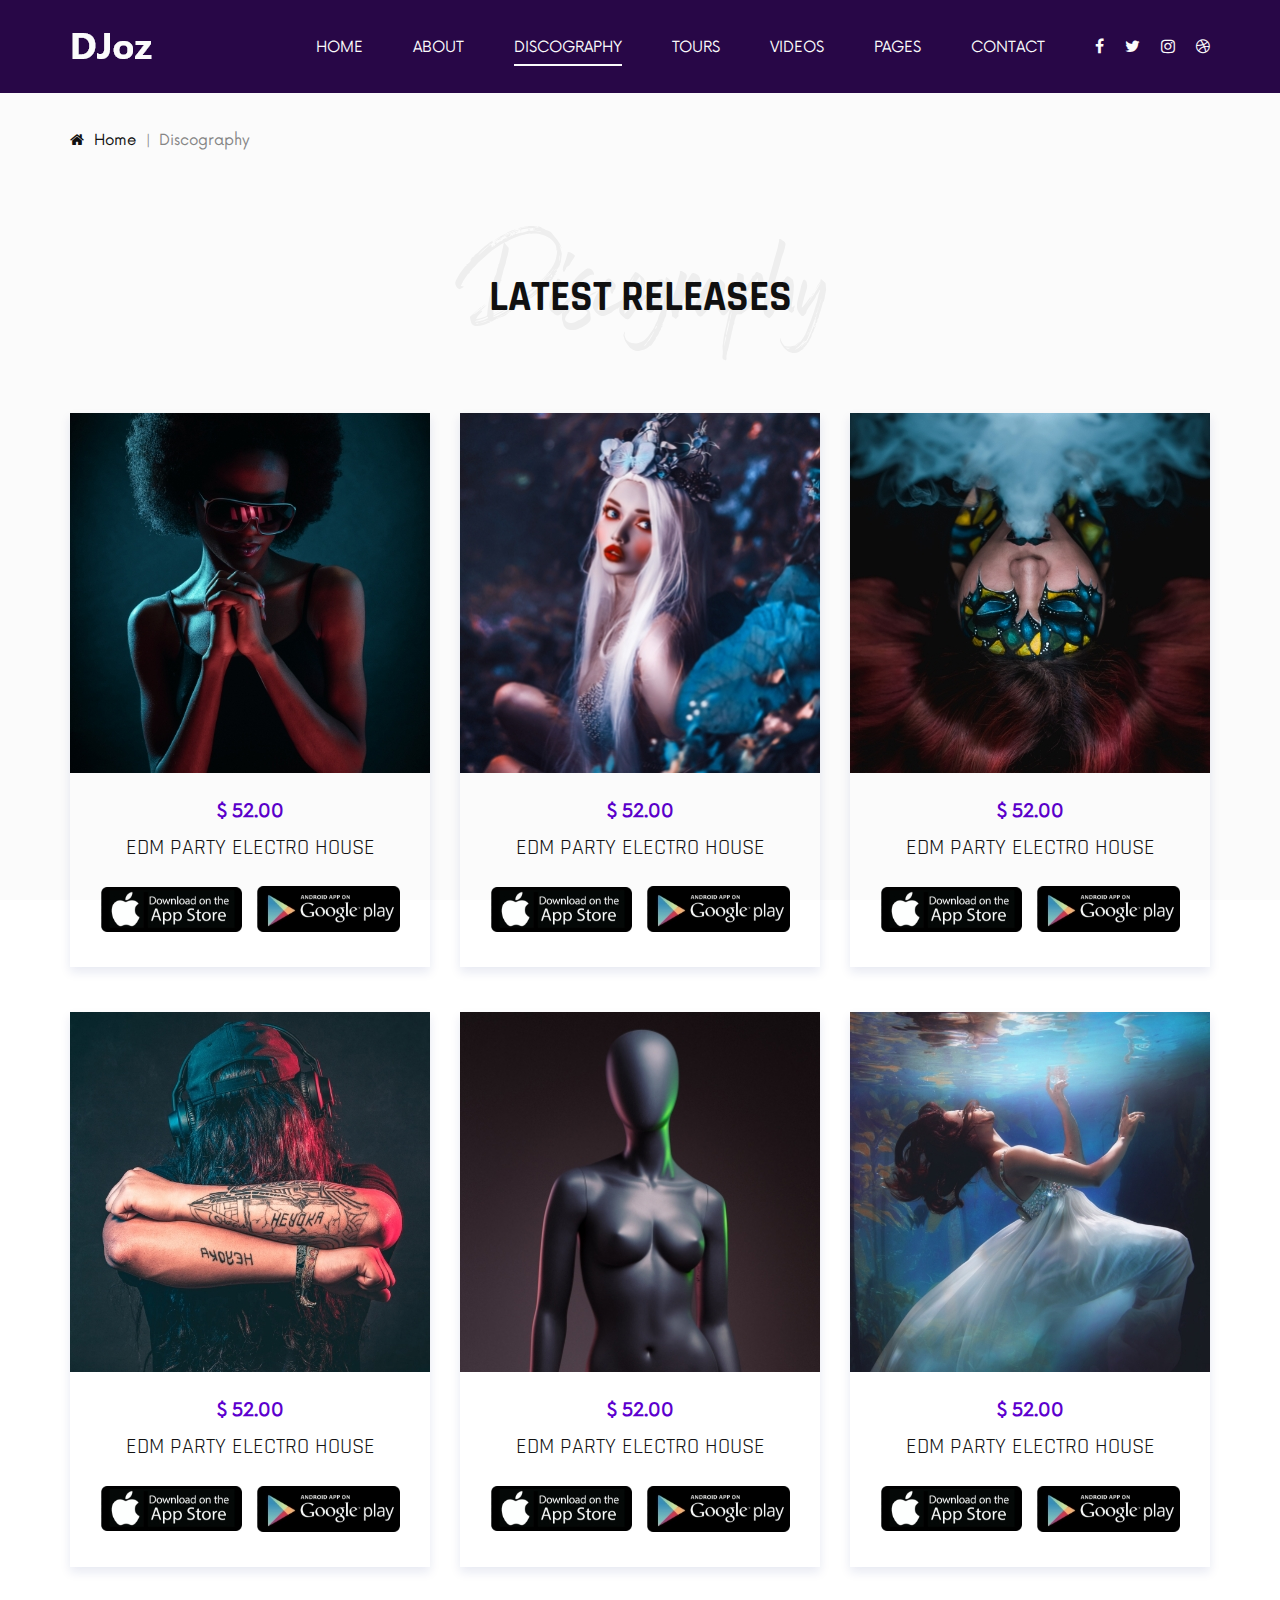
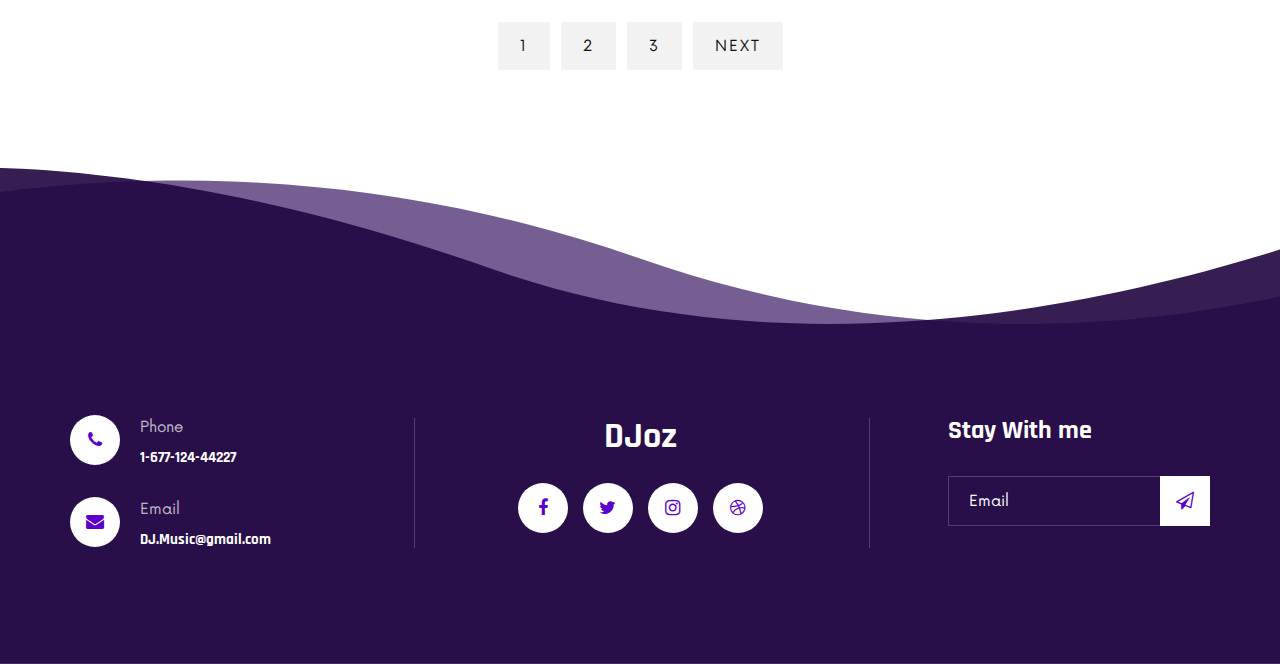
<file: frontend/discography.html>
<!DOCTYPE html>
<html lang="zxx">

<head>
    <meta charset="UTF-8">
    <meta name="description" content="DJoz Template">
    <meta name="keywords" content="DJoz, unica, creative, html">
    <meta name="viewport" content="width=device-width, initial-scale=1.0">
    <meta http-equiv="X-UA-Compatible" content="ie=edge">
    <title>DJoz | Template</title>

    <!-- Google Font -->
    <link href="https://fonts.googleapis.com/css2?family=Rajdhani:wght@400;500;600;700&display=swap" rel="stylesheet">

    <!-- Css Styles -->
    <link rel="stylesheet" href="css/bootstrap.min.css" type="text/css">
    <link rel="stylesheet" href="css/font-awesome.min.css" type="text/css">
    <link rel="stylesheet" href="css/barfiller.css" type="text/css">
    <link rel="stylesheet" href="css/nowfont.css" type="text/css">
    <link rel="stylesheet" href="css/rockville.css" type="text/css">
    <link rel="stylesheet" href="css/magnific-popup.css" type="text/css">
    <link rel="stylesheet" href="css/owl.carousel.min.css" type="text/css">
    <link rel="stylesheet" href="css/slicknav.min.css" type="text/css">
    <link rel="stylesheet" href="css/style.css" type="text/css">
</head>

<body>
    <!-- Page Preloder -->
    <div id="preloder">
        <div class="loader"></div>
    </div>

    <!-- Header Section Begin -->
    <header class="header header--normal">
        <div class="container">
            <div class="row">
                <div class="col-lg-2 col-md-2">
                    <div class="header__logo">
                        <a href="./index.html"><img src="img/logo.png" alt=""></a>
                    </div>
                </div>
                <div class="col-lg-10 col-md-10">
                    <div class="header__nav">
                        <nav class="header__menu mobile-menu">
                            <ul>
                                <li><a href="./index.html">Home</a></li>
                                <li><a href="./about.html">About</a></li>
                                <li class="active"><a href="./discography.html">Discography</a></li>
                                <li><a href="./tours.html">Tours</a></li>
                                <li><a href="./videos.html">Videos</a></li>
                                <li><a href="#">Pages</a>
                                    <ul class="dropdown">
                                        <li><a href="./about.html">About</a></li>
                                        <li><a href="./blog.html">Blog</a></li>
                                        <li><a href="./blog-details.html">Blog Details</a></li>
                                    </ul>
                                </li>
                                <li><a href="./contact.html">Contact</a></li>
                            </ul>
                        </nav>
                        <div class="header__right__social">
                            <a href="#"><i class="fa fa-facebook"></i></a>
                            <a href="#"><i class="fa fa-twitter"></i></a>
                            <a href="#"><i class="fa fa-instagram"></i></a>
                            <a href="#"><i class="fa fa-dribbble"></i></a>
                        </div>
                    </div>
                </div>
            </div>
            <div id="mobile-menu-wrap"></div>
        </div>
    </header>
    <!-- Header Section End -->

    <!-- Breadcrumb Begin -->
    <div class="breadcrumb-option">
        <div class="container">
            <div class="row">
                <div class="col-lg-12">
                    <div class="breadcrumb__links">
                        <a href="#"><i class="fa fa-home"></i> Home</a>
                        <span>Discography</span>
                    </div>
                </div>
            </div>
        </div>
    </div>
    <!-- Breadcrumb End -->

    <!-- Discography Section Begin -->
    <section class="discography spad">
        <div class="container">
            <div class="row">
                <div class="col-lg-12">
                    <div class="section-title center-title">
                        <h2>Latest Releases</h2>
                        <h1>Discography</h1>
                    </div>
                </div>
            </div>
            <div class="row">
                <div class="col-lg-4 col-md-6 col-sm-6">
                    <div class="discography__item">
                        <div class="discography__item__pic">
                            <img src="img/discography/disco-1.jpg" alt="">
                        </div>
                        <div class="discography__item__text">
                            <span>$ 52.00</span>
                            <h4>EDM Party Electro House</h4>
                            <a href="#"><img src="img/discography/link-1.jpg" alt=""></a>
                            <a href="#"><img src="img/discography/link-2.jpg" alt=""></a>
                        </div>
                    </div>
                </div>
                <div class="col-lg-4 col-md-6 col-sm-6">
                    <div class="discography__item">
                        <div class="discography__item__pic">
                            <img src="img/discography/disco-2.jpg" alt="">
                        </div>
                        <div class="discography__item__text">
                            <span>$ 52.00</span>
                            <h4>EDM Party Electro House</h4>
                            <a href="#"><img src="img/discography/link-1.jpg" alt=""></a>
                            <a href="#"><img src="img/discography/link-2.jpg" alt=""></a>
                        </div>
                    </div>
                </div>
                <div class="col-lg-4 col-md-6 col-sm-6">
                    <div class="discography__item">
                        <div class="discography__item__pic">
                            <img src="img/discography/disco-3.jpg" alt="">
                        </div>
                        <div class="discography__item__text">
                            <span>$ 52.00</span>
                            <h4>EDM Party Electro House</h4>
                            <a href="#"><img src="img/discography/link-1.jpg" alt=""></a>
                            <a href="#"><img src="img/discography/link-2.jpg" alt=""></a>
                        </div>
                    </div>
                </div>
                <div class="col-lg-4 col-md-6 col-sm-6">
                    <div class="discography__item">
                        <div class="discography__item__pic">
                            <img src="img/discography/disco-4.jpg" alt="">
                        </div>
                        <div class="discography__item__text">
                            <span>$ 52.00</span>
                            <h4>EDM Party Electro House</h4>
                            <a href="#"><img src="img/discography/link-1.jpg" alt=""></a>
                            <a href="#"><img src="img/discography/link-2.jpg" alt=""></a>
                        </div>
                    </div>
                </div>
                <div class="col-lg-4 col-md-6 col-sm-6">
                    <div class="discography__item">
                        <div class="discography__item__pic">
                            <img src="img/discography/disco-5.jpg" alt="">
                        </div>
                        <div class="discography__item__text">
                            <span>$ 52.00</span>
                            <h4>EDM Party Electro House</h4>
                            <a href="#"><img src="img/discography/link-1.jpg" alt=""></a>
                            <a href="#"><img src="img/discography/link-2.jpg" alt=""></a>
                        </div>
                    </div>
                </div>
                <div class="col-lg-4 col-md-6 col-sm-6">
                    <div class="discography__item">
                        <div class="discography__item__pic">
                            <img src="img/discography/disco-6.jpg" alt="">
                        </div>
                        <div class="discography__item__text">
                            <span>$ 52.00</span>
                            <h4>EDM Party Electro House</h4>
                            <a href="#"><img src="img/discography/link-1.jpg" alt=""></a>
                            <a href="#"><img src="img/discography/link-2.jpg" alt=""></a>
                        </div>
                    </div>
                </div>
                <div class="col-lg-12">
                    <div class="pagination__links">
                        <a href="#">1</a>
                        <a href="#">2</a>
                        <a href="#">3</a>
                        <a href="#">Next</a>
                    </div>
                </div>
            </div>
        </div>
    </section>
    <!-- Discography Section End -->

    <!-- Footer Section Begin -->
    <footer class="footer footer--normal spad set-bg" data-setbg="img/footer-bg.png">
        <div class="container">
            <div class="row">
                <div class="col-lg-3 col-md-6">
                    <div class="footer__address">
                        <ul>
                            <li>
                                <i class="fa fa-phone"></i>
                                <p>Phone</p>
                                <h6>1-677-124-44227</h6>
                            </li>
                            <li>
                                <i class="fa fa-envelope"></i>
                                <p>Email</p>
                                <h6>DJ.Music@gmail.com</h6>
                            </li>
                        </ul>
                    </div>
                </div>
                <div class="col-lg-4 offset-lg-1 col-md-6">
                    <div class="footer__social">
                        <h2>DJoz</h2>
                        <div class="footer__social__links">
                            <a href="#"><i class="fa fa-facebook"></i></a>
                            <a href="#"><i class="fa fa-twitter"></i></a>
                            <a href="#"><i class="fa fa-instagram"></i></a>
                            <a href="#"><i class="fa fa-dribbble"></i></a>
                        </div>
                    </div>
                </div>
                <div class="col-lg-3 offset-lg-1 col-md-6">
                    <div class="footer__newslatter">
                        <h4>Stay With me</h4>
                        <form action="#">
                            <input type="text" placeholder="Email">
                            <button type="submit"><i class="fa fa-send-o"></i></button>
                        </form>
                    </div>
                </div>
            </div>
        </div>
    </footer>
    <!-- Footer Section End -->

    <!-- Js Plugins -->
    <script src="js/jquery-3.3.1.min.js"></script>
    <script src="js/bootstrap.min.js"></script>
    <script src="js/jquery.magnific-popup.min.js"></script>
    <script src="js/jquery.nicescroll.min.js"></script>
    <script src="js/jquery.barfiller.js"></script>
    <script src="js/jquery.countdown.min.js"></script>
    <script src="js/jquery.slicknav.js"></script>
    <script src="js/owl.carousel.min.js"></script>
    <script src="js/main.js"></script>

    <!-- Music Plugin -->
    <script src="js/jquery.jplayer.min.js"></script>
    <script src="js/jplayerInit.js"></script>
</body>

</html>
</file>
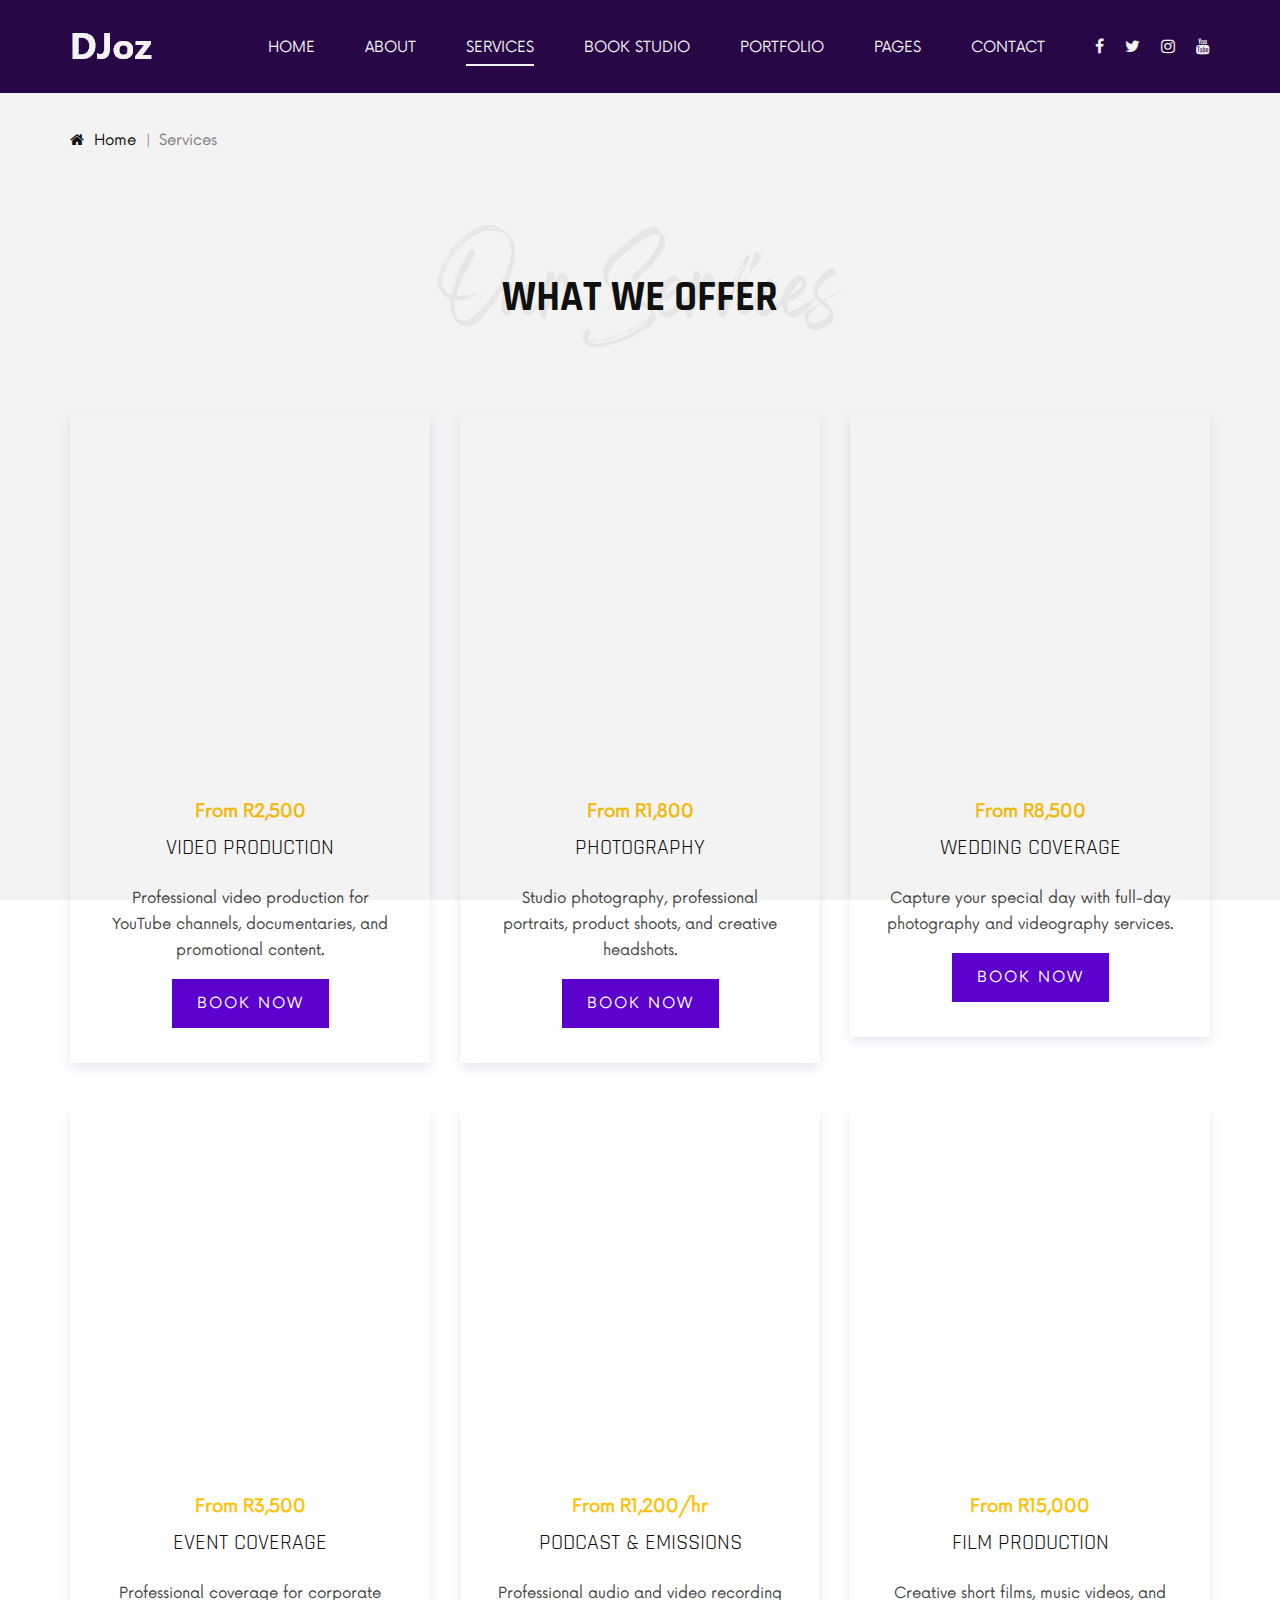
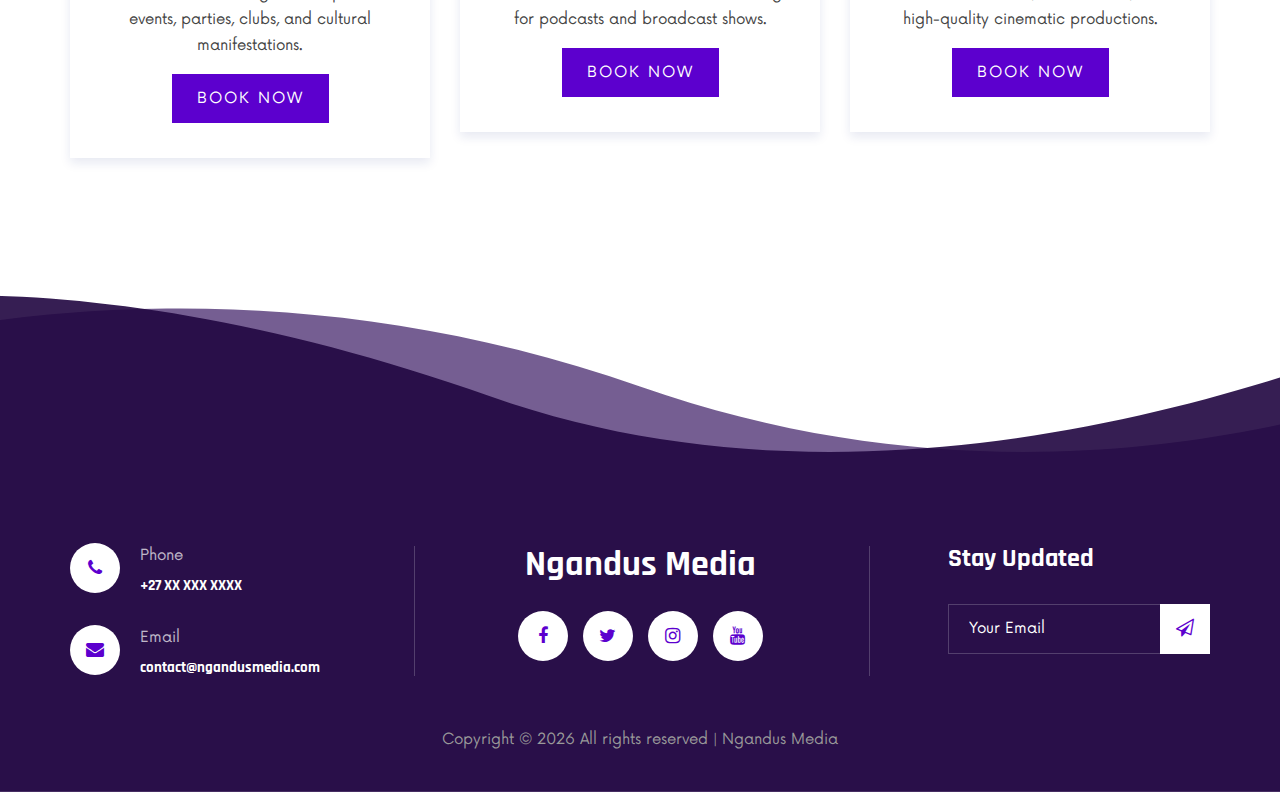
<file: frontend/services.html>
<!DOCTYPE html>
<html lang="en">

<head>
    <meta charset="UTF-8">
    <meta name="description" content="Ngandus Media - Professional Creative Services in South Africa">
    <meta name="keywords" content="Ngandus Media, video production, photography, film, South Africa">
    <meta name="viewport" content="width=device-width, initial-scale=1.0">
    <meta http-equiv="X-UA-Compatible" content="ie=edge">
    <title>Services | Ngandus Media</title>

    <!-- Google Font -->
    <link href="https://fonts.googleapis.com/css2?family=Rajdhani:wght@400;500;600;700&display=swap" rel="stylesheet">

    <!-- Css Styles -->
    <link rel="stylesheet" href="css/bootstrap.min.css" type="text/css">
    <link rel="stylesheet" href="css/font-awesome.min.css" type="text/css">
    <link rel="stylesheet" href="css/barfiller.css" type="text/css">
    <link rel="stylesheet" href="css/nowfont.css" type="text/css">
    <link rel="stylesheet" href="css/rockville.css" type="text/css">
    <link rel="stylesheet" href="css/magnific-popup.css" type="text/css">
    <link rel="stylesheet" href="css/owl.carousel.min.css" type="text/css">
    <link rel="stylesheet" href="css/slicknav.min.css" type="text/css">
    <link rel="stylesheet" href="css/style.css" type="text/css">
</head>

<body>
    <!-- Page Preloder -->
    <div id="preloder">
        <div class="loader"></div>
    </div>

    <!-- Header Section Begin -->
    <header class="header header--normal">
        <div class="container">
            <div class="row">
                <div class="col-lg-2 col-md-2">
                    <div class="header__logo">
                        <a href="./index.html"><img src="img/logo.png" alt=""></a>
                    </div>
                </div>
                <div class="col-lg-10 col-md-10">
                    <div class="header__nav">
                        <nav class="header__menu mobile-menu">
                            <ul>
                                <li><a href="./index.html">Home</a></li>
                                <li><a href="./about.html">About</a></li>
                                <li class="active"><a href="./services.html">Services</a></li>
                                <li><a href="./booking.html">Book Studio</a></li>
                                <li><a href="./videos.html">Portfolio</a></li>
                                <li><a href="#">Pages</a>
                                    <ul class="dropdown">
                                        <li><a href="./about.html">About Us</a></li>
                                        <li><a href="./blog.html">Blog</a></li>
                                        <li><a href="./gallery.html">Gallery</a></li>
                                    </ul>
                                </li>
                                <li><a href="./contact.html">Contact</a></li>
                            </ul>
                        </nav>
                        <div class="header__right__social">
                            <a href="#"><i class="fa fa-facebook"></i></a>
                            <a href="#"><i class="fa fa-twitter"></i></a>
                            <a href="#"><i class="fa fa-instagram"></i></a>
                            <a href="#"><i class="fa fa-youtube"></i></a>
                        </div>
                    </div>
                </div>
            </div>
            <div id="mobile-menu-wrap"></div>
        </div>
    </header>
    <!-- Header Section End -->

    <!-- Breadcrumb Begin -->
    <div class="breadcrumb-option">
        <div class="container">
            <div class="row">
                <div class="col-lg-12">
                    <div class="breadcrumb__links">
                        <a href="./index.html"><i class="fa fa-home"></i> Home</a>
                        <span>Services</span>
                    </div>
                </div>
            </div>
        </div>
    </div>
    <!-- Breadcrumb End -->

    <!-- Services Section Begin -->
    <section class="discography spad">
        <div class="container">
            <div class="row">
                <div class="col-lg-12">
                    <div class="section-title center-title">
                        <h2>What We Offer</h2>
                        <h1>Our Services</h1>
                    </div>
                </div>
            </div>
            <div class="row" id="services-container">
                <div class="col-lg-4 col-md-6 col-sm-6">
                    <div class="discography__item">
                        <div class="discography__item__pic">
                            <img src="img/services/service-1.png" alt="Video Production">
                        </div>
                        <div class="discography__item__text">
                            <span style="color: #ffc107; font-size: 18px; font-weight: bold;">From R2,500</span>
                            <h4>Video Production</h4>
                            <p>Professional video production for YouTube channels, documentaries, and promotional
                                content.</p>
                            <a href="./booking.html" class="primary-btn">Book Now</a>
                        </div>
                    </div>
                </div>
                <div class="col-lg-4 col-md-6 col-sm-6">
                    <div class="discography__item">
                        <div class="discography__item__pic">
                            <img src="img/services/service-2.png" alt="Photography">
                        </div>
                        <div class="discography__item__text">
                            <span style="color: #ffc107; font-size: 18px; font-weight: bold;">From R1,800</span>
                            <h4>Photography</h4>
                            <p>Studio photography, professional portraits, product shoots, and creative headshots.</p>
                            <a href="./booking.html" class="primary-btn">Book Now</a>
                        </div>
                    </div>
                </div>
                <div class="col-lg-4 col-md-6 col-sm-6">
                    <div class="discography__item">
                        <div class="discography__item__pic">
                            <img src="img/services/service-3.png" alt="Wedding Coverage">
                        </div>
                        <div class="discography__item__text">
                            <span style="color: #ffc107; font-size: 18px; font-weight: bold;">From R8,500</span>
                            <h4>Wedding Coverage</h4>
                            <p>Capture your special day with full-day photography and videography services.</p>
                            <a href="./booking.html" class="primary-btn">Book Now</a>
                        </div>
                    </div>
                </div>
                <div class="col-lg-4 col-md-6 col-sm-6">
                    <div class="discography__item">
                        <div class="discography__item__pic">
                            <img src="img/services/service-4.png" alt="Event Coverage">
                        </div>
                        <div class="discography__item__text">
                            <span style="color: #ffc107; font-size: 18px; font-weight: bold;">From R3,500</span>
                            <h4>Event Coverage</h4>
                            <p>Professional coverage for corporate events, parties, clubs, and cultural manifestations.
                            </p>
                            <a href="./booking.html" class="primary-btn">Book Now</a>
                        </div>
                    </div>
                </div>
                <div class="col-lg-4 col-md-6 col-sm-6">
                    <div class="discography__item">
                        <div class="discography__item__pic">
                            <img src="img/services/service-1.png" alt="Podcast Recording">
                        </div>
                        <div class="discography__item__text">
                            <span style="color: #ffc107; font-size: 18px; font-weight: bold;">From R1,200/hr</span>
                            <h4>Podcast & Emissions</h4>
                            <p>Professional audio and video recording for podcasts and broadcast shows.</p>
                            <a href="./booking.html" class="primary-btn">Book Now</a>
                        </div>
                    </div>
                </div>
                <div class="col-lg-4 col-md-6 col-sm-6">
                    <div class="discography__item">
                        <div class="discography__item__pic">
                            <img src="img/services/service-2.png" alt="Film Production">
                        </div>
                        <div class="discography__item__text">
                            <span style="color: #ffc107; font-size: 18px; font-weight: bold;">From R15,000</span>
                            <h4>Film Production</h4>
                            <p>Creative short films, music videos, and high-quality cinematic productions.</p>
                            <a href="./booking.html" class="primary-btn">Book Now</a>
                        </div>
                    </div>
                </div>
            </div>
        </div>
    </section>
    <!-- Services Section End -->

    <!-- Footer Section Begin -->
    <footer class="footer footer--normal spad set-bg" data-setbg="img/footer-bg.png">
        <div class="container">
            <div class="row">
                <div class="col-lg-3 col-md-6">
                    <div class="footer__address">
                        <ul>
                            <li>
                                <i class="fa fa-phone"></i>
                                <p>Phone</p>
                                <h6 id="footer-phone">+27 XX XXX XXXX</h6>
                            </li>
                            <li>
                                <i class="fa fa-envelope"></i>
                                <p>Email</p>
                                <h6 id="footer-email">contact@ngandusmedia.com</h6>
                            </li>
                        </ul>
                    </div>
                </div>
                <div class="col-lg-4 offset-lg-1 col-md-6">
                    <div class="footer__social">
                        <h2>Ngandus Media</h2>
                        <div class="footer__social__links" id="footer-social">
                            <a href="#"><i class="fa fa-facebook"></i></a>
                            <a href="#"><i class="fa fa-twitter"></i></a>
                            <a href="#"><i class="fa fa-instagram"></i></a>
                            <a href="#"><i class="fa fa-youtube"></i></a>
                        </div>
                    </div>
                </div>
                <div class="col-lg-3 offset-lg-1 col-md-6">
                    <div class="footer__newslatter">
                        <h4>Stay Updated</h4>
                        <form id="newsletter-form">
                            <input type="email" placeholder="Your Email" id="newsletter-email" required>
                            <button type="submit"><i class="fa fa-send-o"></i></button>
                        </form>
                    </div>
                </div>
            </div>
            <div class="footer__copyright__text">
                <p>Copyright &copy;
                    <script>document.write(new Date().getFullYear());</script> All rights reserved | Ngandus Media
                </p>
            </div>
        </div>
    </footer>
    <!-- Footer Section End -->

    <!-- Js Plugins -->
    <script src="js/jquery-3.3.1.min.js"></script>
    <script src="js/bootstrap.min.js"></script>
    <script src="js/jquery.magnific-popup.min.js"></script>
    <script src="js/jquery.nicescroll.min.js"></script>
    <script src="js/jquery.barfiller.js"></script>
    <script src="js/jquery.countdown.min.js"></script>
    <script src="js/jquery.slicknav.js"></script>
    <script src="js/owl.carousel.min.js"></script>
    <script src="js/main.js"></script>
    <script src="js/api.js"></script>
</body>

</html>
</file>
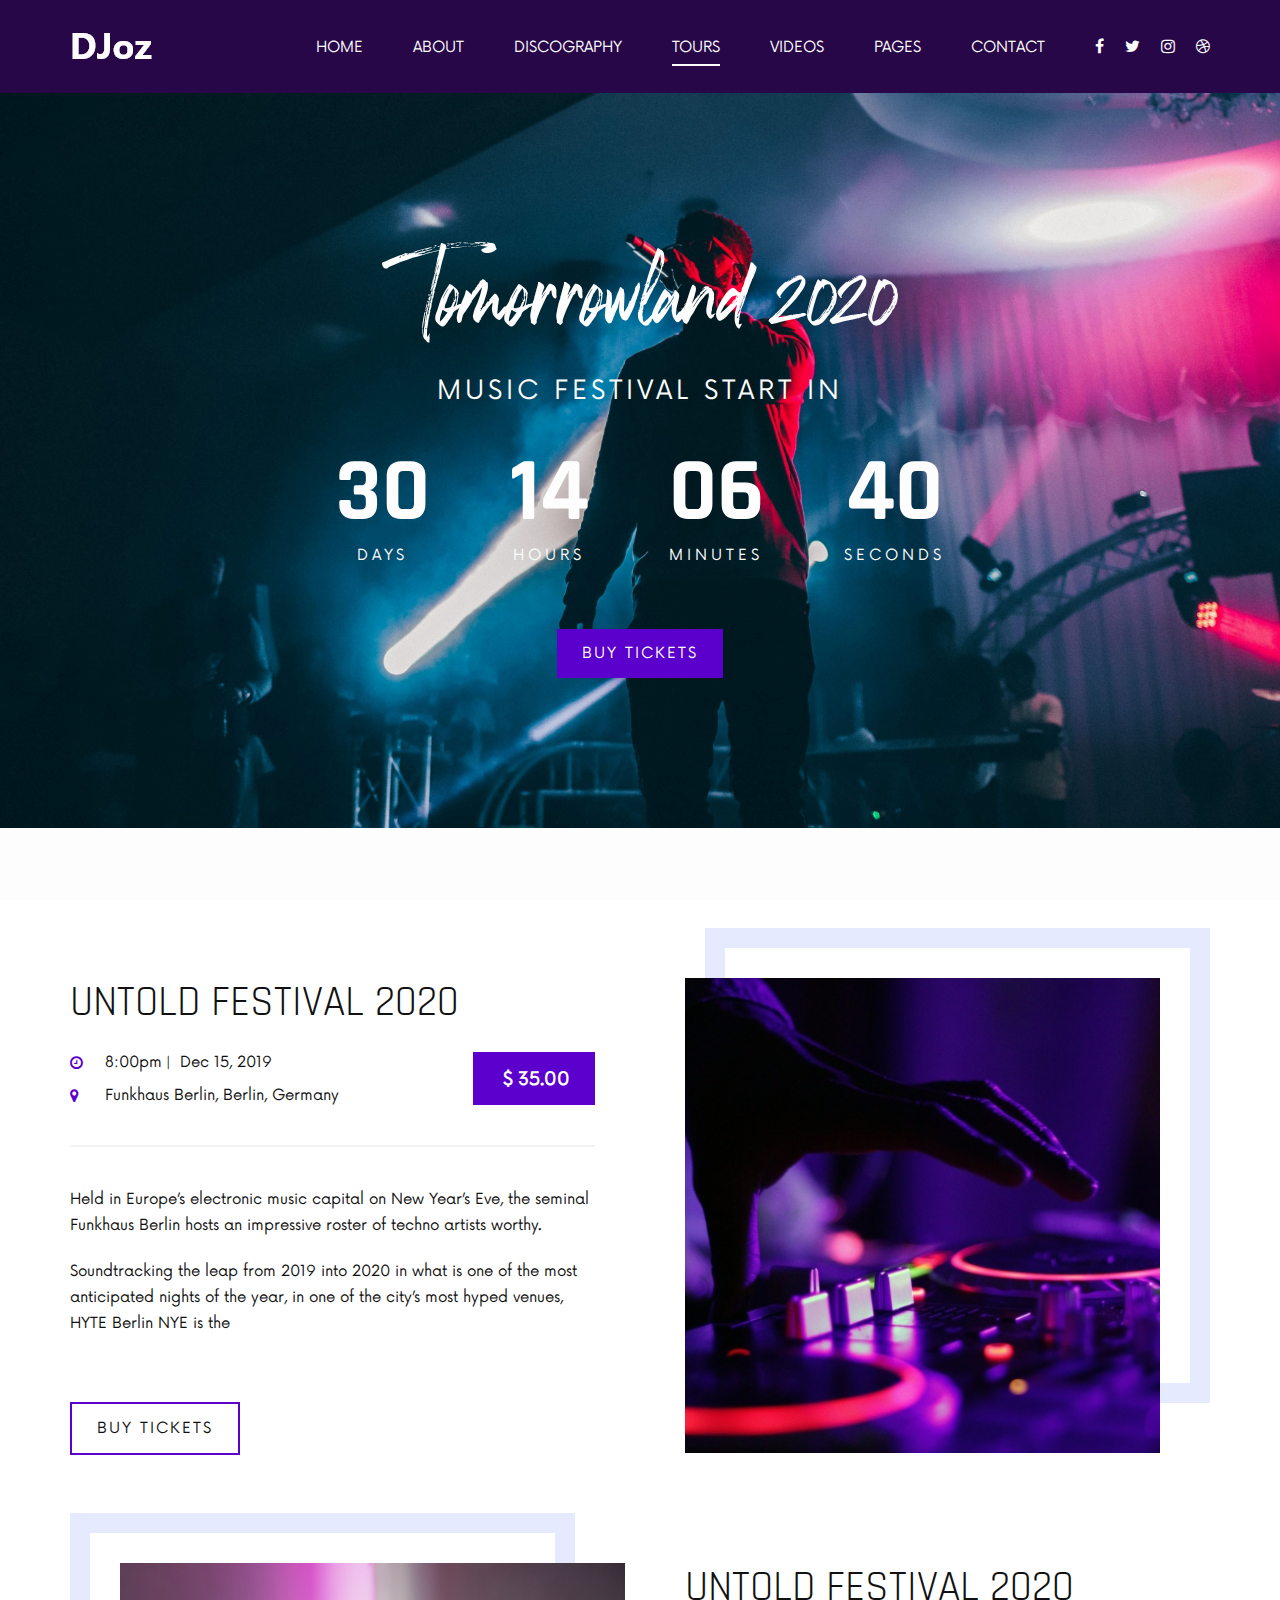
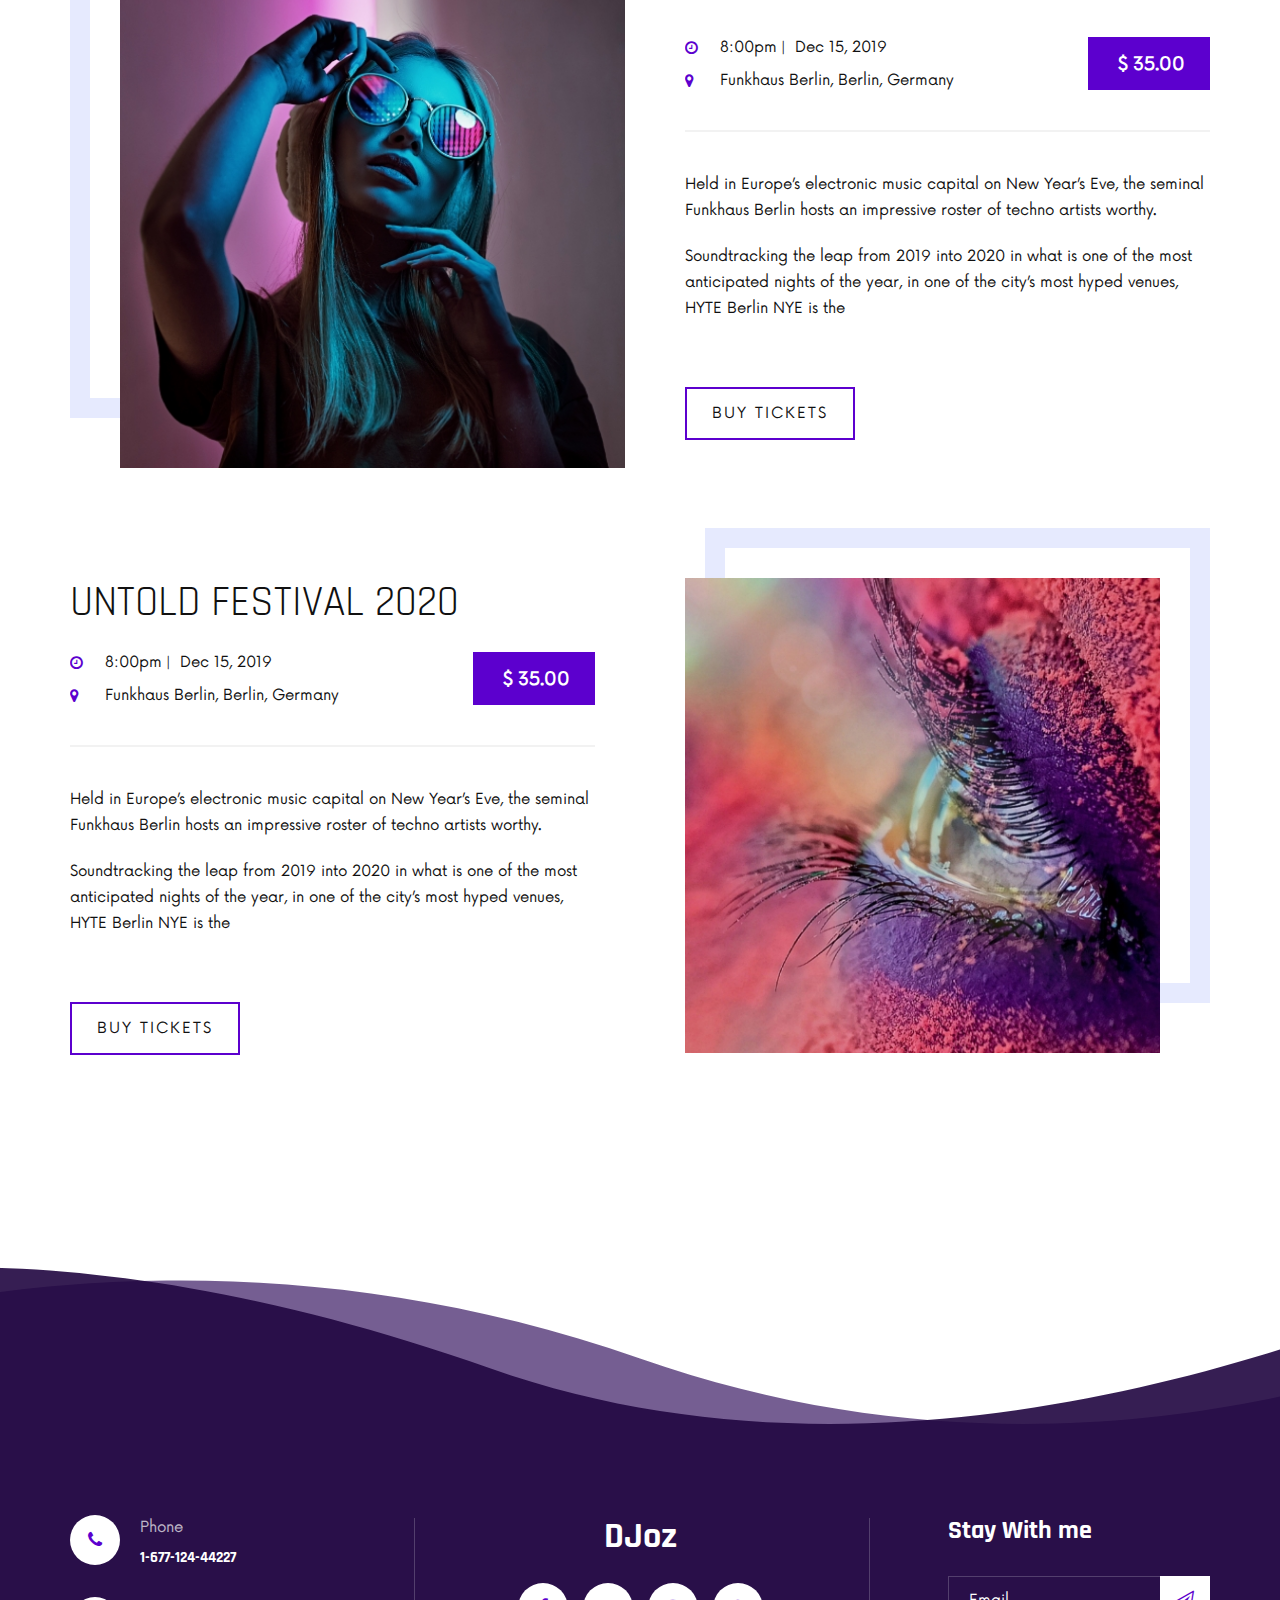
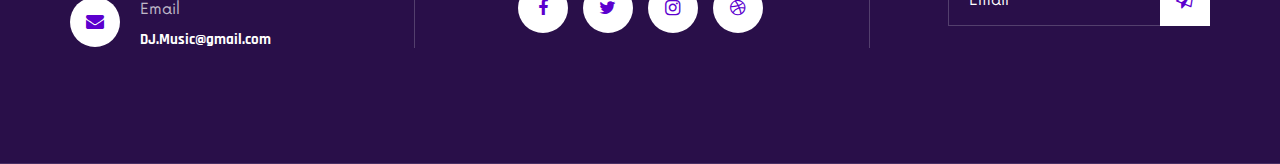
<file: frontend/tours.html>
<!DOCTYPE html>
<html lang="zxx">

<head>
    <meta charset="UTF-8">
    <meta name="description" content="DJoz Template">
    <meta name="keywords" content="DJoz, unica, creative, html">
    <meta name="viewport" content="width=device-width, initial-scale=1.0">
    <meta http-equiv="X-UA-Compatible" content="ie=edge">
    <title>DJoz | Template</title>

    <!-- Google Font -->
    <link href="https://fonts.googleapis.com/css2?family=Rajdhani:wght@400;500;600;700&display=swap" rel="stylesheet">

    <!-- Css Styles -->
    <link rel="stylesheet" href="css/bootstrap.min.css" type="text/css">
    <link rel="stylesheet" href="css/font-awesome.min.css" type="text/css">
    <link rel="stylesheet" href="css/barfiller.css" type="text/css">
    <link rel="stylesheet" href="css/nowfont.css" type="text/css">
    <link rel="stylesheet" href="css/rockville.css" type="text/css">
    <link rel="stylesheet" href="css/magnific-popup.css" type="text/css">
    <link rel="stylesheet" href="css/owl.carousel.min.css" type="text/css">
    <link rel="stylesheet" href="css/slicknav.min.css" type="text/css">
    <link rel="stylesheet" href="css/style.css" type="text/css">
</head>

<body>
    <!-- Page Preloder -->
    <div id="preloder">
        <div class="loader"></div>
    </div>

    <!-- Header Section Begin -->
    <header class="header header--normal">
        <div class="container">
            <div class="row">
                <div class="col-lg-2 col-md-2">
                    <div class="header__logo">
                        <a href="./index.html"><img src="img/logo.png" alt=""></a>
                    </div>
                </div>
                <div class="col-lg-10 col-md-10">
                    <div class="header__nav">
                        <nav class="header__menu mobile-menu">
                            <ul>
                                <li><a href="./index.html">Home</a></li>
                                <li><a href="./about.html">About</a></li>
                                <li><a href="./discography.html">Discography</a></li>
                                <li class="active"><a href="./tours.html">Tours</a></li>
                                <li><a href="./videos.html">Videos</a></li>
                                <li><a href="#">Pages</a>
                                    <ul class="dropdown">
                                        <li><a href="./about.html">About</a></li>
                                        <li><a href="./blog.html">Blog</a></li>
                                        <li><a href="./blog-details.html">Blog Details</a></li>
                                    </ul>
                                </li>
                                <li><a href="./contact.html">Contact</a></li>
                            </ul>
                        </nav>
                        <div class="header__right__social">
                            <a href="#"><i class="fa fa-facebook"></i></a>
                            <a href="#"><i class="fa fa-twitter"></i></a>
                            <a href="#"><i class="fa fa-instagram"></i></a>
                            <a href="#"><i class="fa fa-dribbble"></i></a>
                        </div>
                    </div>
                </div>
            </div>
            <div id="mobile-menu-wrap"></div>
        </div>
    </header>
    <!-- Header Section End -->

    <!-- Countdown Section Begin -->
    <section class="countdown countdown--page spad set-bg" data-setbg="img/countdown-bg.jpg">
        <div class="container">
            <div class="row">
                <div class="col-lg-12">
                    <div class="countdown__text">
                        <h1>Tomorrowland 2020</h1>
                        <h4>Music festival start in</h4>
                    </div>
                    <div class="countdown__timer" id="countdown-time">
                        <div class="countdown__item">
                            <span>20</span>
                            <p>days</p>
                        </div>
                        <div class="countdown__item">
                            <span>45</span>
                            <p>hours</p>
                        </div>
                        <div class="countdown__item">
                            <span>18</span>
                            <p>minutes</p>
                        </div>
                        <div class="countdown__item">
                            <span>09</span>
                            <p>seconds</p>
                        </div>
                    </div>
                    <div class="buy__tickets">
                        <a href="#" class="primary-btn">Buy tickets</a>
                    </div>
                </div>
            </div>
        </div>
    </section>
    <!-- Countdown Section End -->

    <!-- Tours Section Begin -->
    <section class="tours spad">
        <div class="container">
            <div class="row">
                <div class="col-lg-6 order-lg-1">
                    <div class="tours__item__text">
                        <h2>Untold Festival 2020</h2>
                        <div class="tours__text__widget">
                            <ul>
                                <li>
                                    <i class="fa fa-clock-o"></i>
                                    <span>8:00pm</span>
                                    <span>Dec 15, 2019</span>
                                </li>
                                <li>
                                    <i class="fa fa-map-marker"></i>
                                    Funkhaus Berlin, Berlin, Germany
                                </li>
                            </ul>
                            <div class="price">$ 35.00</div>
                        </div>
                        <div class="tours__text__desc">
                            <p>Held in Europe’s electronic music capital on New Year’s Eve, the seminal Funkhaus Berlin
                                hosts an impressive roster of techno artists worthy.</p>
                            <p>Soundtracking the leap from 2019 into 2020 in what is one of the most anticipated nights
                                of the year, in one of the city’s most hyped venues, HYTE Berlin NYE is the</p>
                        </div>
                        <a href="#" class="primary-btn border-btn">Buy tickets</a>
                    </div>
                </div>
                <div class="col-lg-6 order-lg-2">
                    <div class="tours__item__pic">
                        <img src="img/tours/tour-1.jpg" alt="">
                    </div>
                </div>
                <div class="col-lg-6 order-lg-4">
                    <div class="tours__item__text tours__item__text--right">
                        <h2>Untold Festival 2020</h2>
                        <div class="tours__text__widget">
                            <ul>
                                <li>
                                    <i class="fa fa-clock-o"></i>
                                    <span>8:00pm</span>
                                    <span>Dec 15, 2019</span>
                                </li>
                                <li>
                                    <i class="fa fa-map-marker"></i>
                                    Funkhaus Berlin, Berlin, Germany
                                </li>
                            </ul>
                            <div class="price">$ 35.00</div>
                        </div>
                        <div class="tours__text__desc">
                            <p>Held in Europe’s electronic music capital on New Year’s Eve, the seminal Funkhaus Berlin
                                hosts an impressive roster of techno artists worthy.</p>
                            <p>Soundtracking the leap from 2019 into 2020 in what is one of the most anticipated nights
                                of the year, in one of the city’s most hyped venues, HYTE Berlin NYE is the</p>
                        </div>
                        <a href="#" class="primary-btn border-btn">Buy tickets</a>
                    </div>
                </div>
                <div class="col-lg-6 order-lg-3">
                    <div class="tours__item__pic tours__item__pic--left">
                        <img src="img/tours/tour-2.jpg" alt="">
                    </div>
                </div>
                <div class="col-lg-6 order-lg-5">
                    <div class="tours__item__text">
                        <h2>Untold Festival 2020</h2>
                        <div class="tours__text__widget">
                            <ul>
                                <li>
                                    <i class="fa fa-clock-o"></i>
                                    <span>8:00pm</span>
                                    <span>Dec 15, 2019</span>
                                </li>
                                <li>
                                    <i class="fa fa-map-marker"></i>
                                    Funkhaus Berlin, Berlin, Germany
                                </li>
                            </ul>
                            <div class="price">$ 35.00</div>
                        </div>
                        <div class="tours__text__desc">
                            <p>Held in Europe’s electronic music capital on New Year’s Eve, the seminal Funkhaus Berlin
                                hosts an impressive roster of techno artists worthy.</p>
                            <p>Soundtracking the leap from 2019 into 2020 in what is one of the most anticipated nights
                                of the year, in one of the city’s most hyped venues, HYTE Berlin NYE is the</p>
                        </div>
                        <a href="#" class="primary-btn border-btn">Buy tickets</a>
                    </div>
                </div>
                <div class="col-lg-6 order-lg-6">
                    <div class="tours__item__pic tours__item__pic--last">
                        <img src="img/tours/tour-3.jpg" alt="">
                    </div>
                </div>
            </div>
        </div>
    </section>
    <!-- Tours Section End -->

    <!-- Footer Section Begin -->
    <footer class="footer footer--normal spad set-bg" data-setbg="img/footer-bg.png">
        <div class="container">
            <div class="row">
                <div class="col-lg-3 col-md-6">
                    <div class="footer__address">
                        <ul>
                            <li>
                                <i class="fa fa-phone"></i>
                                <p>Phone</p>
                                <h6>1-677-124-44227</h6>
                            </li>
                            <li>
                                <i class="fa fa-envelope"></i>
                                <p>Email</p>
                                <h6>DJ.Music@gmail.com</h6>
                            </li>
                        </ul>
                    </div>
                </div>
                <div class="col-lg-4 offset-lg-1 col-md-6">
                    <div class="footer__social">
                        <h2>DJoz</h2>
                        <div class="footer__social__links">
                            <a href="#"><i class="fa fa-facebook"></i></a>
                            <a href="#"><i class="fa fa-twitter"></i></a>
                            <a href="#"><i class="fa fa-instagram"></i></a>
                            <a href="#"><i class="fa fa-dribbble"></i></a>
                        </div>
                    </div>
                </div>
                <div class="col-lg-3 offset-lg-1 col-md-6">
                    <div class="footer__newslatter">
                        <h4>Stay With me</h4>
                        <form action="#">
                            <input type="text" placeholder="Email">
                            <button type="submit"><i class="fa fa-send-o"></i></button>
                        </form>
                    </div>
                </div>
            </div>
        </div>
    </footer>
    <!-- Footer Section End -->

    <!-- Js Plugins -->
    <script src="js/jquery-3.3.1.min.js"></script>
    <script src="js/bootstrap.min.js"></script>
    <script src="js/jquery.magnific-popup.min.js"></script>
    <script src="js/jquery.nicescroll.min.js"></script>
    <script src="js/jquery.barfiller.js"></script>
    <script src="js/jquery.countdown.min.js"></script>
    <script src="js/jquery.slicknav.js"></script>
    <script src="js/owl.carousel.min.js"></script>
    <script src="js/main.js"></script>

    <!-- Music Plugin -->
    <script src="js/jquery.jplayer.min.js"></script>
    <script src="js/jplayerInit.js"></script>
</body>

</html>
</file>
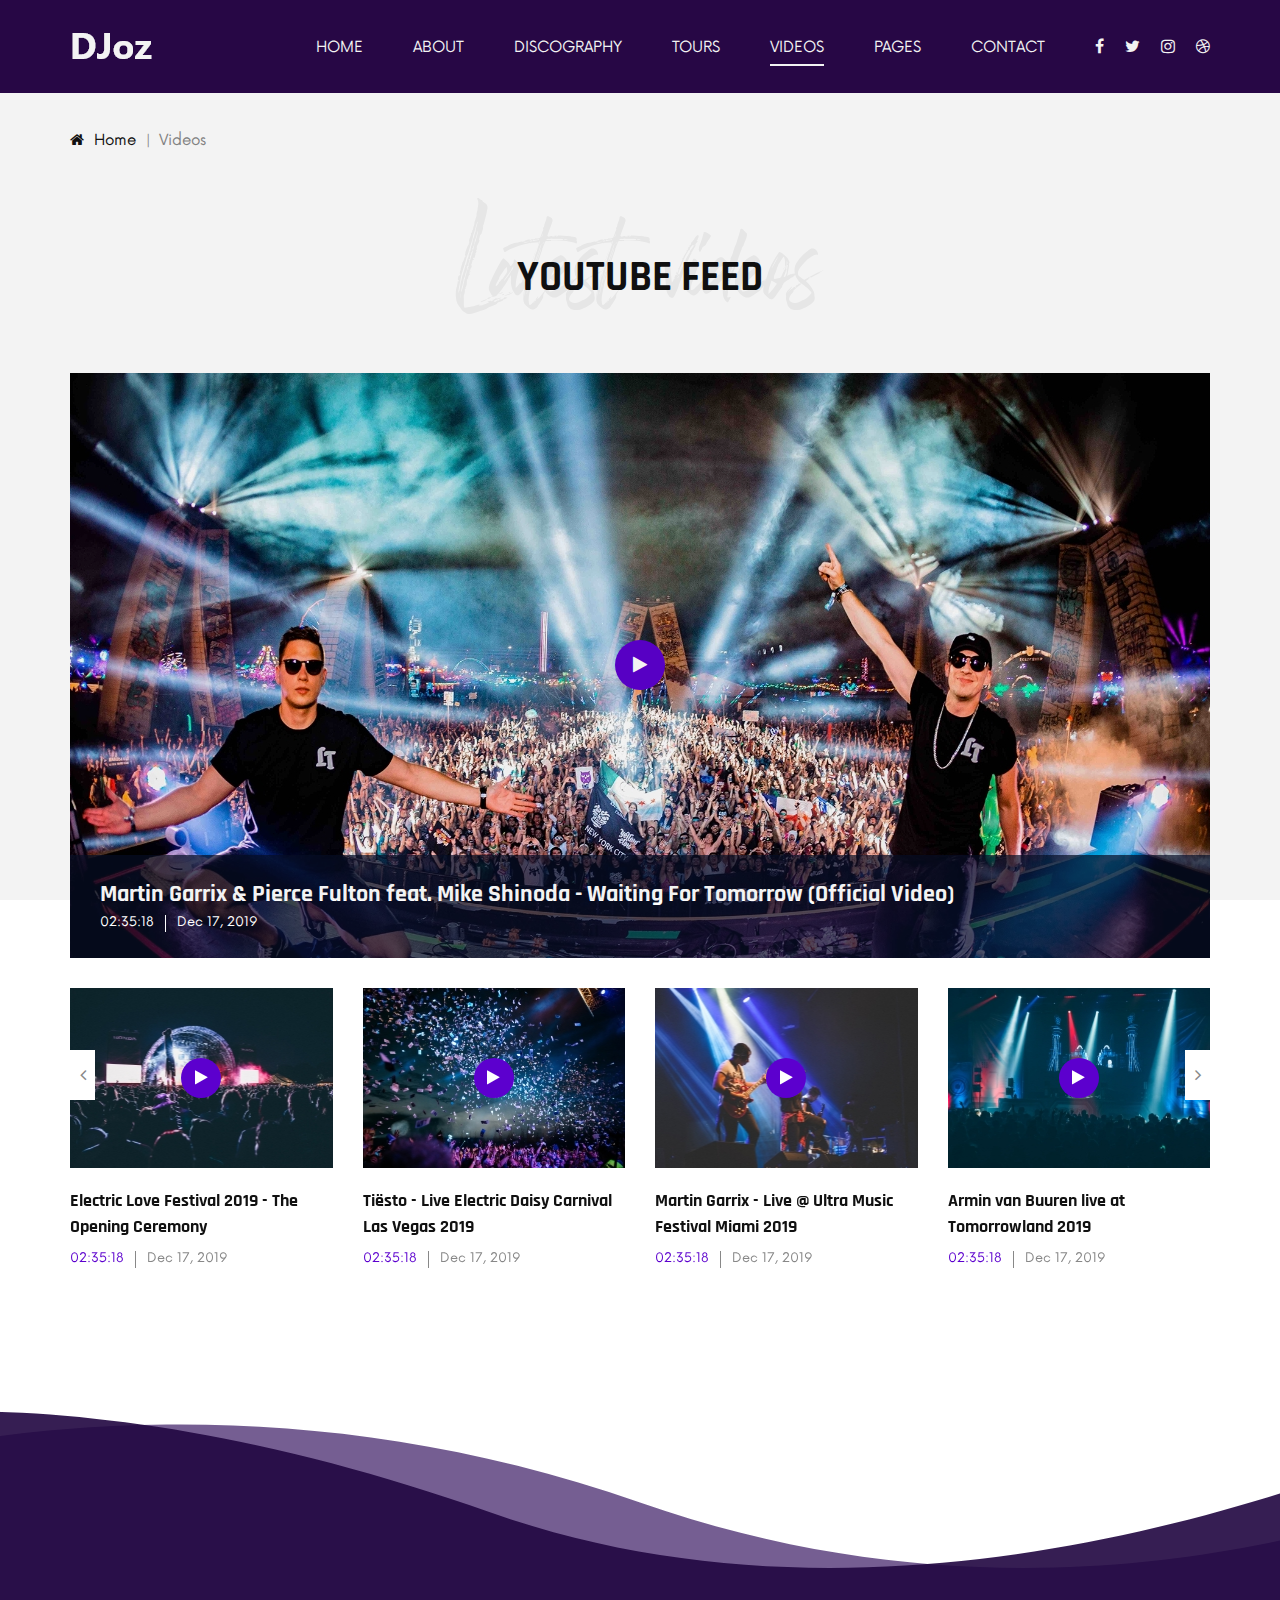
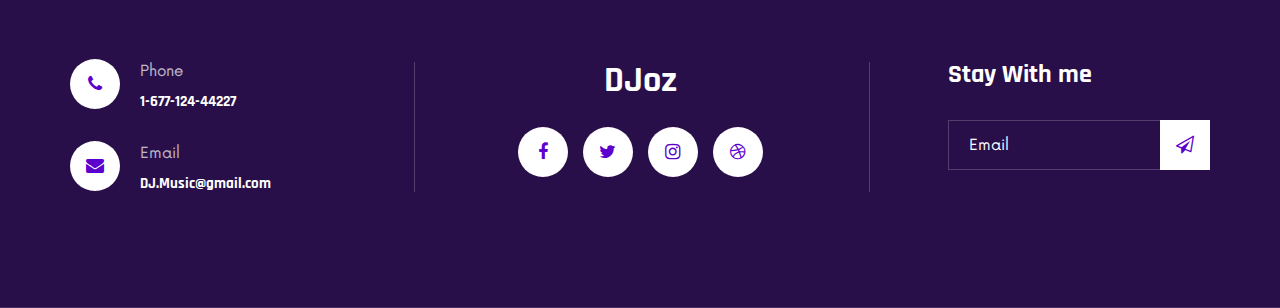
<file: frontend/videos.html>
<!DOCTYPE html>
<html lang="zxx">

<head>
    <meta charset="UTF-8">
    <meta name="description" content="DJoz Template">
    <meta name="keywords" content="DJoz, unica, creative, html">
    <meta name="viewport" content="width=device-width, initial-scale=1.0">
    <meta http-equiv="X-UA-Compatible" content="ie=edge">
    <title>DJoz | Template</title>

    <!-- Google Font -->
    <link href="https://fonts.googleapis.com/css2?family=Rajdhani:wght@400;500;600;700&display=swap" rel="stylesheet">

    <!-- Css Styles -->
    <link rel="stylesheet" href="css/bootstrap.min.css" type="text/css">
    <link rel="stylesheet" href="css/font-awesome.min.css" type="text/css">
    <link rel="stylesheet" href="css/barfiller.css" type="text/css">
    <link rel="stylesheet" href="css/nowfont.css" type="text/css">
    <link rel="stylesheet" href="css/rockville.css" type="text/css">
    <link rel="stylesheet" href="css/magnific-popup.css" type="text/css">
    <link rel="stylesheet" href="css/owl.carousel.min.css" type="text/css">
    <link rel="stylesheet" href="css/slicknav.min.css" type="text/css">
    <link rel="stylesheet" href="css/style.css" type="text/css">
</head>

<body>
    <!-- Page Preloder -->
    <div id="preloder">
        <div class="loader"></div>
    </div>

    <!-- Header Section Begin -->
    <header class="header header--normal">
        <div class="container">
            <div class="row">
                <div class="col-lg-2 col-md-2">
                    <div class="header__logo">
                        <a href="./index.html"><img src="img/logo.png" alt=""></a>
                    </div>
                </div>
                <div class="col-lg-10 col-md-10">
                    <div class="header__nav">
                        <nav class="header__menu mobile-menu">
                            <ul>
                                <li><a href="./index.html">Home</a></li>
                                <li><a href="./about.html">About</a></li>
                                <li><a href="./discography.html">Discography</a></li>
                                <li><a href="./tours.html">Tours</a></li>
                                <li class="active"><a href="./videos.html">Videos</a></li>
                                <li><a href="#">Pages</a>
                                    <ul class="dropdown">
                                        <li><a href="./about.html">About</a></li>
                                        <li><a href="./blog.html">Blog</a></li>
                                        <li><a href="./blog-details.html">Blog Details</a></li>
                                    </ul>
                                </li>
                                <li><a href="./contact.html">Contact</a></li>
                            </ul>
                        </nav>
                        <div class="header__right__social">
                            <a href="#"><i class="fa fa-facebook"></i></a>
                            <a href="#"><i class="fa fa-twitter"></i></a>
                            <a href="#"><i class="fa fa-instagram"></i></a>
                            <a href="#"><i class="fa fa-dribbble"></i></a>
                        </div>
                    </div>
                </div>
            </div>
            <div id="mobile-menu-wrap"></div>
        </div>
    </header>
    <!-- Header Section End -->

    <!-- Breadcrumb Begin -->
    <div class="breadcrumb-option">
        <div class="container">
            <div class="row">
                <div class="col-lg-12">
                    <div class="breadcrumb__links">
                        <a href="#"><i class="fa fa-home"></i> Home</a>
                        <span>Videos</span>
                    </div>
                </div>
            </div>
        </div>
    </div>
    <!-- Breadcrumb End -->

    <!-- Video Section Begin -->
    <section class="videos spad">
        <div class="container">
            <div class="row">
                <div class="col-lg-12">
                    <div class="section-title center-title">
                        <h2>YOutube feed</h2>
                        <h1>Latest videos</h1>
                    </div>
                    <div class="videos__large__item set-bg" data-setbg="img/videos/large-item.jpg">
                        <a href="https://www.youtube.com/watch?v=yJg-Y5byMMw?autoplay=1" class="play-btn video-popup"><i class="fa fa-play"></i></a>
                        <div class="videos__large__item__text">
                            <h4>Martin Garrix & Pierce Fulton feat. Mike Shinoda - Waiting For Tomorrow (Official Video)
                            </h4>
                            <ul>
                                <li>02:35:18</li>
                                <li>Dec 17, 2019</li>
                            </ul>
                        </div>
                    </div>
                    <div class="row">
                        <div class="videos__slider owl-carousel">
                            <div class="col-lg-3">
                                <div class="videos__item">
                                    <div class="videos__item__pic set-bg" data-setbg="img/videos/videos-1.jpg">
                                        <a href="https://www.youtube.com/watch?v=yJg-Y5byMMw?autoplay=1" class="play-btn video-popup"><i class="fa fa-play"></i></a>
                                    </div>
                                    <div class="videos__item__text">
                                        <h5>Electric Love Festival 2019 - The Opening Ceremony</h5>
                                        <ul>
                                            <li>02:35:18</li>
                                            <li>Dec 17, 2019</li>
                                        </ul>
                                    </div>
                                </div>
                            </div>
                            <div class="col-lg-3">
                                <div class="videos__item">
                                    <div class="videos__item__pic set-bg" data-setbg="img/videos/videos-2.jpg">
                                        <a href="https://www.youtube.com/watch?v=K4DyBUG242c?autoplay=1" class="play-btn video-popup"><i class="fa fa-play"></i></a>
                                    </div>
                                    <div class="videos__item__text">
                                        <h5>Tiësto - Live Electric Daisy Carnival Las Vegas 2019</h5>
                                        <ul>
                                            <li>02:35:18</li>
                                            <li>Dec 17, 2019</li>
                                        </ul>
                                    </div>
                                </div>
                            </div>
                            <div class="col-lg-3">
                                <div class="videos__item">
                                    <div class="videos__item__pic set-bg" data-setbg="img/videos/videos-3.jpg">
                                        <a href="https://www.youtube.com/watch?v=3nQNiWdeH2Q?autoplay=1" class="play-btn video-popup"><i class="fa fa-play"></i></a>
                                    </div>
                                    <div class="videos__item__text">
                                        <h5>Martin Garrix - Live @ Ultra Music Festival Miami 2019</h5>
                                        <ul>
                                            <li>02:35:18</li>
                                            <li>Dec 17, 2019</li>
                                        </ul>
                                    </div>
                                </div>
                            </div>
                            <div class="col-lg-3">
                                <div class="videos__item">
                                    <div class="videos__item__pic set-bg" data-setbg="img/videos/videos-4.jpg">
                                        <a href="https://www.youtube.com/watch?v=Srqs4CitU2U?autoplay=1" class="play-btn video-popup"><i class="fa fa-play"></i></a>
                                    </div>
                                    <div class="videos__item__text">
                                        <h5>Armin van Buuren live at Tomorrowland 2019</h5>
                                        <ul>
                                            <li>02:35:18</li>
                                            <li>Dec 17, 2019</li>
                                        </ul>
                                    </div>
                                </div>
                            </div>
                            <div class="col-lg-3">
                                <div class="videos__item">
                                    <div class="videos__item__pic set-bg" data-setbg="img/videos/videos-3.jpg">
                                        <a href="https://www.youtube.com/watch?v=vBGiFtb8Rpw?autoplay=1" class="play-btn video-popup"><i class="fa fa-play"></i></a>
                                    </div>
                                    <div class="videos__item__text">
                                        <h5>Martin Garrix - Live @ Ultra Music Festival Miami 2019</h5>
                                        <ul>
                                            <li>02:35:18</li>
                                            <li>Dec 17, 2019</li>
                                        </ul>
                                    </div>
                                </div>
                            </div>
                        </div>
                    </div>
                </div>
            </div>
        </div>
    </section>
    <!-- Video Section End -->

    <!-- Footer Section Begin -->
    <footer class="footer footer--normal spad set-bg" data-setbg="img/footer-bg.png">
        <div class="container">
            <div class="row">
                <div class="col-lg-3 col-md-6">
                    <div class="footer__address">
                        <ul>
                            <li>
                                <i class="fa fa-phone"></i>
                                <p>Phone</p>
                                <h6>1-677-124-44227</h6>
                            </li>
                            <li>
                                <i class="fa fa-envelope"></i>
                                <p>Email</p>
                                <h6>DJ.Music@gmail.com</h6>
                            </li>
                        </ul>
                    </div>
                </div>
                <div class="col-lg-4 offset-lg-1 col-md-6">
                    <div class="footer__social">
                        <h2>DJoz</h2>
                        <div class="footer__social__links">
                            <a href="#"><i class="fa fa-facebook"></i></a>
                            <a href="#"><i class="fa fa-twitter"></i></a>
                            <a href="#"><i class="fa fa-instagram"></i></a>
                            <a href="#"><i class="fa fa-dribbble"></i></a>
                        </div>
                    </div>
                </div>
                <div class="col-lg-3 offset-lg-1 col-md-6">
                    <div class="footer__newslatter">
                        <h4>Stay With me</h4>
                        <form action="#">
                            <input type="text" placeholder="Email">
                            <button type="submit"><i class="fa fa-send-o"></i></button>
                        </form>
                    </div>
                </div>
            </div>
        </div>
    </footer>
    <!-- Footer Section End -->

    <!-- Js Plugins -->
    <script src="js/jquery-3.3.1.min.js"></script>
    <script src="js/bootstrap.min.js"></script>
    <script src="js/jquery.magnific-popup.min.js"></script>
    <script src="js/jquery.nicescroll.min.js"></script>
    <script src="js/jquery.barfiller.js"></script>
    <script src="js/jquery.countdown.min.js"></script>
    <script src="js/jquery.slicknav.js"></script>
    <script src="js/owl.carousel.min.js"></script>
    <script src="js/main.js"></script>

    <!-- Music Plugin -->
    <script src="js/jquery.jplayer.min.js"></script>
    <script src="js/jplayerInit.js"></script>
</body>

</html>
</file>
<file: frontend/css/barfiller.css>
.barfiller {
    width:100%;
    height:12px;
    background:#fcfcfc;
    border:1px solid #ccc;
    position:relative;
    margin-bottom:20px;
    box-shadow: inset 1px 4px 9px -6px rgba(0,0,0,.5); 
    -moz-box-shadow: inset 1px 4px 9px -6px rgba(0,0,0,.5); 
}

.barfiller .fill {
    display:block;
    position:relative;
    width:0px;
    height:100%;
    background:#333;
    z-index:1;
}

.barfiller .tipWrap {
    display:none;
}

.barfiller .tip {
    margin-top:-30px;
    padding:2px 4px;
    font-size:11px;
    color:#fff;
    left:0px;
    position:absolute;
    z-index:2;
    background: #333;
} 

.barfiller .tip:after {
    border:solid;
    border-color:rgba(0,0,0,.8) transparent;
    border-width:6px 6px 0 6px;
    content:"";
    display:block;
    position:absolute;
    left:9px;
    top:100%;
    z-index:9
}
</file>
<file: frontend/css/nowfont.css>
/* #### Generated By: http://www.cufonfonts.com #### */

@font-face {
font-family: 'Now Regular';
font-style: normal;
font-weight: normal;
src: local('Now Regular'), url('../fonts/Now-Regular.woff') format('woff');
}


@font-face {
font-family: 'Now Thin';
font-style: normal;
font-weight: normal;
src: local('Now Thin'), url('../fonts/Now-Thin.woff') format('woff');
}


@font-face {
font-family: 'Now Light';
font-style: normal;
font-weight: normal;
src: local('Now Light'), url('../fonts/Now-Light.woff') format('woff');
}


@font-face {
font-family: 'Now Medium';
font-style: normal;
font-weight: normal;
src: local('Now Medium'), url('../fonts/Now-Medium.woff') format('woff');
}


@font-face {
font-family: 'Now Bold';
font-style: normal;
font-weight: normal;
src: local('Now Bold'), url('../fonts/Now-Bold.woff') format('woff');
}


@font-face {
font-family: 'Now Black';
font-style: normal;
font-weight: normal;
src: local('Now Black'), url('../fonts/Now-Black.woff') format('woff');
}
</file>
<file: frontend/css/rockville.css>
@font-face {
font-family: 'Rockville Solid Regular';
font-style: normal;
font-weight: normal;
src: local('Rockville Solid Regular'), url('../fonts/Rockville Solid.woff') format('woff');
}
</file>
<file: frontend/css/style.css>
/******************************************************************
  Template Name: DJoz
  Description:  DJoz Music HTML Template
  Author: Colorlib
  Author URI: https://colorlib.com
  Version: 1.0
  Created: Colorlib
******************************************************************/

/*------------------------------------------------------------------
[Table of contents]

1.  Template default CSS
	1.1	Variables
	1.2	Mixins
	1.3	Flexbox
	1.4	Reset
2.  Helper Css
3.  Header Section
4.  Hero Section
5.  Services Section
6.  Track Section
7.  Countdown Section
8.  Team Section
9.  Contact
10.  Footer Style
-------------------------------------------------------------------*/

/*----------------------------------------*/

/* Template default CSS
/*----------------------------------------*/

html,
body {
	height: 100%;
	font-family: "Now Regular";
	-webkit-font-smoothing: antialiased;
}

h1,
h2,
h3,
h4,
h5,
h6 {
	margin: 0;
	color: #111111;
	font-weight: 400;
	font-family: "Rajdhani", sans-serif;
}

h1 {
	font-size: 70px;
}

h2 {
	font-size: 36px;
}

h3 {
	font-size: 30px;
}

h4 {
	font-size: 24px;
}

h5 {
	font-size: 18px;
}

h6 {
	font-size: 16px;
}

p {
	font-size: 15px;
	font-family: "Now Regular";
	color: #444444;
	font-weight: 400;
	line-height: 26px;
	margin: 0 0 15px 0;
}

img {
	max-width: 100%;
}

input:focus,
select:focus,
button:focus,
textarea:focus {
	outline: none;
}

a:hover,
a:focus {
	text-decoration: none;
	outline: none;
	color: #ffffff;
}

ul,
ol {
	padding: 0;
	margin: 0;
}

/*---------------------
  Helper CSS
-----------------------*/

.section-title {
	margin-bottom: 40px;
	position: relative;
	z-index: 1;
}

.section-title.center-title {
	text-align: center;
}

.section-title h2 {
	font-size: 42px;
	color: #111111;
	font-weight: 700;
	text-transform: uppercase;
}

.section-title h1 {
	font-size: 100px;
	color: #f2f2f2;
	font-family: "Rockville Solid Regular";
	position: absolute;
	left: 0;
	top: -45px;
	width: 100%;
	z-index: -1;
}

.set-bg {
	background-repeat: no-repeat;
	background-size: cover;
	background-position: top center;
}

.spad {
	padding-top: 100px;
	padding-bottom: 100px;
}

.text-white h1,
.text-white h2,
.text-white h3,
.text-white h4,
.text-white h5,
.text-white h6,
.text-white p,
.text-white span,
.text-white li,
.text-white a {
	color: #fff;
}

/* buttons */

.primary-btn {
	display: inline-block;
	font-size: 15px;
	text-transform: uppercase;
	padding: 14px 25px 12px;
	color: #ffffff;
	background: #5c00ce;
	letter-spacing: 2px;
}

.primary-btn.border-btn {
	background: transparent;
	border: 2px solid #5c00ce;
	color: #111111;
}

.site-btn {
	font-size: 15px;
	color: #ffffff;
	background: #5c00ce;
	font-weight: 700;
	letter-spacing: 2px;
	border: none;
	text-transform: uppercase;
	display: inline-block;
	padding: 14px 30px;
	width: 100%;
}

/* Preloder */

#preloder {
	position: fixed;
	width: 100%;
	height: 100%;
	top: 0;
	left: 0;
	z-index: 999999;
	background: #000;
}

.loader {
	width: 40px;
	height: 40px;
	position: absolute;
	top: 50%;
	left: 50%;
	margin-top: -13px;
	margin-left: -13px;
	border-radius: 60px;
	animation: loader 0.8s linear infinite;
	-webkit-animation: loader 0.8s linear infinite;
}

@keyframes loader {
	0% {
		-webkit-transform: rotate(0deg);
		transform: rotate(0deg);
		border: 4px solid #f44336;
		border-left-color: transparent;
	}
	50% {
		-webkit-transform: rotate(180deg);
		transform: rotate(180deg);
		border: 4px solid #673ab7;
		border-left-color: transparent;
	}
	100% {
		-webkit-transform: rotate(360deg);
		transform: rotate(360deg);
		border: 4px solid #f44336;
		border-left-color: transparent;
	}
}

@-webkit-keyframes loader {
	0% {
		-webkit-transform: rotate(0deg);
		border: 4px solid #f44336;
		border-left-color: transparent;
	}
	50% {
		-webkit-transform: rotate(180deg);
		border: 4px solid #673ab7;
		border-left-color: transparent;
	}
	100% {
		-webkit-transform: rotate(360deg);
		border: 4px solid #f44336;
		border-left-color: transparent;
	}
}

/*---------------------
  Header
-----------------------*/

.header {
	background: rgba(42, 1, 74, 0.5);
	position: absolute;
	left: 0;
	top: 0;
	width: 100%;
	z-index: 9;
}

.header.header--normal {
	position: relative;
	background: #290849;
}

.header__logo {
	padding: 20px 0 25px;
}

.header__logo a {
	display: inline-block;
}

.header__nav {
	text-align: right;
}

.header__menu {
	padding: 31px 0 27px;
	display: inline-block;
	margin-right: 45px;
}

.header__menu ul li {
	list-style: none;
	display: inline-block;
	margin-right: 45px;
	position: relative;
}

.header__menu ul li.active a:after {
	opacity: 1;
}

.header__menu ul li:hover a:after {
	opacity: 1;
}

.header__menu ul li:hover .dropdown {
	top: 34px;
	opacity: 1;
	visibility: visible;
}

.header__menu ul li:last-child {
	margin-right: 0;
}

.header__menu ul li .dropdown {
	position: absolute;
	left: 0;
	top: 56px;
	width: 150px;
	background: #111111;
	text-align: left;
	padding: 2px 0;
	z-index: 9;
	opacity: 0;
	visibility: hidden;
	-webkit-transition: all, 0.3s;
	-o-transition: all, 0.3s;
	transition: all, 0.3s;
}

.header__menu ul li .dropdown li {
	display: block;
	margin-right: 0;
}

.header__menu ul li .dropdown li a {
	font-size: 14px;
	color: #ffffff;
	font-weight: 400;
	padding: 8px 20px;
	text-transform: capitalize;
}

.header__menu ul li .dropdown li a:after {
	display: none;
}

.header__menu ul li a {
	font-size: 15px;
	text-transform: uppercase;
	color: #ffffff;
	display: block;
	padding: 6px 0;
	position: relative;
}

.header__menu ul li a:after {
	position: absolute;
	left: 0;
	bottom: 0;
	width: 100%;
	height: 2px;
	background: #ffffff;
	content: "";
	-webkit-transition: all, 0.5s;
	-o-transition: all, 0.5s;
	transition: all, 0.5s;
	opacity: 0;
}

.header__right__social {
	display: inline-block;
}

.header__right__social a {
	display: inline-block;
	font-size: 16px;
	color: #ffffff;
	margin-right: 16px;
}

.header__right__social a:last-child {
	margin-right: 0;
}

.slicknav_menu {
	display: none;
}

/*---------------------
  Hero
-----------------------*/

.hero {
	padding-top: 400px;
	padding-bottom: 295px;
	position: relative;
}

.hero__text {
	text-align: center;
}

.hero__text span {
	color: #ffffff;
	text-transform: uppercase;
	letter-spacing: 6px;
}

.hero__text h1 {
	font-size: 110px;
	font-family: "Rockville Solid Regular";
	color: #ffffff;
	margin-bottom: 20px;
	margin-top: 22px;
}

.hero__text p {
	color: #ffffff;
	margin-bottom: 20px;
}

.hero__text .play-btn {
	font-size: 26px;
	color: #5c00ce;
	height: 90px;
	width: 90px;
	border-radius: 50%;
	background: rgba(255, 255, 255, 0.3);
	display: inline-block;
	line-height: 90px;
	text-align: center;
	position: relative;
	z-index: 1;
}

.hero__text .play-btn i {
	position: relative;
	top: 2px;
	left: 2px;
}

.hero__text .play-btn:after {
	position: absolute;
	left: 15px;
	top: 15px;
	height: 60px;
	width: 60px;
	background: #ffffff;
	border-radius: 50%;
	content: "";
	z-index: -1;
}

.linear__icon {
	position: absolute;
	left: 50%;
	bottom: 0;
	margin-left: -16px;
	-webkit-animation: mymove 0.5s infinite alternate;
	animation: mymove 0.5s infinite alternate;
}

.linear__icon i {
	font-size: 50px;
	color: #5c00ce;
}

@-webkit-keyframes mymove {
	0% {
		bottom: 0;
	}
	100% {
		bottom: -10px;
	}
}

@keyframes mymove {
	0% {
		bottom: 0;
	}
	100% {
		bottom: -10px;
	}
}

/*---------------------
  Events
-----------------------*/

.event {
	padding-bottom: 60px;
}

.event .section-title {
	margin-bottom: 10px;
	position: relative;
}

.event .section-title:after {
	position: absolute;
	right: 46px;
	top: 25px;
	height: 2px;
	width: 775px;
	background: rgba(225, 225, 225, 0.3);
	content: "";
	z-index: -1;
}

.event__slider .col-lg-4 {
	max-width: 100%;
}

.event__slider.owl-carousel .owl-stage-outer {
	padding-top: 30px;
	padding-bottom: 40px;
}

.event__slider.owl-carousel .owl-nav {
	position: absolute;
	right: 15px;
	top: -50px;
}

.event__slider.owl-carousel .owl-nav button {
	font-size: 22px;
	color: #111111;
	opacity: 0.5;
	margin-right: 10px;
}

.event__slider.owl-carousel .owl-nav button:last-child {
	margin-right: 0;
}

.event__item {
	-webkit-box-shadow: 0px 3px 15px rgba(22, 41, 124, 0.1);
	box-shadow: 0px 3px 15px rgba(22, 41, 124, 0.1);
}

.event__item__pic {
	height: 360px;
	position: relative;
}

.event__item__pic .tag-date {
	position: absolute;
	left: 0;
	bottom: -21px;
	width: 100%;
	text-align: center;
}

.event__item__pic .tag-date span {
	font-size: 15px;
	color: #ffffff;
	display: inline-block;
	background: #5c00ce;
	padding: 12px 8px 9px 20px;
}

.event__item__text {
	text-align: center;
	padding: 45px 10px 25px;
}

.event__item__text h4 {
	font-size: 26px;
	font-weight: 700;
	color: #111111;
	margin-bottom: 10px;
}

.event__item__text p {
	color: #888888;
	margin-bottom: 0;
}

.event__item__text p i {
	color: #5c00ce;
	margin-right: 8px;
	font-size: 17px;
}

/*---------------------
  Track
-----------------------*/

.track {
	padding-top: 120px;
	padding-bottom: 40px;
	overflow: hidden;
}

.track .section-title {
	margin-bottom: 105px;
}

.track__content {
	height: 502px;
	overflow-y: auto;
}

.track__all {
	text-align: right;
	margin-bottom: 100px;
}

.jp-play {
	position: relative;
	height: 50px;
	width: 50px;
	background: transparent;
	border: 2px solid #e1e1e1;
	border-radius: 50%;
}

.jp-play:after {
	position: absolute;
	display: block;
	left: 17px;
	top: 12px;
	width: 16px;
	height: 20px;
	background: url(../img/play-default.png);
	content: "";
}

.jp-state-playing .jp-play {
	background: #5c00ce !important;
	border-color: #5c00ce !important;
}

.jp-state-playing .jp-play:after {
	background: url(../img/pause.png) !important;
	left: 15px;
	top: 12px;
}

.jp-audio .jp-play:focus {
	background: #5c00ce !important;
	border-color: #5c00ce !important;
}

.jp-audio .jp-play:focus:after {
	background: url(../img/play.png);
}

.jp-seek-bar>div {
	height: 5px;
	background: #e1e1e1;
	cursor: pointer;
	width: 245px;
}

.player_bars {
	width: 350px;
	display: table;
	padding-left: 50px;
	position: relative;
	padding-top: 25px;
	float: left;
	margin-right: 30px;
}

.jp-play-bar {
	position: relative;
	height: 100%;
	background: #5c00ce;
	overflow: visible !important;
}

.jp-current-time {
	font-size: 15px;
	color: #111111;
	position: absolute;
	left: -50px;
	top: -9px;
}

.jp-duration {
	font-size: 15px;
	color: #111111;
	position: absolute;
	right: 0;
	top: 16px;
}

.player_controls_box {
	width: 50px;
	float: left;
	margin-right: 20px;
}

.jp-mute {
	font-size: 18px;
	border: none;
	background: none;
	color: #111111;
	position: absolute;
	left: 0;
	top: 13px;
}

.jp-volume-bar {
	height: 5px;
	width: 70px;
	background: #e1e1e1;
	cursor: pointer;
}

.jp-volume-bar-value {
	background: #5c00ce;
	height: 100%;
}

.jp-volume-controls {
	position: relative;
	width: 95px;
	float: left;
	padding-left: 30px;
	padding-top: 25px;
}

.single_player_container {
	overflow: hidden;
	margin-bottom: 40px;
}

.single_player_container:last-child {
	margin-bottom: 0;
}

.single_player_container h4 {
	font-size: 26px;
	color: #111111;
	font-weight: 700;
	margin-bottom: 20px;
	text-transform: uppercase;
}

.track__pic {
	position: relative;
	z-index: 1;
}

.track__pic:after {
	position: absolute;
	left: 0;
	top: 0;
	width: 100%;
	height: 100%;
	background: #f5f5f5;
	content: "";
	z-index: -1;
}

.track__pic img {
	position: relative;
	top: -50px;
	width: calc(100% - 40px);
	margin-left: 40px;
	height: 502px;
}

/*---------------------
  Youtube
-----------------------*/

.youtube {
	padding-bottom: 50px;
}

.youtube .section-title {
	text-align: center;
}

.youtube .section-title h1 {
	font-size: 90px;
}

.youtube__item {
	-webkit-transition: all, 0.3s;
	-o-transition: all, 0.3s;
	transition: all, 0.3s;
	margin-bottom: 30px;
}

.youtube__item:hover {
	-webkit-box-shadow: 0px 3px 30px rgba(22, 41, 124, 0.1);
	box-shadow: 0px 3px 30px rgba(22, 41, 124, 0.1);
}

.youtube__item__pic {
	height: 240px;
	display: -webkit-box;
	display: -ms-flexbox;
	display: flex;
	-webkit-box-align: center;
	-ms-flex-align: center;
	align-items: center;
	-webkit-box-pack: center;
	-ms-flex-pack: center;
	justify-content: center;
}

.youtube__item__pic .play-btn {
	font-size: 16px;
	color: #5c00ce;
	height: 60px;
	width: 60px;
	border-radius: 50%;
	background: rgba(255, 255, 255, 0.3);
	display: inline-block;
	line-height: 60px;
	text-align: center;
	position: relative;
	z-index: 1;
}

.youtube__item__pic .play-btn i {
	position: relative;
	top: 2px;
	left: 2px;
}

.youtube__item__pic .play-btn:after {
	position: absolute;
	left: 10px;
	top: 10px;
	height: 40px;
	width: 40px;
	background: #ffffff;
	border-radius: 50%;
	content: "";
	z-index: -1;
}

.youtube__item__text {
	padding: 25px 30px 20px 20px;
	background: #ffffff;
}

.youtube__item__text h4 {
	font-size: 26px;
	color: #111111;
	line-height: 34px;
	font-weight: 700;
}

/*---------------------
  Countdown
-----------------------*/

.countdown {
	padding-bottom: 560px;
}

.countdown.countdown--page {
	padding-top: 150px;
	padding-bottom: 150px;
}

.countdown__text {
	text-align: center;
	margin-bottom: 36px;
}

.countdown__text h1 {
	font-size: 90px;
	color: #ffffff;
	font-family: "Rockville Solid Regular";
	color: #ffffff;
	margin-bottom: 25px;
}

.countdown__text h4 {
	font-size: 26px;
	font-family: "Now Regular";
	color: #ffffff;
	text-transform: uppercase;
	letter-spacing: 4px;
}

.countdown__timer {
	text-align: center;
	margin-bottom: 30px;
}

.countdown__item {
	display: inline-block;
	margin-right: 80px;
	margin-bottom: 30px;
}

.countdown__item:last-child {
	margin-right: 0;
}

.countdown__item span {
	font-size: 90px;
	font-family: "Rajdhani", sans-serif;
	font-weight: 700;
	color: #ffffff;
	display: block;
	line-height: 100px;
}

.countdown__item p {
	color: #ffffff;
	letter-spacing: 4px;
	text-transform: uppercase;
	margin-bottom: 0;
}

.buy__tickets {
	text-align: center;
}

/*---------------------
  Discography
-----------------------*/

.discography {
	padding-bottom: 40px;
	padding-top: 120px;
	overflow: hidden;
}

.discography .section-title {
	margin-bottom: 90px;
}

.discography__item {
	margin-bottom: 45px;
	-webkit-box-shadow: 0px 5px 10px rgba(22, 41, 124, 0.1);
	box-shadow: 0px 5px 10px rgba(22, 41, 124, 0.1);
}

.discography__item__pic img {
	min-width: 100%;
}

.discography__item__text {
	padding: 25px 30px 35px;
	text-align: center;
}

.discography__item__text span {
	font-size: 18px;
	color: #5c00ce;
	font-weight: 700;
}

.discography__item__text h4 {
	font-size: 22px;
	text-transform: uppercase;
	color: #111111;
	margin-top: 10px;
	margin-bottom: 25px;
}

.discography__item__text a {
	display: inline-block;
	margin-right: 10px;
}

.discography__item__text a:last-child {
	margin-right: 0;
}

.pagination__links {
	text-align: center;
	padding-top: 10px;
}

.pagination__links.blog__pagination {
	text-align: left;
}

.pagination__links a {
	display: inline-block;
	font-size: 15px;
	color: #111111;
	text-transform: uppercase;
	letter-spacing: 2px;
	background: #f2f2f2;
	-webkit-transition: all, 0.3s;
	-o-transition: all, 0.3s;
	transition: all, 0.3s;
	margin-right: 6px;
	margin-bottom: 5px;
	padding: 14px 22px 12px;
}

.pagination__links a:last-child {
	margin-right: 0;
}

.pagination__links a:hover {
	background: #290849;
	color: #ffffff;
}

/*---------------------
  Footer
-----------------------*/

.footer {
	padding-top: 300px;
	padding-bottom: 60px;
	margin-top: -547px;
	height: 549px;
}

.footer.footer--normal {
	margin-top: 0;
}

.footer__address {
	margin-bottom: 50px;
}

.footer__address ul li {
	list-style: none;
	padding-left: 70px;
	position: relative;
	margin-bottom: 30px;
}

.footer__address ul li:last-child {
	margin-bottom: 0;
}

.footer__address ul li i {
	font-size: 18px;
	color: #5c00ce;
	height: 50px;
	width: 50px;
	background: #ffffff;
	border-radius: 50%;
	line-height: 50px;
	text-align: center;
	position: absolute;
	left: 0;
	top: 0;
}

.footer__address ul li p {
	color: #ffffff;
	opacity: 0.7;
	margin-bottom: 8px;
}

.footer__address ul li h6 {
	font-size: 15px;
	font-weight: 700;
	color: #ffffff;
}

.footer__social {
	text-align: center;
	position: relative;
	margin-bottom: 50px;
}

.footer__social::before {
	position: absolute;
	left: -46px;
	top: 3px;
	width: 1px;
	height: 130px;
	background: rgba(255, 255, 255, 0.2);
	content: "";
}

.footer__social::after {
	position: absolute;
	right: -50px;
	top: 3px;
	width: 1px;
	height: 130px;
	background: rgba(255, 255, 255, 0.2);
	content: "";
}

.footer__social h2 {
	color: #ffffff;
	font-weight: 700;
	margin-bottom: 25px;
}

.footer__social .footer__social__links a {
	font-size: 18px;
	color: #5c00ce;
	height: 50px;
	width: 50px;
	background: #ffffff;
	border-radius: 50%;
	line-height: 50px;
	text-align: center;
	display: inline-block;
	margin-right: 10px;
}

.footer__social .footer__social__links a:last-child {
	margin-right: 0;
}

.footer__newslatter {
	margin-bottom: 50px;
}

.footer__newslatter h4 {
	font-size: 26px;
	color: #ffffff;
	font-weight: 700;
	margin-bottom: 30px;
}

.footer__newslatter form {
	position: relative;
}

.footer__newslatter form input {
	height: 50px;
	font-size: 15px;
	color: #ffffff;
	width: 100%;
	background: transparent;
	border: 1px solid rgba(255, 255, 255, 0.2);
	padding-left: 20px;
}

.footer__newslatter form input::-webkit-input-placeholder {
	color: #ffffff;
}

.footer__newslatter form input::-moz-placeholder {
	color: #ffffff;
}

.footer__newslatter form input:-ms-input-placeholder {
	color: #ffffff;
}

.footer__newslatter form input::-ms-input-placeholder {
	color: #ffffff;
}

.footer__newslatter form input::placeholder {
	color: #ffffff;
}

.footer__newslatter form button {
	font-size: 18px;
	color: #5c00ce;
	position: absolute;
	right: 0;
	top: 0;
	height: 100%;
	padding: 0 16px;
	background: #ffffff;
	border: none;
}

.footer__copyright__text {
	text-align: center;
}

.footer__copyright__text p {
	color: #999999;
}

.footer__copyright__text a {
	color: #999999;
	text-decoration: underline;
}

.footer__copyright__text a:hover {
	color: #5c00ce;
}

.footer__copyright__text i {
	color: #c11;
}

/*---------------------
  Breadcrumb
-----------------------*/

.breadcrumb-option {
	padding-top: 35px;
}

.breadcrumb__links a {
	font-size: 15px;
	color: #111111;
	margin-right: 18px;
	display: inline-block;
	position: relative;
}

.breadcrumb__links a:after {
	position: absolute;
	right: -14px;
	top: 0;
	content: "|";
	color: #888888;
}

.breadcrumb__links a i {
	margin-right: 5px;
}

.breadcrumb__links span {
	font-size: 15px;
	color: #888888;
	display: inline-block;
}

/*---------------------
  About
-----------------------*/

.about {
	padding-top: 0;
}

.about.about--page {
	padding-top: 80px;
	padding-bottom: 80px;
}

.about.about--page .section-title {
	margin-bottom: 28px;
}

.about.about--page .section-title h2 {
	line-height: 55px;
}

.about.about--page .about__text {
	padding-top: 15px;
}

.about.about--page .about__text p {
	color: #111111;
}

.about__text {
	padding-top: 110px;
}

.about__text p {
	margin-bottom: 35px;
}

/*---------------------
  Skills
-----------------------*/

.skills {
	padding-bottom: 0;
	padding-top: 80px;
}

.skills__content {
	background: #5c00ce;
	height: 500px;
	padding: 100px 70px 60px;
}

.skills__content .section-title h2 {
	color: #ffffff;
}

.skills__content .section-title h1 {
	color: #ffffff;
	opacity: 0.1;
	text-align: center;
}

.skills__content p {
	color: #ffffff;
	margin-bottom: 32px;
}

.skill__bar__item {
	margin-bottom: 20px;
}

.skill__bar__item p {
	font-size: 15px;
	font-weight: 500;
	color: #ffffff;
	margin-bottom: 10px;
}

.skill__bar__item .barfiller {
	width: 100%;
	height: 5px;
	background: rgba(255, 255, 255, 0.2);
	border: none;
	margin-bottom: 0;
	-webkit-box-shadow: none;
	box-shadow: none;
}

.skill__bar__item .barfiller .tip {
	margin-top: -32px;
	padding: 0;
	font-size: 15px;
	color: #fff;
	background: transparent;
}

.skill__bar__item .barfiller .tip:after {
	display: none;
}

.skills__video {
	height: 500px;
	display: -webkit-box;
	display: -ms-flexbox;
	display: flex;
	-webkit-box-align: center;
	-ms-flex-align: center;
	align-items: center;
	-webkit-box-pack: center;
	-ms-flex-pack: center;
	justify-content: center;
}

.skills__video .play-btn {
	font-size: 26px;
	color: #5c00ce;
	height: 90px;
	width: 90px;
	border-radius: 50%;
	background: rgba(117, 31, 221, 0.3);
	display: inline-block;
	line-height: 90px;
	text-align: center;
	position: relative;
	z-index: 1;
}

.skills__video .play-btn i {
	position: relative;
	top: 2px;
	left: 2px;
}

.skills__video .play-btn:after {
	position: absolute;
	left: 15px;
	top: 15px;
	height: 60px;
	width: 60px;
	background: #ffffff;
	border-radius: 50%;
	content: "";
	z-index: -1;
}

/*---------------------
  About Pic
-----------------------*/

.about-pic {
	overflow: hidden;
}

.about-pic .container-fluid {
	padding-right: 0;
}

.about-pic img {
	min-width: 100%;
	margin-bottom: 10px;
	padding-right: 10px;
}

/*---------------------
  About Services
-----------------------*/

.about-services {
	padding-bottom: 50px;
}

.about-services .section-title {
	margin-bottom: 60px;
}

.about__services__item {
	-webkit-transition: all, 0.3s;
	-o-transition: all, 0.3s;
	transition: all, 0.3s;
}

.about__services__item:hover {
	-webkit-box-shadow: 0px 3px 30px rgba(22, 41, 124, 0.1);
	box-shadow: 0px 3px 30px rgba(22, 41, 124, 0.1);
}

.about__services__item__pic {
	height: 240px;
	position: relative;
}

.about__services__item__pic .icon {
	height: 50px;
	width: 50px;
	background: #5c00ce;
	border-radius: 50%;
	line-height: 50px;
	text-align: center;
	position: absolute;
	left: 0;
	right: 0;
	margin: 0 auto;
	bottom: -25px;
}

.about__services__item__text {
	text-align: center;
	padding: 50px 10px 30px;
}

.about__services__item__text h4 {
	font-size: 26px;
	color: #111111;
	font-weight: 700;
	margin-bottom: 12px;
}

.about__services__item__text p {
	margin-bottom: 0;
}

/*---------------------
  Feature
-----------------------*/

.feature {
	padding-bottom: 70px;
}

.feature.feature--about .section-title span {
	color: #0071e4;
}

.feature.feature--about .feature__item {
	background: #f5f5f5;
}

.feature.feature--about .feature__item h5 {
	color: #111111;
}

.feature__text {
	padding-top: 80px;
}

.feature__text .section-title {
	margin-bottom: 20px;
}

.feature__text p {
	margin-bottom: 26px;
}

.feature__item {
	background: #0c2b4b;
	text-align: center;
	padding: 40px 10px 35px;
	margin-bottom: 30px;
}

.feature__item.right-column {
	margin-top: 120px;
}

.feature__item h5 {
	font-weight: 700;
	text-transform: uppercase;
	color: #ffffff;
	margin-top: 25px;
}

/*---------------------
  Services
-----------------------*/

.services {
	overflow: hidden;
}

.services__left {
	height: 640px;
	display: -webkit-box;
	display: -ms-flexbox;
	display: flex;
	-webkit-box-align: center;
	-ms-flex-align: center;
	align-items: center;
	-webkit-box-pack: center;
	-ms-flex-pack: center;
	justify-content: center;
}

.services__left .play-btn {
	font-size: 26px;
	color: #ffffff;
	height: 90px;
	width: 90px;
	border-radius: 50%;
	background: -webkit-gradient(linear, left top, right top, from(rgba(127, 0, 173, 0.3)), to(rgba(93, 0, 206, 0.3)));
	background: -o-linear-gradient(left, rgba(127, 0, 173, 0.3), rgba(93, 0, 206, 0.3));
	background: linear-gradient(to right, rgba(127, 0, 173, 0.3), rgba(93, 0, 206, 0.3));
	display: inline-block;
	line-height: 90px;
	text-align: center;
	position: relative;
	z-index: 1;
}

.services__left .play-btn i {
	position: relative;
	top: 2px;
	left: 2px;
}

.services__left .play-btn:after {
	position: absolute;
	left: 15px;
	top: 15px;
	height: 60px;
	width: 60px;
	background: -webkit-gradient(linear, left top, right top, from(#7E00AD), to(#5C00CE));
	background: -o-linear-gradient(left, #7E00AD, #5C00CE);
	background: linear-gradient(to right, #7E00AD, #5C00CE);
	border-radius: 50%;
	content: "";
	z-index: -1;
}

.services__list {
	margin: 0;
}

.service__item {
	background: #5c00ce;
	height: 320px;
	padding: 70px 40px 40px 70px;
}

.service__item.deep-bg {
	background: #5400BC;
}

.service__item h4 {
	font-size: 26px;
	color: #ffffff;
	font-weight: 700;
	margin-top: 25px;
	margin-bottom: 10px;
}

.service__item p {
	color: #ffffff;
	margin-bottom: 0;
}

/*---------------------
  Tours
-----------------------*/

.tours {
	padding-top: 150px;
	padding-bottom: 60px;
}

.tours__item__text {
	padding-right: 30px;
	margin-bottom: 100px;
}

.tours__item__text.tours__item__text--right {
	padding-left: 30px;
	padding-right: 0;
}

.tours__item__text h2 {
	font-size: 42px;
	color: #111111;
	text-transform: uppercase;
	margin-bottom: 24px;
}

.tours__item__text .tours__text__widget {
	overflow: hidden;
	border-bottom: 2px solid #f2f2f2;
	padding-bottom: 38px;
}

.tours__item__text .tours__text__widget ul {
	float: left;
}

.tours__item__text .tours__text__widget ul li {
	list-style: none;
	font-size: 15px;
	color: #111111;
	padding-left: 35px;
	position: relative;
	margin-bottom: 10px;
}

.tours__item__text .tours__text__widget ul li:last-child {
	margin-bottom: 0;
}

.tours__item__text .tours__text__widget ul li i {
	color: #5c00ce;
	position: absolute;
	left: 0;
	top: 3px;
}

.tours__item__text .tours__text__widget ul li span {
	display: inline-block;
	padding-right: 8px;
	position: relative;
	margin-right: 5px;
}

.tours__item__text .tours__text__widget ul li span:last-child {
	padding-right: 0;
	margin-right: 0;
}

.tours__item__text .tours__text__widget ul li span:last-child:after {
	display: none;
}

.tours__item__text .tours__text__widget ul li span:after {
	position: absolute;
	right: 0;
	top: 0;
	content: "|";
}

.tours__item__text .tours__text__widget .price {
	font-size: 18px;
	color: #ffffff;
	font-weight: 700;
	display: inline-block;
	padding: 14px 25px 12px 30px;
	background: #5c00ce;
	float: right;
}

.tours__item__text .tours__text__desc {
	padding-top: 40px;
	margin-bottom: 65px;
}

.tours__item__text .tours__text__desc p {
	color: #111111;
	margin-bottom: 20px;
}

.tours__item__text .tours__text__desc p:last-child {
	margin-bottom: 0;
}

.tours__item__pic {
	position: relative;
	z-index: 1;
	padding-right: 50px;
	margin-bottom: 110px;
	padding-left: 30px;
}

.tours__item__pic.tours__item__pic--left {
	padding-left: 50px;
	padding-right: 0;
}

.tours__item__pic.tours__item__pic--left:after {
	left: 0;
}

.tours__item__pic.tours__item__pic--last {
	margin-bottom: 0;
}

.tours__item__pic:after {
	position: absolute;
	left: 50px;
	top: -50px;
	width: calc(100% - 50px);
	height: 100%;
	border: 20px solid rgba(9, 53, 247, 0.1);
	content: "";
	z-index: -1;
}

.tours__item__pic img {
	min-width: 100%;
}

/*---------------------
  Videos
-----------------------*/

.videos {
	padding-bottom: 90px;
}

.videos .section-title {
	margin-bottom: 70px;
}

.videos__large__item {
	height: 585px;
	position: relative;
	display: -webkit-box;
	display: -ms-flexbox;
	display: flex;
	-webkit-box-align: center;
	-ms-flex-align: center;
	align-items: center;
	-webkit-box-pack: center;
	-ms-flex-pack: center;
	justify-content: center;
	margin-bottom: 30px;
}

.videos__large__item .play-btn {
	height: 50px;
	width: 50px;
	background: #5c00ce;
	border-radius: 50%;
	font-size: 18px;
	line-height: 50px;
	text-align: center;
	display: inline-block;
	color: #ffffff;
}

.videos__large__item__text {
	background: rgba(7, 14, 38, 0.7);
	padding: 25px 30px 25px;
	position: absolute;
	left: 0;
	bottom: 0;
	width: 100%;
}

.videos__large__item__text h4 {
	color: #ffffff;
	font-weight: 700;
}

.videos__large__item__text ul li {
	font-size: 13px;
	list-style: none;
	display: inline-block;
	margin-right: 18px;
	color: #ffffff;
	position: relative;
}

.videos__large__item__text ul li:after {
	position: absolute;
	right: -12px;
	top: 2px;
	height: 17px;
	width: 1px;
	background: #ffffff;
	content: "";
}

.videos__large__item__text ul li:last-child {
	margin-right: 0;
}

.videos__large__item__text ul li:last-child:after {
	display: none;
}

.videos__item__pic {
	height: 180px;
	display: -webkit-box;
	display: -ms-flexbox;
	display: flex;
	-webkit-box-align: center;
	-ms-flex-align: center;
	align-items: center;
	-webkit-box-pack: center;
	-ms-flex-pack: center;
	justify-content: center;
}

.videos__item__pic .play-btn {
	height: 40px;
	width: 40px;
	background: #5c00ce;
	border-radius: 50%;
	font-size: 16px;
	line-height: 40px;
	text-align: center;
	display: inline-block;
	color: #ffffff;
}

.videos__item__text {
	padding-top: 20px;
}

.videos__item__text h5 {
	color: #111111;
	font-weight: 700;
	line-height: 26px;
	margin-bottom: 5px;
}

.videos__item__text ul li {
	font-size: 13px;
	list-style: none;
	display: inline-block;
	margin-right: 18px;
	color: #5c00ce;
	position: relative;
}

.videos__item__text ul li:after {
	position: absolute;
	right: -12px;
	top: 2px;
	height: 17px;
	width: 1px;
	background: #888888;
	content: "";
}

.videos__item__text ul li:last-child {
	margin-right: 0;
	color: #888888;
}

.videos__item__text ul li:last-child:after {
	display: none;
}

.videos__slider .col-lg-3 {
	max-width: 100%;
}

.videos__slider.owl-carousel .owl-nav button {
	font-size: 18px;
	color: #888888;
	height: 50px;
	width: 25px;
	background: #ffffff;
	line-height: 50px;
	position: absolute;
	left: 15px;
	top: 22%;
}

.videos__slider.owl-carousel .owl-nav button.owl-next {
	left: auto;
	right: 15px;
}

/*---------------------
    Blog
-----------------------*/

.blog {
	padding-bottom: 60px;
}

.blog .section-title {
	margin-bottom: 80px;
}

.blog__large {
	margin-bottom: 45px;
	-webkit-box-shadow: 0px 3px 10px rgba(22, 41, 124, 0.1);
	box-shadow: 0px 3px 10px rgba(22, 41, 124, 0.1);
	margin-bottom: 50px;
}

.blog__large__pic {
	height: 370px;
	position: relative;
}

.blog__large__pic a {
	font-size: 16px;
	height: 40px;
	width: 40px;
	background: rgba(245, 245, 245, 0.3);
	border-radius: 50%;
	color: #ffffff;
	line-height: 40px;
	text-align: center;
	display: inline-block;
	position: absolute;
	right: 12px;
	bottom: 12px;
}

.blog__large__text {
	background: #ffffff;
	text-align: center;
	padding: 30px 40px 0;
}

.blog__large__text span {
	font-size: 13px;
	text-transform: uppercase;
	color: #5c00ce;
}

.blog__large__text h4 {
	color: #111111;
	font-weight: 700;
	line-height: 31px;
	margin-top: 5px;
	margin-bottom: 15px;
}

.blog__large__text p {
	margin-bottom: 40px;
}

.blog__large__widget {
	border-top: 1px solid #f2f2f2;
	padding: 15px 0 20px;
	text-align: left;
	margin: 0 30px;
}

.blog__large__widget .right__widget {
	text-align: right;
}

.blog__large__widget ul li {
	font-size: 13px;
	color: #888888;
	display: inline-block;
	list-style: none;
	margin-right: 20px;
	position: relative;
}

.blog__large__widget ul li span {
	color: #111111;
}

.blog__large__widget ul li:after {
	position: absolute;
	right: -14px;
	top: -2px;
	content: "|";
}

.blog__large__widget ul li:last-child {
	margin-right: 0;
}

.blog__large__widget ul li:last-child:after {
	display: none;
}

.blog__item {
	-webkit-box-shadow: 0px 3px 10px rgba(22, 41, 124, 0.1);
	box-shadow: 0px 3px 10px rgba(22, 41, 124, 0.1);
	margin-bottom: 50px;
}

.blog__item__pic img {
	min-width: 100%;
}

.blog__item__text {
	text-align: center;
	background: #ffffff;
	padding: 20px 20px 25px;
}

.blog__item__text span {
	font-size: 13px;
	text-transform: uppercase;
	color: #5c00ce;
}

.blog__item__text h5 {
	color: #111111;
	font-weight: 700;
	line-height: 26px;
	font-size: 20px;
	margin-top: 10px;
	margin-bottom: 12px;
}

.blog__item__text ul li {
	font-size: 13px;
	color: #888888;
	display: inline-block;
	list-style: none;
	margin-right: 20px;
	position: relative;
}

.blog__item__text ul li span {
	color: #111111;
}

.blog__item__text ul li:after {
	position: absolute;
	right: -14px;
	top: -2px;
	content: "|";
}

.blog__item__text ul li:last-child {
	margin-right: 0;
}

.blog__item__text ul li:last-child:after {
	display: none;
}

/*---------------------
  Blog Sidebar
-----------------------*/

.blog__sidebar__item {
	text-align: center;
	margin-bottom: 65px;
}

.blog__sidebar__item:last-child {
	margin-bottom: 0;
}

.blog__sidebar__item form input {
	height: 50px;
	font-size: 15px;
	color: #444444;
	padding-left: 20px;
	border: 1px solid #e1e1e1;
	width: 100%;
	margin-bottom: 20px;
}

.blog__sidebar__item form input::-webkit-input-placeholder {
	color: #444444;
}

.blog__sidebar__item form input::-moz-placeholder {
	color: #444444;
}

.blog__sidebar__item form input:-ms-input-placeholder {
	color: #444444;
}

.blog__sidebar__item form input::-ms-input-placeholder {
	color: #444444;
}

.blog__sidebar__item form input::placeholder {
	color: #444444;
}

.blog__sidebar__title {
	text-align: center;
	margin-bottom: 35px;
}

.blog__sidebar__title h4 {
	color: #111111;
	font-weight: 700;
	position: relative;
	padding-bottom: 20px;
}

.blog__sidebar__title h4::before {
	position: absolute;
	left: 0;
	right: 0;
	bottom: 0;
	height: 5px;
	width: 70px;
	background: #e1e1e1;
	content: "";
	margin: 0 auto;
}

.blog__sidebar__social a {
	display: inline-block;
	font-size: 18px;
	color: #111111;
	width: 50px;
	height: 50px;
	background: #f2f2f2;
	border-radius: 50%;
	line-height: 50px;
	text-align: center;
	margin-right: 6px;
	margin-bottom: 5px;
}

.blog__sidebar__social a:last-child {
	margin-right: 6px;
}

.recent__item {
	display: block;
	overflow: hidden;
	margin-bottom: 25px;
	text-align: left;
}

.recent__item__pic {
	float: left;
	margin-right: 25px;
}

.recent__item__text {
	overflow: hidden;
}

.recent__item__text h6 {
	color: #111111;
	line-height: 21px;
	font-weight: 700;
}

.recent__item__text span {
	font-size: 13px;
	color: #888888;
}

/*---------------------
  Blog Details
-----------------------*/

.blog-details {
	padding-bottom: 60px;
	padding-top: 70px;
}

.blog__details__item {
	margin-bottom: 32px;
}

.blog__details__item__pic {
	height: 385px;
	position: relative;
}

.blog__details__item__pic a {
	font-size: 16px;
	height: 40px;
	width: 40px;
	background: rgba(245, 245, 245, 0.3);
	border-radius: 50%;
	color: #ffffff;
	line-height: 40px;
	text-align: center;
	display: inline-block;
	position: absolute;
	right: 12px;
	bottom: 12px;
}

.blog__details__item__text {
	background: #ffffff;
	padding-top: 30px;
}

.blog__details__item__text span {
	font-size: 13px;
	text-transform: uppercase;
	color: #5c00ce;
}

.blog__details__item__text h3 {
	color: #111111;
	font-weight: 700;
	line-height: 31px;
	margin-top: 5px;
	margin-bottom: 15px;
}

.blog__details__item__text p {
	margin-bottom: 40px;
}

.blog__details__item__widget {
	border-top: 1px solid #f2f2f2;
	padding-top: 15px;
	text-align: left;
}

.blog__details__item__widget ul li {
	font-size: 13px;
	color: #888888;
	display: inline-block;
	list-style: none;
	margin-right: 20px;
	position: relative;
}

.blog__details__item__widget ul li span {
	color: #111111;
}

.blog__details__item__widget ul li:after {
	position: absolute;
	right: -14px;
	top: -2px;
	content: "|";
}

.blog__details__item__widget ul li:last-child {
	margin-right: 0;
}

.blog__details__item__widget ul li:last-child:after {
	display: none;
}

.blog__details__desc {
	margin-bottom: 54px;
}

.blog__details__desc p {
	margin-bottom: 20px;
}

.blog__details__desc p:last-child {
	margin-bottom: 0;
}

.blog__details__quote {
	border: 1px solid #e1e1e1;
	padding: 35px 40px 35px 40px;
	position: relative;
	margin-bottom: 35px;
}

.blog__details__quote p {
	font-size: 18px;
	color: #111111;
	line-height: 31px;
}

.blog__details__quote h6 {
	font-size: 15px;
	color: #888888;
	text-transform: uppercase;
}

.blog__details__quote i {
	font-size: 36px;
	color: #5c00ce;
	position: absolute;
	right: 40px;
	bottom: 35px;
}

.blog__details__tags {
	padding-top: 20px;
	margin-bottom: 60px;
}

.blog__details__tags a {
	display: inline-block;
	font-size: 15px;
	color: #444444;
	padding: 12px 20px 10px;
	background: #f5f5f5;
	margin-right: 10px;
}

.blog__details__tags a:last-child {
	margin-right: 0;
}

.blog__details__option {
	margin-bottom: 60px;
}

.blog__option__btn {
	display: block;
	overflow: hidden;
}

.blog__option__btn.blog__option__btn--next {
	text-align: right;
}

.blog__option__btn.blog__option__btn--next .option__btn__name i {
	margin-right: 0;
	margin-left: 6px;
}

.blog__option__btn.blog__option__btn--next .blog__option__btn__item {
	overflow: hidden;
}

.blog__option__btn.blog__option__btn--next .blog__option__btn__item .blog__option__btn__pic {
	float: right;
	margin-right: 0;
	margin-left: 30px;
}

.blog__option__btn .option__btn__name {
	font-size: 15px;
	color: #444444;
	font-weight: 700;
	text-transform: uppercase;
	margin-bottom: 25px;
}

.blog__option__btn .option__btn__name i {
	font-size: 18px;
	font-weight: 700;
	margin-right: 6px;
}

.blog__option__btn__pic {
	float: left;
	margin-right: 26px;
}

.blog__option__btn__text {
	overflow: hidden;
}

.blog__option__btn__text h6 {
	color: #111111;
	font-weight: 700;
	line-height: 21px;
}

.blog__option__btn__text span {
	color: #888888;
	font-size: 13px;
}

.blog__details__services {
	margin-bottom: 30px;
}

.blog__details__services__title,
.blog__details__form__title {
	text-align: center;
	margin-bottom: 30px;
}

.blog__details__services__title h4,
.blog__details__form__title h4 {
	color: #111111;
	font-weight: 700;
	position: relative;
	padding-bottom: 20px;
	font-size: 26px;
}

.blog__details__services__title h4::before,
.blog__details__form__title h4::before {
	position: absolute;
	left: 0;
	right: 0;
	bottom: 0;
	height: 5px;
	width: 70px;
	background: #e1e1e1;
	content: "";
	margin: 0 auto;
}

.blog__details__services__item {
	-webkit-box-shadow: 0px 5px 15px rgba(0, 61, 85, 0.07);
	box-shadow: 0px 5px 15px rgba(0, 61, 85, 0.07);
	margin-bottom: 30px;
}

.blog__details__services__item__pic img {
	min-width: 100%;
}

.blog__details__services__item__text {
	padding: 15px 20px 10px;
}

.blog__details__services__item__text h6 a {
	font-size: 17px;
	color: #111111;
	font-weight: 700;
	line-height: 22px;
}

.blog__details__services__item__text span {
	color: #888888;
	font-size: 13px;
}

.blog__details__form form .input__list,
.contact__form form .input__list {
	margin-right: -20px;
	overflow: hidden;
}

.blog__details__form form .input__list input,
.contact__form form .input__list input {
	height: 50px;
	font-size: 13px;
	color: #666666;
	padding-left: 20px;
	border: 1px solid #e1e1e1;
	width: calc(33.33% - 20px);
	margin-bottom: 20px;
	margin-right: 16px;
}

.blog__details__form form .input__list input::-webkit-input-placeholder,
.contact__form form .input__list input::-webkit-input-placeholder {
	color: #666666;
}

.blog__details__form form .input__list input::-moz-placeholder,
.contact__form form .input__list input::-moz-placeholder {
	color: #666666;
}

.blog__details__form form .input__list input:-ms-input-placeholder,
.contact__form form .input__list input:-ms-input-placeholder {
	color: #666666;
}

.blog__details__form form .input__list input::-ms-input-placeholder,
.contact__form form .input__list input::-ms-input-placeholder {
	color: #666666;
}

.blog__details__form form .input__list input::placeholder,
.contact__form form .input__list input::placeholder {
	color: #666666;
}

.blog__details__form form textarea,
.contact__form form textarea {
	height: 120px;
	font-size: 13px;
	color: #666666;
	padding-left: 20px;
	padding-top: 12px;
	border: 1px solid #e1e1e1;
	width: 100%;
	margin-bottom: 14px;
	resize: none;
}

.blog__details__form form textarea::-webkit-input-placeholder,
.contact__form form textarea::-webkit-input-placeholder {
	color: #666666;
}

.blog__details__form form textarea::-moz-placeholder,
.contact__form form textarea::-moz-placeholder {
	color: #666666;
}

.blog__details__form form textarea:-ms-input-placeholder,
.contact__form form textarea:-ms-input-placeholder {
	color: #666666;
}

.blog__details__form form textarea::-ms-input-placeholder,
.contact__form form textarea::-ms-input-placeholder {
	color: #666666;
}

.blog__details__form form textarea::placeholder,
.contact__form form textarea::placeholder {
	color: #666666;
}

/*---------------------
  Map
-----------------------*/

.map {
	height: 585px;
	margin-top: 60px;
}

.map iframe {
	width: 100%;
}

/*---------------------
  Contact
-----------------------*/

.contact {
	padding-top: 70px;
	padding-bottom: 50px;
}

.contact__address .section-title {
	margin-bottom: 10px;
}

.contact__address .section-title h2 {
	text-transform: none;
}

.contact__address p {
	margin-bottom: 34px;
}

.contact__address ul li {
	list-style: none;
	padding-left: 100px;
	position: relative;
	margin-bottom: 30px;
}

.contact__address ul li:last-child {
	margin-bottom: 0;
}

.contact__address ul li i {
	font-size: 30px;
	height: 70px;
	width: 70px;
	background: #f5f5f5;
	border-radius: 50%;
	line-height: 70px;
	text-align: center;
	color: #5c00ce;
	position: absolute;
	left: 0;
	top: -4px;
}

.contact__address ul li h5 {
	font-size: 20px;
	color: #111111;
	font-weight: 700;
	margin-bottom: 10px;
}

.contact__address ul li p {
	margin-bottom: 0;
}

.contact__address ul li span {
	font-size: 15px;
	color: #111111;
	display: inline-block;
	margin-right: 25px;
	position: relative;
}

.contact__address ul li span:after {
	position: absolute;
	right: -20px;
	top: -1px;
	content: ".";
	font-size: 39px;
	line-height: 0;
	border-radius: 50%;
}

.contact__address ul li span:last-child {
	margin-right: 0;
}

.contact__address ul li span:last-child:after {
	display: none;
}

.contact__form .section-title {
	margin-bottom: 10px;
}

.contact__form .section-title h2 {
	text-transform: none;
}

.contact__form p {
	margin-bottom: 34px;
}

/*--------------------------------- Responsive Media Quaries -----------------------------*/

@media only screen and (min-width: 1200px) {
	.container {
		max-width: 1170px;
	}
}

/* Medium Device = 1200px */

@media only screen and (min-width: 992px) and (max-width: 1199px) {
	.header__menu ul li {
		margin-right: 18px;
	}
	.header__menu {
		margin-right: 30px;
	}
	.service__item {
		padding: 40px 30px 30px 40px;
	}
	.skills__content {
		padding: 60px 40px 40px;
	}
	.discography__item__text a {
		margin-right: 0;
		text-align: center;
		margin-bottom: 10px;
	}
}

/* Tablet Device = 768px */

@media only screen and (min-width: 768px) and (max-width: 991px) {
	.header__right__social {
		display: none;
	}
	.header__menu {
		margin-right: 0;
	}
	.header__menu ul li {
		margin-right: 15px;
	}
	.event .section-title:after {
		width: 560px;
	}
	.track__all {
		text-align: left;
		margin-bottom: 60px;
	}
	.track__content {
		margin-bottom: 120px;
	}
	.track__pic img {
		height: auto;
	}
	.footer {
		height: auto;
	}
	.about.about--page .about__text {
		padding-top: 30px;
	}
	.discography__item__text a {
		margin-right: 0;
		text-align: center;
		margin-bottom: 10px;
	}
	.blog__sidebar {
		padding-top: 50px;
	}
	.contact__address {
		margin-bottom: 40px;
	}
	.footer__social::before {
		display: none;
	}
	.footer__social::after {
		display: none;
	}
	.tours__item__pic {
		margin-bottom: 50px;
	}
	.tours__item__text {
		padding-right: 0;
	}
	.countdown {
		padding-bottom: 776px;
	}
	.footer {
		margin-top: -740px;
		background-position: top 0 left 19%;
	}
}

/* Wide Mobile = 480px */

@media only screen and (max-width: 767px) {
	.hero {
		padding-top: 190px;
		padding-bottom: 200px;
	}
	.event .section-title:after {
		display: none;
	}
	.track__all {
		text-align: left;
		margin-bottom: 60px;
	}
	.track__content {
		margin-bottom: 120px;
	}
	.track .p-0 {
		padding: 0 15px !important;
	}
	.track__pic img {
		height: auto;
	}
	.discography__item__text a {
		margin-right: 0;
		text-align: center;
		margin-bottom: 10px;
	}
	.blog__sidebar {
		padding-top: 50px;
	}
	.contact__address {
		margin-bottom: 40px;
	}
	.footer {
		height: auto;
	}
	.footer__social::before {
		display: none;
	}
	.footer__social::after {
		display: none;
	}
	.player_bars {
		width: 240px;
		margin-right: 20px;
	}
	.jp-seek-bar>div {
		width: 140px;
	}
	.countdown__item {
		margin-right: 0;
		margin-bottom: 30px;
		width: 50%;
		float: left;
	}
	.footer__social {
		text-align: left;
	}
	.skills__content {
		height: auto;
	}
	.about.about--page .about__text {
		padding-top: 30px;
	}
	.tours__item__pic {
		margin-bottom: 50px;
	}
	.blog__large__widget ul {
		text-align: center;
	}
	.blog__large__widget .right__widget {
		text-align: center;
	}
	.blog__option__btn {
		margin-bottom: 30px;
	}
	.blog__details__form form .input__list,
	.contact__form form .input__list {
		margin-right: 0;
		overflow: visible;
	}
	.blog__details__form form .input__list input,
	.contact__form form .input__list input {
		width: 100%;
		margin-right: 0;
	}
	.header__nav {
		display: none;
	}
	.header .container {
		position: relative;
	}
	.slicknav_btn {
		position: absolute;
		right: 15px;
		top: 25px;
		margin: 0;
		border-radius: 0;
		padding: 12px 15px;
		float: none;
		background: #5c00ce;
	}
	.slicknav_nav {
		position: absolute;
		left: 0;
		top: 90px;
		background: #222;
		width: 100%;
	}
	.slicknav_menu {
		background: transparent;
		padding: 0;
		display: block;
	}
	.slicknav_nav ul {
		margin: 0;
		padding: 5px 0;
	}
	.slicknav_nav .slicknav_row,
	.slicknav_nav a {
		padding: 10px 28px;
		margin: 0;
	}
	.slicknav_nav a:hover {
		border-radius: 0;
		background: #5c00ce;
		color: #ffffff;
	}
	.slicknav_nav .slicknav_row:hover {
		border-radius: 0;
		background: #5c00ce;
		color: #ffffff;
	}
	.service__item {
		height: auto;
	}
	.tours__item__text {
		padding-right: 0;
	}
	.countdown {
		padding-bottom: 940px;
	}
	.footer {
		margin-top: -940px;
		background-position: top 0 left 19%;
	}
}

/* Small Device = 320px */

@media only screen and (max-width: 479px) {
	.section-title h1 {
		top: -40px;
		font-size: 79px;
		line-height: 0.8;
	}
	.hero__text h1 {
		font-size: 70px;
	}
	.videos {
		padding-bottom: 0;
	}
	.countdown__text h1 {
		font-size: 50px;
	}
	.single_player_container h4 {
		font-size: 16px;
	}
	.player_bars {
		width: 150px;
		margin-right: 10px;
	}
	.player_controls_box {
		margin-right: 10px;
	}
	.jp-volume-controls {
		width: 68px;
		padding-left: 23px;
	}
	.jp-volume-bar {
		width: 42px;
	}
	.jp-seek-bar>div {
		width: 55px;
	}
	.service__item {
		height: auto;
		padding: 40px 40px 40px 40px;
	}
	.skills__content {
		height: auto;
		padding: 80px 25px 40px;
	}
	.tours__item__text .tours__text__widget ul {
		float: none;
		margin-bottom: 30px;
	}
	.tours__item__text .tours__text__widget .price {
		float: none;
	}
	.tours__item__pic {
		padding-left: 0;
	}
	.tours__item__text.tours__item__text--right {
		padding-left: 0;
	}
	.blog__large__text {
		padding: 30px 20px 0;
	}
	.blog__large__widget {
		margin: 0;
	}
	.blog__details__tags a {
		margin-bottom: 10px;
	}
	.countdown {
		padding-bottom: 980px;
	}
	.footer {
		margin-top: -970px;
		background-position: top 0 left 19%;
	}
}
</file>
